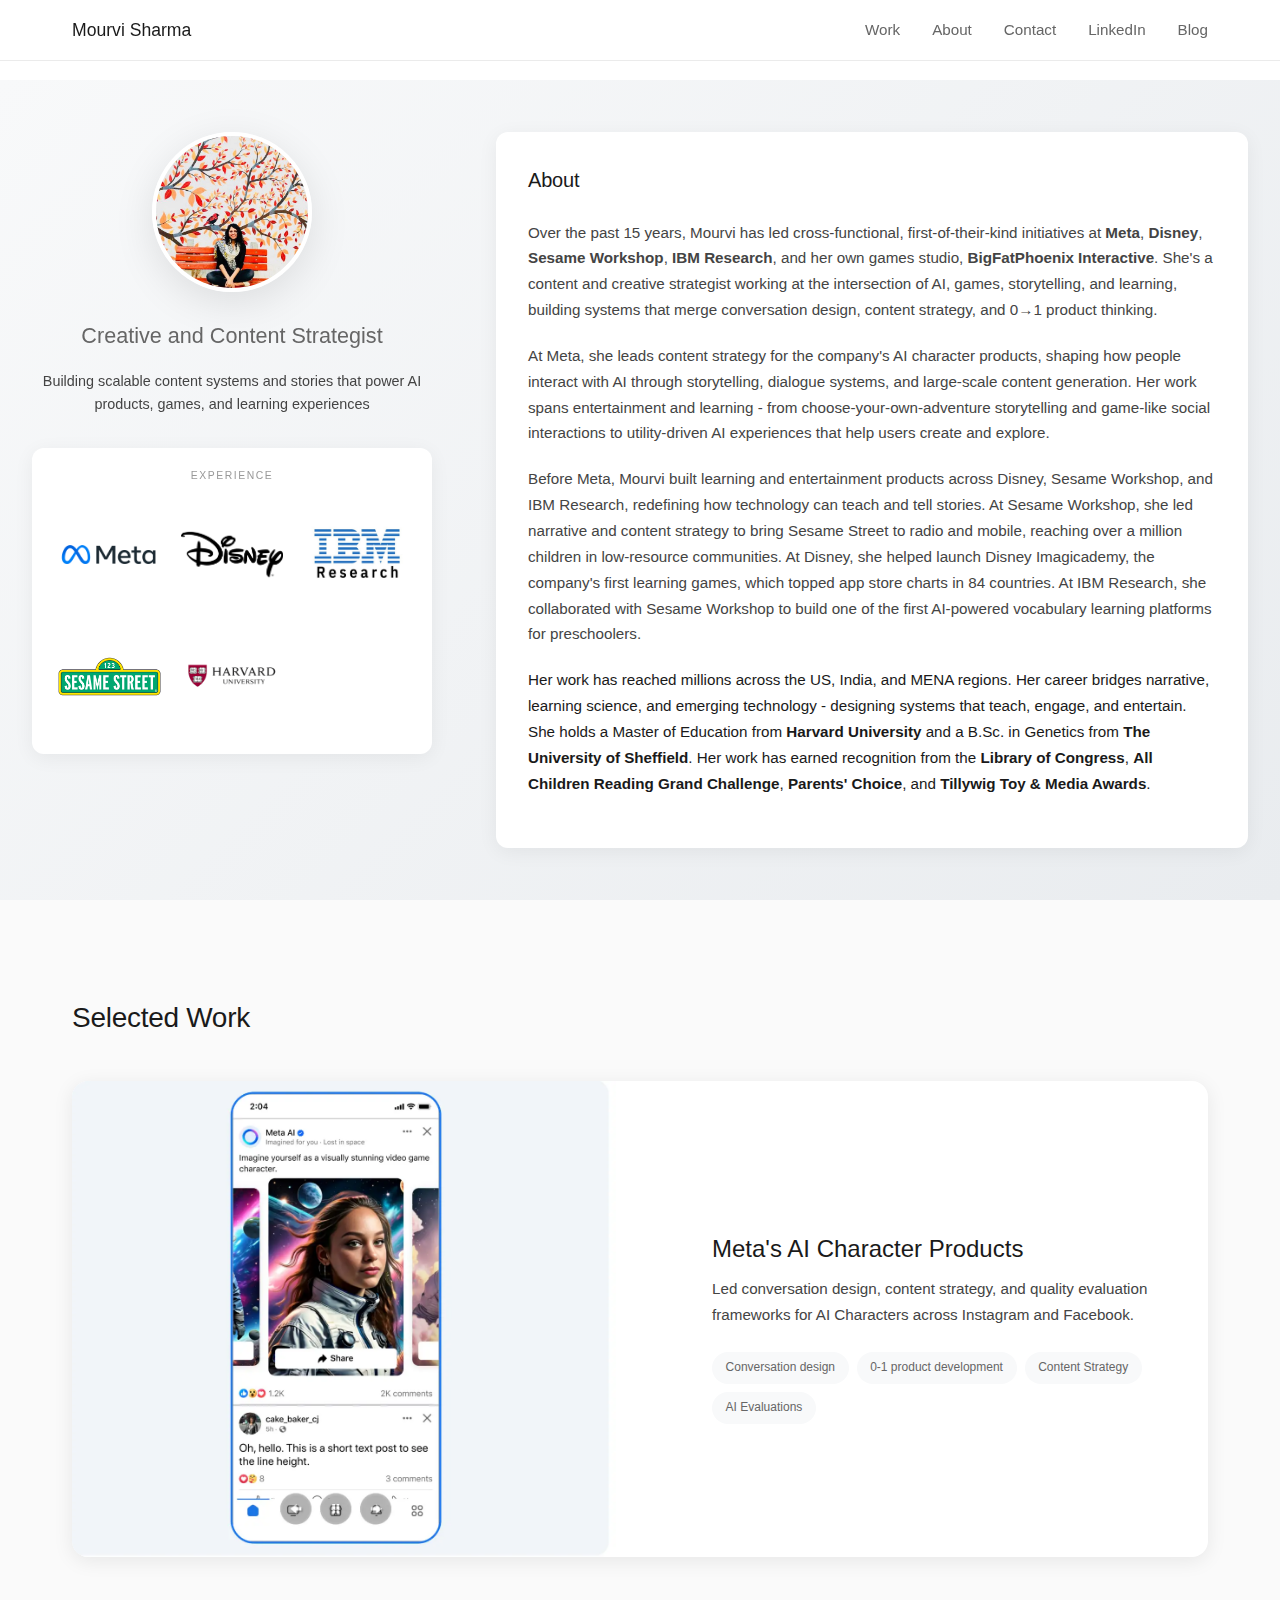
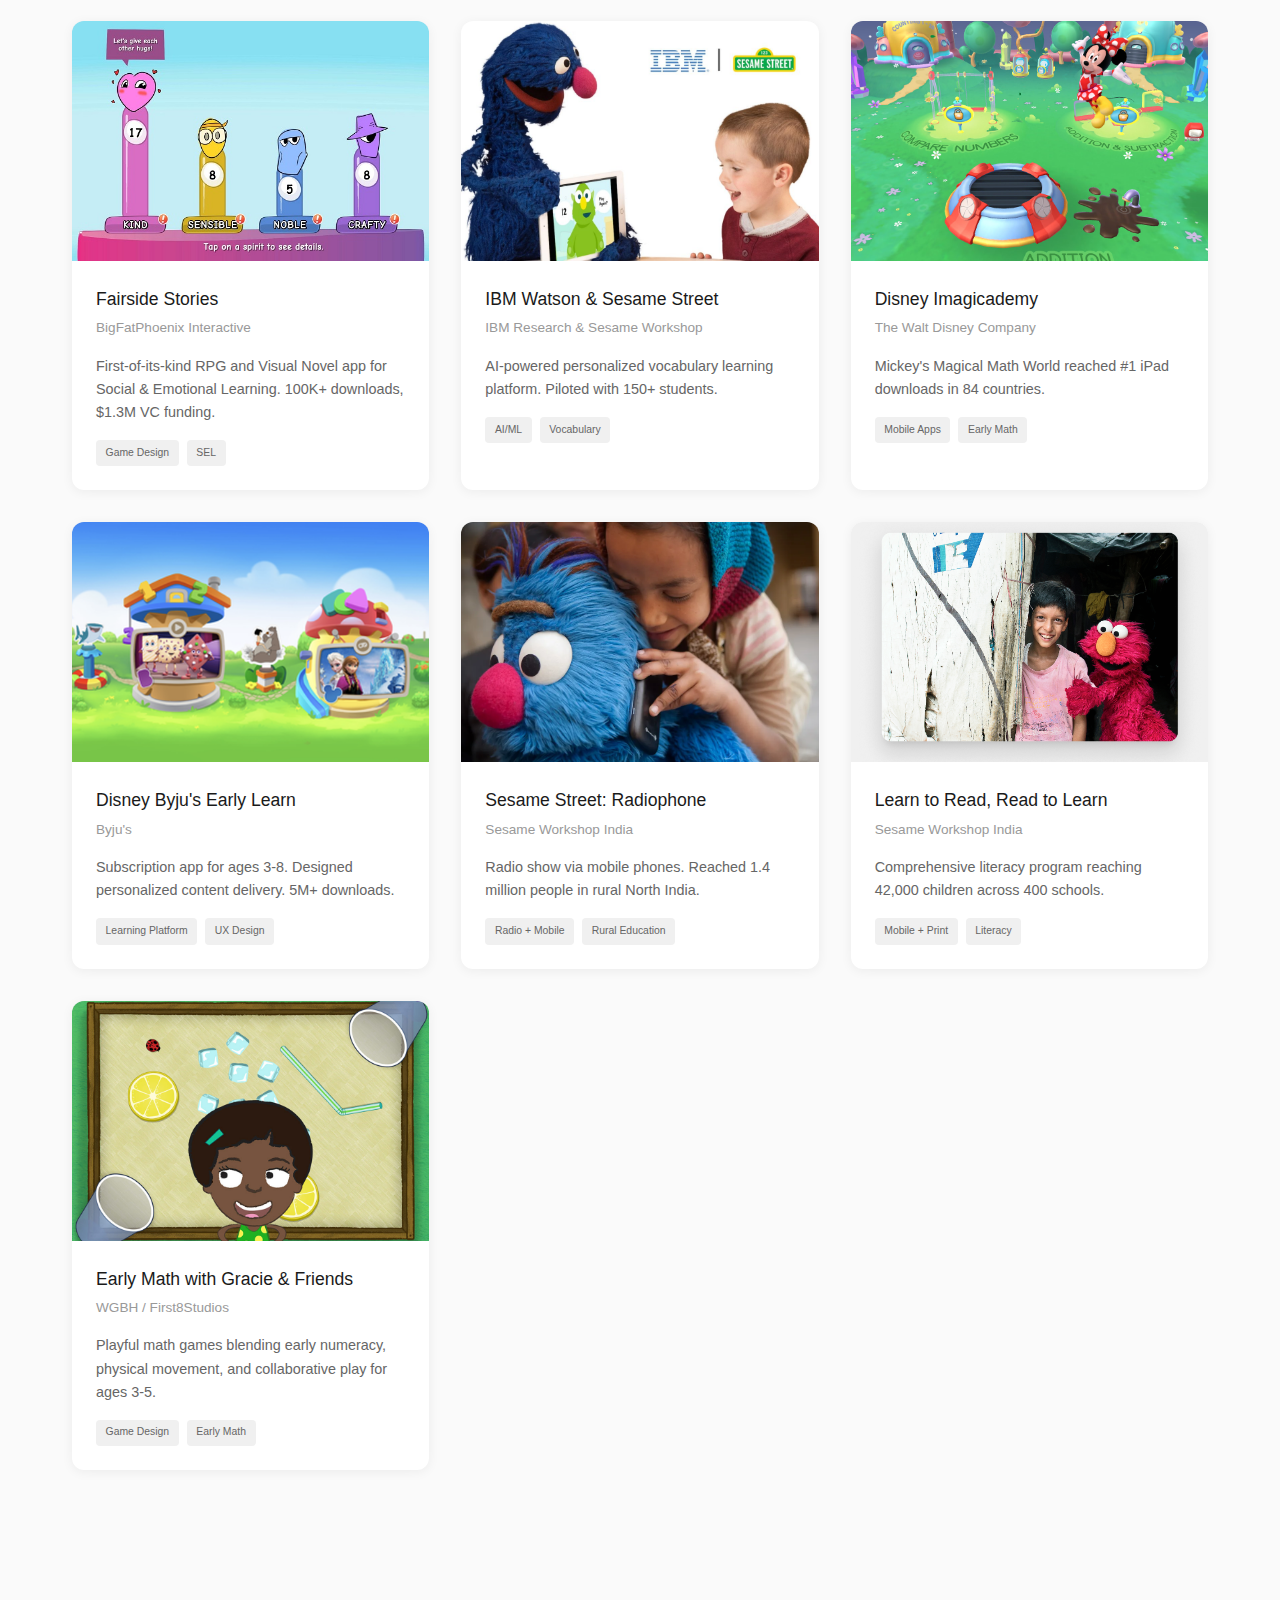
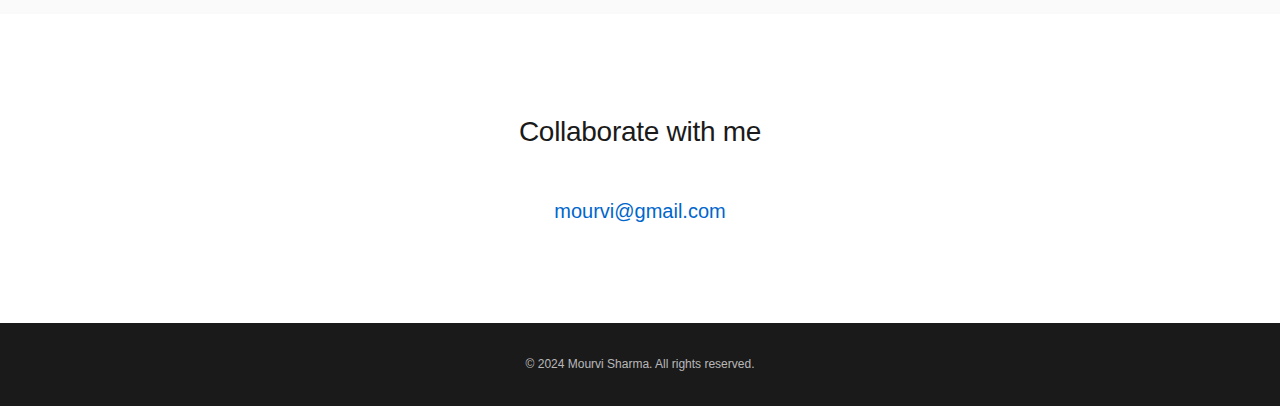
<file: index.html>
<!DOCTYPE html>
<html lang="en">
<head>
    <meta charset="UTF-8">
    <meta name="viewport" content="width=device-width, initial-scale=1.0">
    <title>Mourvi Sharma - Creative and Content Strategist</title>
    <link rel="stylesheet" href="styles-main.css">
</head>
<body>
    <nav class="navbar">
        <div class="nav-container">
            <a href="index.html" class="logo">Mourvi Sharma</a>
            <div class="nav-links">
                <a href="#work">Work</a>
                <a href="#about">About</a>
                <a href="#contact">Contact</a>
                <a href="https://www.linkedin.com/in/mourvi/" target="_blank" rel="noopener noreferrer">LinkedIn</a>
                <a href="https://medium.com/@mourviandbhamini" target="_blank" rel="noopener noreferrer">Blog</a>
            </div>
        </div>
    </nav>

    <main>
        <!-- Hero + About Combined Section -->
        <section class="hero-about-section">
            <div class="hero-about-container">
                <!-- Left Column: Hero Content -->
                <div class="hero-left">
                    <div class="hero-content">
                        <div class="profile-badge">
                            <img src="images/cover/26230184-10102295368335862-144264102828286482-n.jpg" alt="Mourvi Sharma" class="profile-image">
                        </div>
                        <p class="hero-title">Creative and Content Strategist</p>
                        <p class="hero-tagline">Building scalable content systems and stories that power AI products, games, and learning experiences</p>
                    </div>

                    <!-- Company Logos -->
                    <div class="company-logos">
                        <h3>Experience</h3>
                        <div class="logos-grid">
                            <div class="logo-item">
                                <img src="images/logos/[CITYPNG.COM]HD Facebook Meta Logo PNG - 2000x2000.png" alt="Meta">
                            </div>
                            <div class="logo-item">
                                <img src="images/logos/pngegg (5).png" alt="Sesame Workshop">
                            </div>
                            <div class="logo-item">
                                <img src="images/logos/ibm research.jpg" alt="IBM Research">
                            </div>
                            <div class="logo-item">
                                <img src="images/logos/pngegg (4).png" alt="Byju's">
                            </div>
                            <div class="logo-item">
                                <img src="images/logos/6c895e7efa47946d1c38ce6708738b2e.png" alt="Harvard University">
                            </div>
                        </div>
                    </div>
                </div>

                <!-- Right Column: About Content -->
                <div class="about-right" id="about">
                    <h2 class="about-title">About</h2>
                    <div class="about-content" style="font-size: 0.95rem;">
                        <p class="about-text">Over the past 15 years, Mourvi has led cross-functional, first-of-their-kind initiatives at <strong>Meta</strong>, <strong>Disney</strong>, <strong>Sesame Workshop</strong>, <strong>IBM Research</strong>, and her own games studio, <strong>BigFatPhoenix Interactive</strong>. She's a content and creative strategist working at the intersection of AI, games, storytelling, and learning, building systems that merge conversation design, content strategy, and 0→1 product thinking.</p>

                        <p class="about-text">At Meta, she leads content strategy for the company's AI character products, shaping how people interact with AI through storytelling, dialogue systems, and large-scale content generation. Her work spans entertainment and learning - from choose-your-own-adventure storytelling and game-like social interactions to utility-driven AI experiences that help users create and explore.</p>

                        <p class="about-text">Before Meta, Mourvi built learning and entertainment products across Disney, Sesame Workshop, and IBM Research, redefining how technology can teach and tell stories. At Sesame Workshop, she led narrative and content strategy to bring Sesame Street to radio and mobile, reaching over a million children in low-resource communities. At Disney, she helped launch Disney Imagicademy, the company's first learning games, which topped app store charts in 84 countries. At IBM Research, she collaborated with Sesame Workshop to build one of the first AI-powered vocabulary learning platforms for preschoolers.</p>

                        <p class="about-text highlight">Her work has reached millions across the US, India, and MENA regions. Her career bridges narrative, learning science, and emerging technology - designing systems that teach, engage, and entertain. She holds a Master of Education from <strong>Harvard University</strong> and a B.Sc. in Genetics from <strong>The University of Sheffield</strong>. Her work has earned recognition from the <strong>Library of Congress</strong>, <strong>All Children Reading Grand Challenge</strong>, <strong>Parents' Choice</strong>, and <strong>Tillywig Toy & Media Awards</strong>.</p>
                    </div>
                </div>
            </div>
        </section>

        <!-- Selected Work Section -->
        <section id="work" class="work-section">
            <div class="section-container">
                <h2 class="section-title">Selected Work</h2>

                <!-- Featured Project -->
                <a href="meta.html" class="featured-project">
                    <div class="featured-image">
                        <img src="alt/Meta%20images/Thumbnail.webp" alt="Meta's AI Character Products">
                    </div>
                    <div class="featured-content">
                        <div class="project-meta-tags">
                        </div>
                        <h3 class="project-title">Meta's AI Character Products</h3>
                        <p class="project-description">Led conversation design, content strategy, and quality evaluation frameworks for AI Characters across Instagram and Facebook.</p>
                        <div class="project-skills">
                            <span class="skill-tag">Conversation design</span>
                            <span class="skill-tag">0-1 product development</span>
                            <span class="skill-tag">Content Strategy</span>
                            <span class="skill-tag">AI Evaluations</span>
                        </div>
                    </div>
                </a>

                <!-- Projects Grid -->
                <div class="projects-grid">
                    <a href="fairside-stories.html" class="project-card">
                        <div class="project-image">
                            <img src="images/Fairside Stories/Fairside-Stories-07.jpg" alt="Fairside Stories">
                        </div>
                        <div class="project-info">
                            <h4 class="project-name">Fairside Stories</h4>
                            <p class="project-org">BigFatPhoenix Interactive</p>
                            <p class="project-brief">First-of-its-kind RPG and Visual Novel app for Social & Emotional Learning. 100K+ downloads, $1.3M VC funding.</p>
                            <div class="project-tags">
                                <span class="tag-sm">Game Design</span>
                                <span class="tag-sm">SEL</span>
                            </div>
                        </div>
                    </a>

                    <a href="ibm-watson-sesame.html" class="project-card">
                        <div class="project-image">
                            <img src="images/IBM Research and Sesame Workshop/ai-teacher-min-1068x712_orig.jpg" alt="IBM Watson & Sesame Street">
                        </div>
                        <div class="project-info">
                            <h4 class="project-name">IBM Watson & Sesame Street</h4>
                            <p class="project-org">IBM Research & Sesame Workshop</p>
                            <p class="project-brief">AI-powered personalized vocabulary learning platform. Piloted with 150+ students.</p>
                            <div class="project-tags">
                                <span class="tag-sm">AI/ML</span>
                                <span class="tag-sm">Vocabulary</span>
                            </div>
                        </div>
                    </a>

                    <a href="disney-imagicademy.html" class="project-card">
                        <div class="project-image">
                            <img src="images/Disney Imagicademy/disney-spacemath_1.jpg" alt="Disney Imagicademy">
                        </div>
                        <div class="project-info">
                            <h4 class="project-name">Disney Imagicademy</h4>
                            <p class="project-org">The Walt Disney Company</p>
                            <p class="project-brief">Mickey's Magical Math World reached #1 iPad downloads in 84 countries.</p>
                            <div class="project-tags">
                                <span class="tag-sm">Mobile Apps</span>
                                <span class="tag-sm">Early Math</span>
                            </div>
                        </div>
                    </a>

                    <a href="disney-byjus-early-learn.html" class="project-card">
                        <div class="project-image">
                            <img src="images/Disney Byju's Early Learn/world-map.png" alt="Disney Byju's Early Learn">
                        </div>
                        <div class="project-info">
                            <h4 class="project-name">Disney Byju's Early Learn</h4>
                            <p class="project-org">Byju's</p>
                            <p class="project-brief">Subscription app for ages 3-8. Designed personalized content delivery. 5M+ downloads.</p>
                            <div class="project-tags">
                                <span class="tag-sm">Learning Platform</span>
                                <span class="tag-sm">UX Design</span>
                            </div>
                        </div>
                    </a>

                    <a href="radiophone.html" class="project-card">
                        <div class="project-image">
                            <img src="images/Sesame Radiophone/1_tADgaJ1QngmGvSppLFJWQA.webp" alt="Sesame Street Radiophone">
                        </div>
                        <div class="project-info">
                            <h4 class="project-name">Sesame Street: Radiophone</h4>
                            <p class="project-org">Sesame Workshop India</p>
                            <p class="project-brief">Radio show via mobile phones. Reached 1.4 million people in rural North India.</p>
                            <div class="project-tags">
                                <span class="tag-sm">Radio + Mobile</span>
                                <span class="tag-sm">Rural Education</span>
                            </div>
                        </div>
                    </a>

                    <a href="learn-to-read.html" class="project-card">
                        <div class="project-image">
                            <img src="images/Learn to Read/Rectangle-18-1-2.png" alt="Learn to Read">
                        </div>
                        <div class="project-info">
                            <h4 class="project-name">Learn to Read, Read to Learn</h4>
                            <p class="project-org">Sesame Workshop India</p>
                            <p class="project-brief">Comprehensive literacy program reaching 42,000 children across 400 schools.</p>
                            <div class="project-tags">
                                <span class="tag-sm">Mobile + Print</span>
                                <span class="tag-sm">Literacy</span>
                            </div>
                        </div>
                    </a>

                    <a href="first8studios.html" class="project-card">
                        <div class="project-image">
                            <img src="images/early math with gracie and friends/lemonade-main_orig.jpg" alt="Early Math with Gracie & Friends">
                        </div>
                        <div class="project-info">
                            <h4 class="project-name">Early Math with Gracie & Friends</h4>
                            <p class="project-org">WGBH / First8Studios</p>
                            <p class="project-brief">Playful math games blending early numeracy, physical movement, and collaborative play for ages 3-5.</p>
                            <div class="project-tags">
                                <span class="tag-sm">Game Design</span>
                                <span class="tag-sm">Early Math</span>
                            </div>
                        </div>
                    </a>
                </div>

            </div>
        </section>


        <!-- Contact Section -->
        <section id="contact" class="contact-section">
            <div class="section-container">
                <h2 class="section-title">Collaborate with me</h2>
                <a href="mailto:mourvi@gmail.com" class="contact-email">mourvi@gmail.com</a>
            </div>
        </section>
    </main>

    <footer class="footer">
        <div class="footer-container">
            <p>&copy; 2024 Mourvi Sharma. All rights reserved.</p>
        </div>
    </footer>
</body>
</html>
</file>
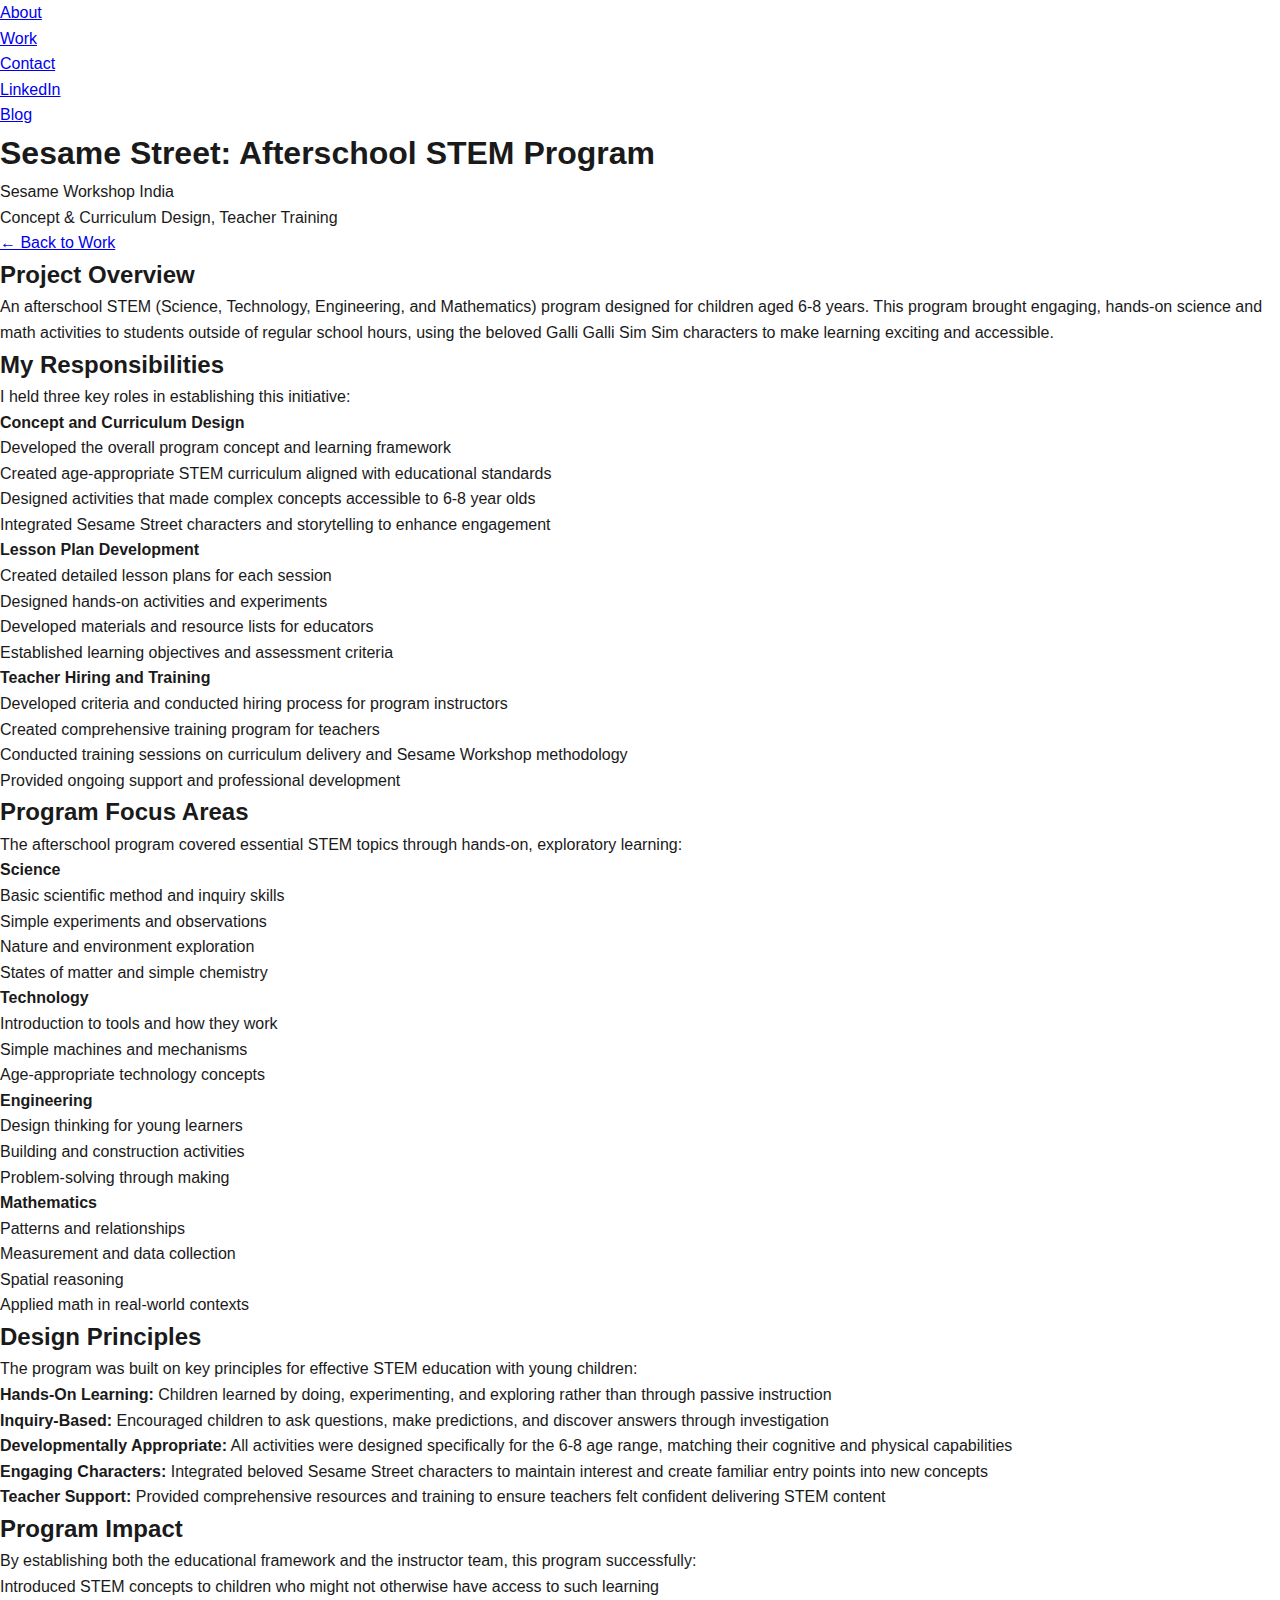
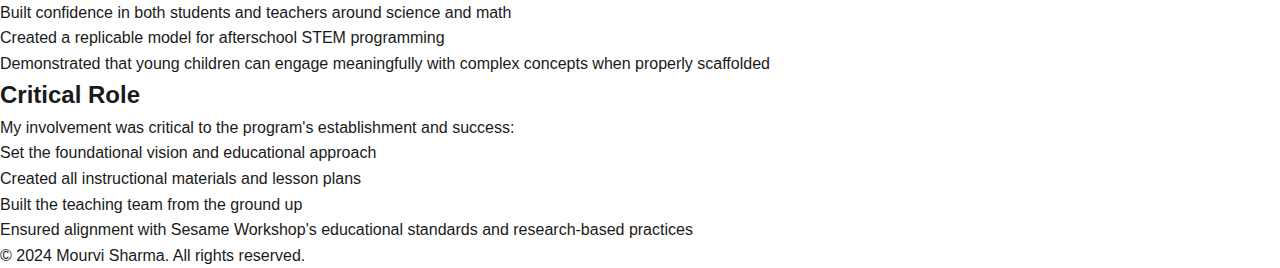
<file: afterschool.html>
<!DOCTYPE html>
<html lang="en">
<head>
    <meta charset="UTF-8">
    <meta name="viewport" content="width=device-width, initial-scale=1.0">
    <title>Sesame Street: Afterschool STEM Program - Mourvi Sharma</title>
    <link rel="stylesheet" href="styles.css">
</head>
<body>
    <nav>
        <ul>
            <li><a href="alt/index.html">About</a></li>
            <li><a href="alt/index.html#work">Work</a></li>
            <li><a href="alt/index.html#contact">Contact</a></li>
            <li><a href="https://www.linkedin.com/in/mourvi/" target="_blank">LinkedIn</a></li>
            <li><a href="https://medium.com/@mourviandbhamini" target="_blank">Blog</a></li>
        </ul>
    </nav>

    <div class="project-hero">
        <h1>Sesame Street: Afterschool STEM Program</h1>
        <p class="project-subtitle">Sesame Workshop India</p>
        <p class="project-subtitle">Concept & Curriculum Design, Teacher Training</p>
    </div>

    <div class="container">
        <a href="alt/index.html#work" class="back-link">← Back to Work</a>

        <section class="project-section">
            <h2>Project Overview</h2>
            <p>An afterschool STEM (Science, Technology, Engineering, and Mathematics) program designed for children aged 6-8 years. This program brought engaging, hands-on science and math activities to students outside of regular school hours, using the beloved Galli Galli Sim Sim characters to make learning exciting and accessible.</p>
        </section>

        <section class="project-section">
            <h2>My Responsibilities</h2>
            <p>I held three key roles in establishing this initiative:</p>

            <h4>Concept and Curriculum Design</h4>
            <ul class="contribution-list">
                <li>Developed the overall program concept and learning framework</li>
                <li>Created age-appropriate STEM curriculum aligned with educational standards</li>
                <li>Designed activities that made complex concepts accessible to 6-8 year olds</li>
                <li>Integrated Sesame Street characters and storytelling to enhance engagement</li>
            </ul>

            <h4>Lesson Plan Development</h4>
            <ul class="contribution-list">
                <li>Created detailed lesson plans for each session</li>
                <li>Designed hands-on activities and experiments</li>
                <li>Developed materials and resource lists for educators</li>
                <li>Established learning objectives and assessment criteria</li>
            </ul>

            <h4>Teacher Hiring and Training</h4>
            <ul class="contribution-list">
                <li>Developed criteria and conducted hiring process for program instructors</li>
                <li>Created comprehensive training program for teachers</li>
                <li>Conducted training sessions on curriculum delivery and Sesame Workshop methodology</li>
                <li>Provided ongoing support and professional development</li>
            </ul>
        </section>

        <section class="project-section">
            <h2>Program Focus Areas</h2>
            <p>The afterschool program covered essential STEM topics through hands-on, exploratory learning:</p>

            <h4>Science</h4>
            <ul class="feature-list">
                <li>Basic scientific method and inquiry skills</li>
                <li>Simple experiments and observations</li>
                <li>Nature and environment exploration</li>
                <li>States of matter and simple chemistry</li>
            </ul>

            <h4>Technology</h4>
            <ul class="feature-list">
                <li>Introduction to tools and how they work</li>
                <li>Simple machines and mechanisms</li>
                <li>Age-appropriate technology concepts</li>
            </ul>

            <h4>Engineering</h4>
            <ul class="feature-list">
                <li>Design thinking for young learners</li>
                <li>Building and construction activities</li>
                <li>Problem-solving through making</li>
            </ul>

            <h4>Mathematics</h4>
            <ul class="feature-list">
                <li>Patterns and relationships</li>
                <li>Measurement and data collection</li>
                <li>Spatial reasoning</li>
                <li>Applied math in real-world contexts</li>
            </ul>
        </section>

        <section class="project-section">
            <h2>Design Principles</h2>
            <p>The program was built on key principles for effective STEM education with young children:</p>
            <ul class="feature-list">
                <li><strong>Hands-On Learning:</strong> Children learned by doing, experimenting, and exploring rather than through passive instruction</li>
                <li><strong>Inquiry-Based:</strong> Encouraged children to ask questions, make predictions, and discover answers through investigation</li>
                <li><strong>Developmentally Appropriate:</strong> All activities were designed specifically for the 6-8 age range, matching their cognitive and physical capabilities</li>
                <li><strong>Engaging Characters:</strong> Integrated beloved Sesame Street characters to maintain interest and create familiar entry points into new concepts</li>
                <li><strong>Teacher Support:</strong> Provided comprehensive resources and training to ensure teachers felt confident delivering STEM content</li>
            </ul>
        </section>

        <section class="project-section">
            <h2>Program Impact</h2>
            <p>By establishing both the educational framework and the instructor team, this program successfully:</p>
            <ul class="feature-list">
                <li>Introduced STEM concepts to children who might not otherwise have access to such learning</li>
                <li>Built confidence in both students and teachers around science and math</li>
                <li>Created a replicable model for afterschool STEM programming</li>
                <li>Demonstrated that young children can engage meaningfully with complex concepts when properly scaffolded</li>
            </ul>
        </section>

        <section class="project-section">
            <h2>Critical Role</h2>
            <p>My involvement was critical to the program's establishment and success:</p>
            <ul class="feature-list">
                <li>Set the foundational vision and educational approach</li>
                <li>Created all instructional materials and lesson plans</li>
                <li>Built the teaching team from the ground up</li>
                <li>Ensured alignment with Sesame Workshop's educational standards and research-based practices</li>
            </ul>
        </section>

    </div>

    <footer>
        <p>&copy; 2024 Mourvi Sharma. All rights reserved.</p>
    </footer>
</body>
</html>
</file>
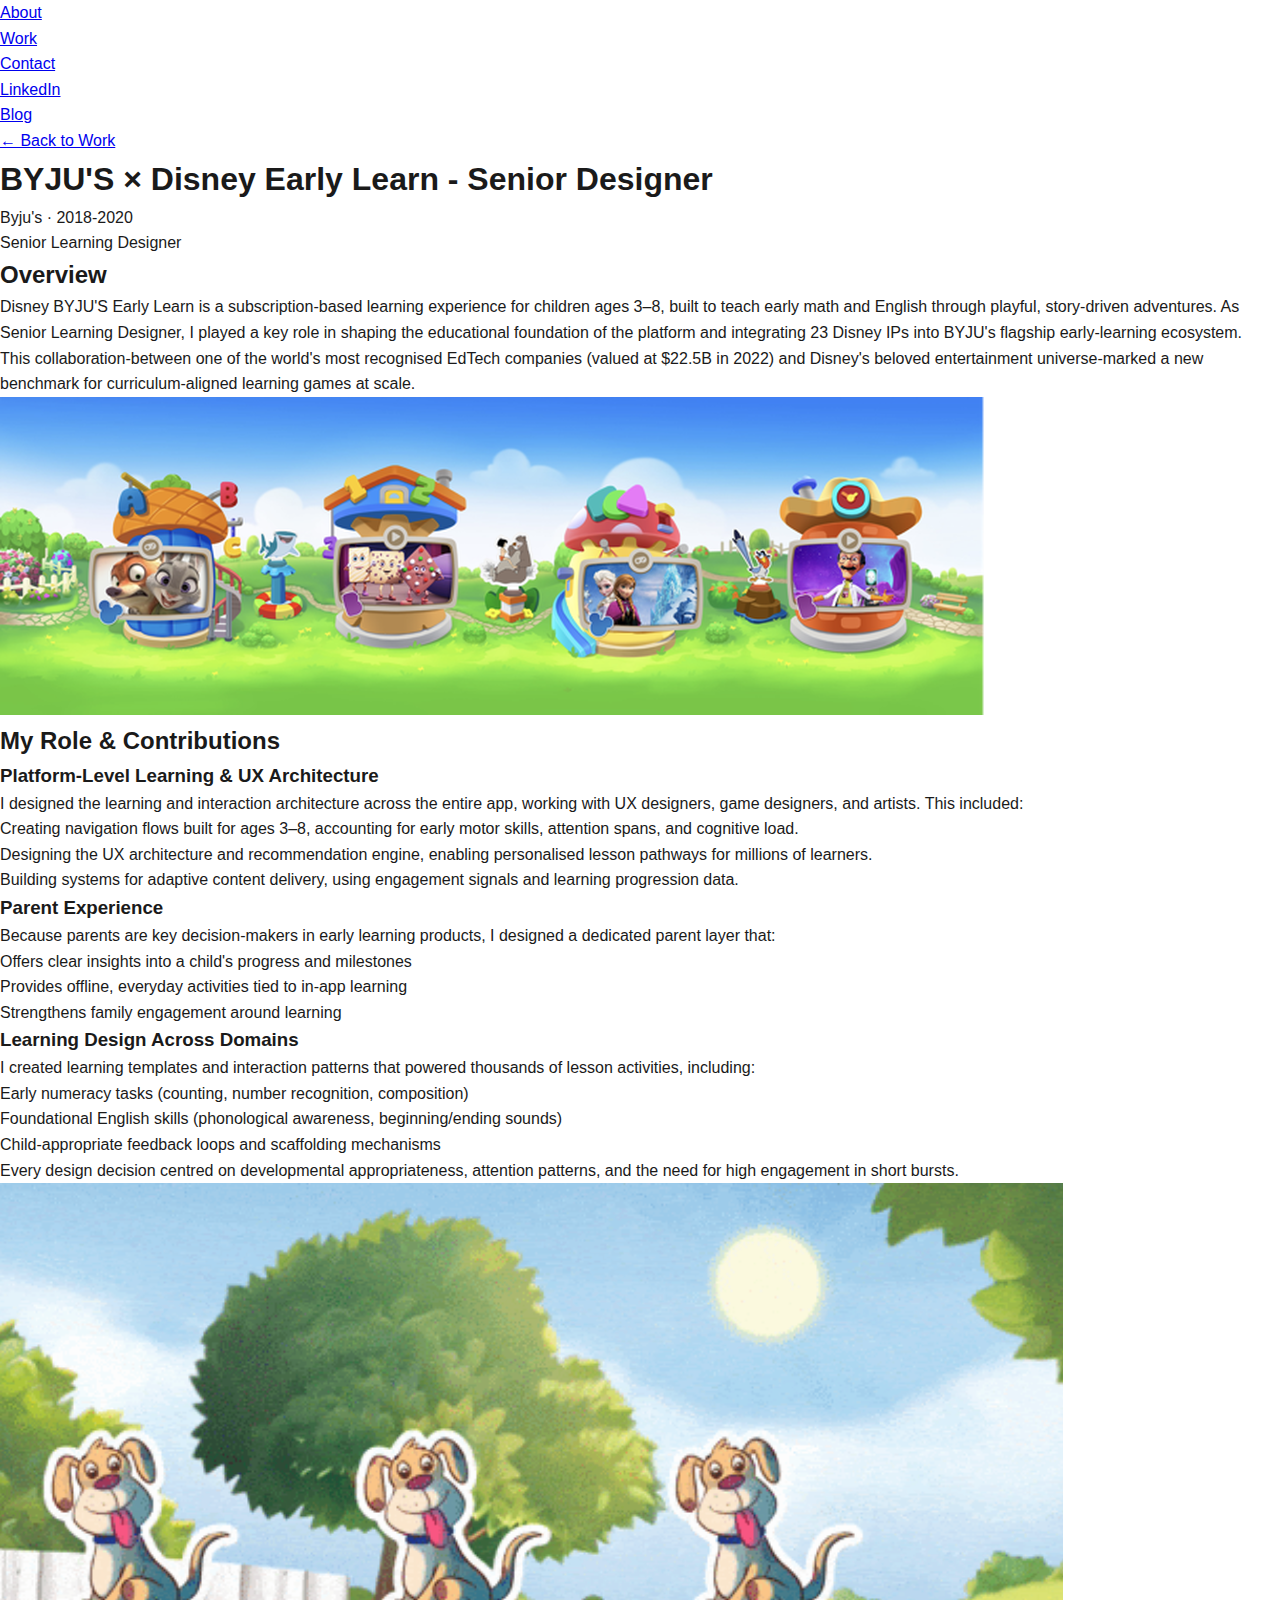
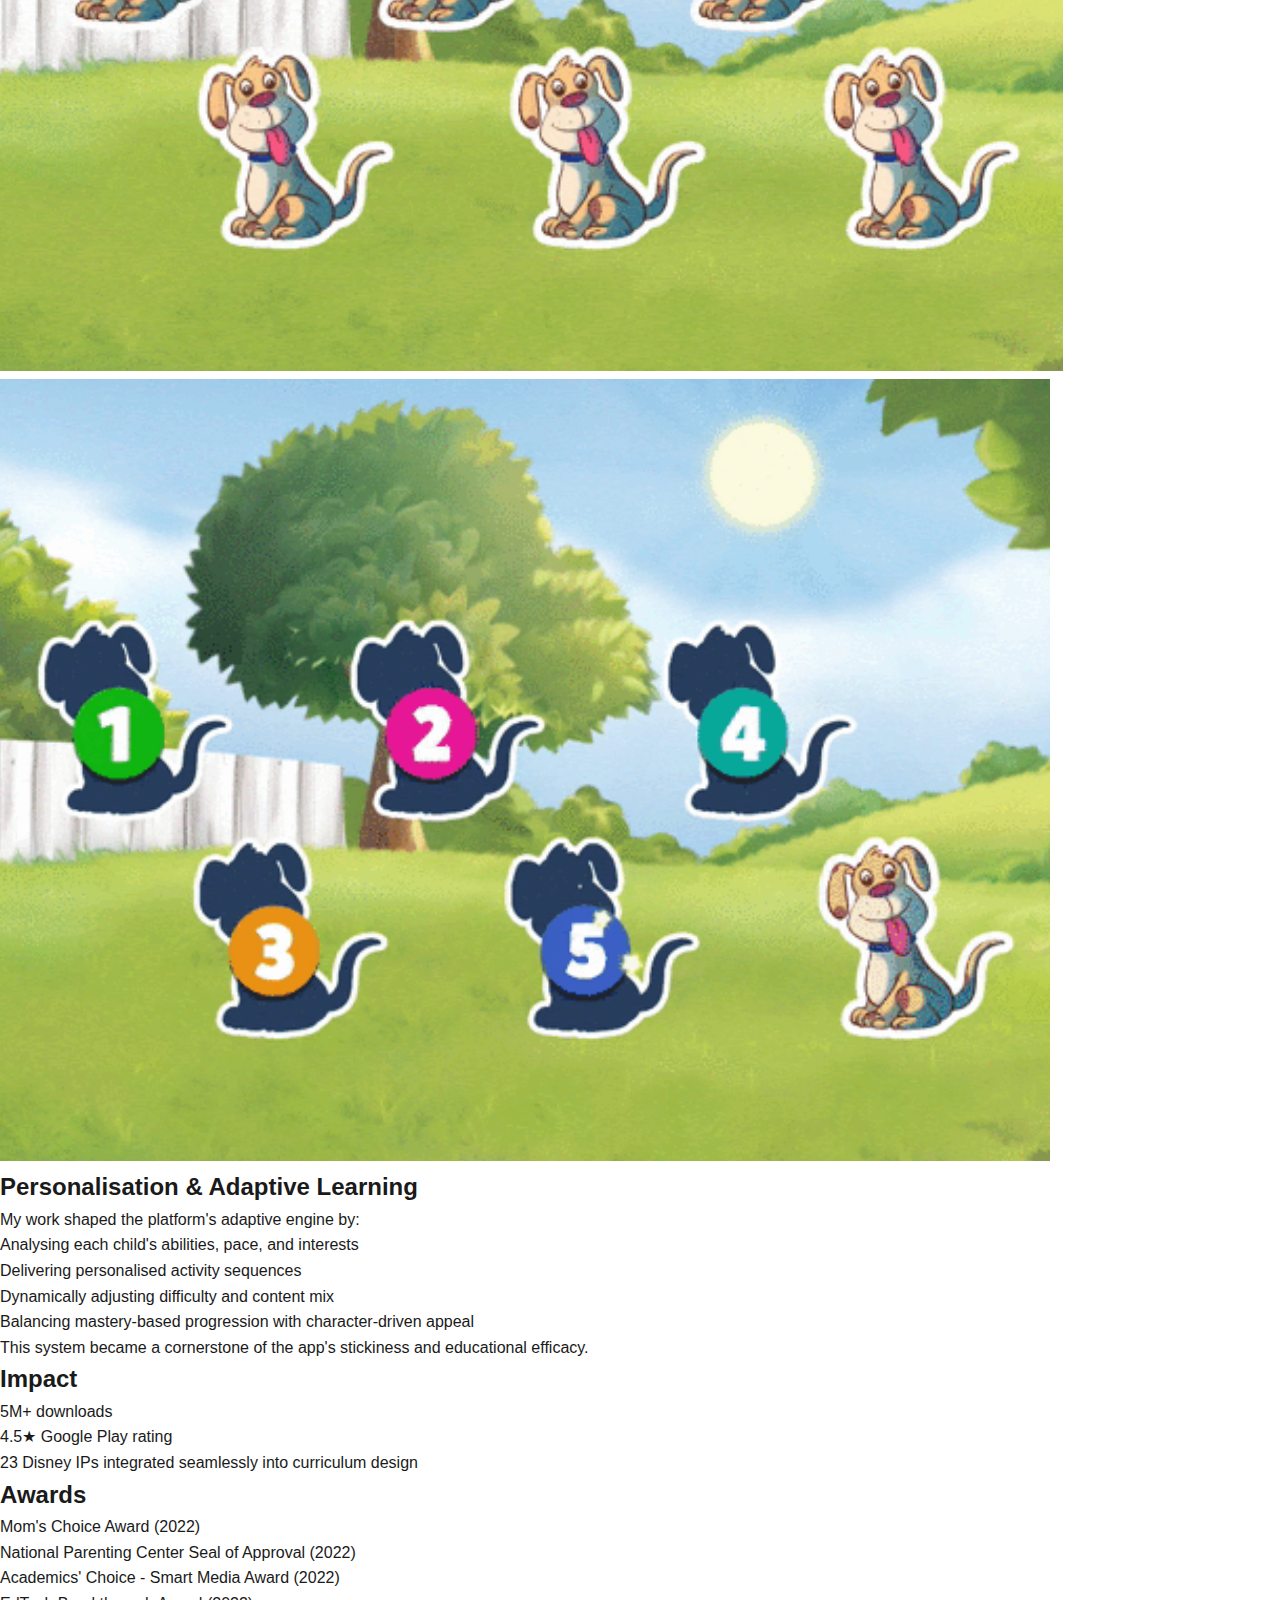
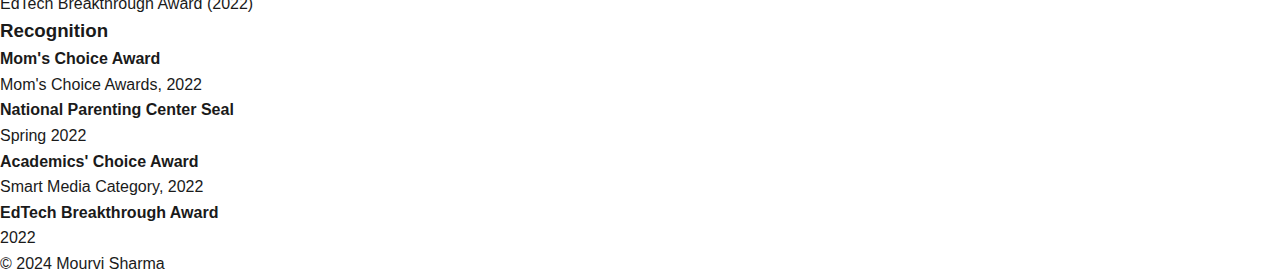
<file: disney-byjus-early-learn.html>
<!DOCTYPE html>
<html lang="en">
<head>
    <meta charset="UTF-8">
    <meta name="viewport" content="width=device-width, initial-scale=1.0">
    <title>Disney Byju's Early Learn - Mourvi Sharma</title>
    <link rel="stylesheet" href="styles.css">
</head>
<body>
    <nav>
        <ul>
            <li><a href="index.html">About</a></li>
            <li><a href="index.html#work">Work</a></li>
            <li><a href="index.html#contact">Contact</a></li>
            <li><a href="https://www.linkedin.com/in/mourvi/" target="_blank">LinkedIn</a></li>
            <li><a href="https://medium.com/@mourviandbhamini" target="_blank">Blog</a></li>
        </ul>
    </nav>

    <div class="project-hero">
        <a href="index.html#work" class="back-link">← Back to Work</a>
        <h1>BYJU'S × Disney Early Learn - Senior Designer</h1>
        <p class="project-subtitle">Byju's · 2018-2020</p>
        <p class="project-subtitle">Senior Learning Designer</p>
    </div>

    <div class="container">
        <div class="project-layout">
            <!-- Main Content -->
            <div class="project-main-content">
                <section class="project-section">
                    <h2>Overview</h2>
                    <p>Disney BYJU'S Early Learn is a subscription-based learning experience for children ages 3–8, built to teach early math and English through playful, story-driven adventures. As Senior Learning Designer, I played a key role in shaping the educational foundation of the platform and integrating 23 Disney IPs into BYJU's flagship early-learning ecosystem.</p>

                    <p>This collaboration-between one of the world's most recognised EdTech companies (valued at $22.5B in 2022) and Disney's beloved entertainment universe-marked a new benchmark for curriculum-aligned learning games at scale.</p>
                </section>

                <div class="image-gallery">
                    <img src="images/Disney Byju's Early Learn/world-map.png" alt="Disney Byju's Early Learn - World Map">
                </div>

                <section class="project-section">
                    <h2>My Role & Contributions</h2>

                    <h3>Platform-Level Learning & UX Architecture</h3>
                    <p>I designed the learning and interaction architecture across the entire app, working with UX designers, game designers, and artists. This included:</p>
                    <ul class="contribution-list">
                        <li>Creating navigation flows built for ages 3–8, accounting for early motor skills, attention spans, and cognitive load.</li>
                        <li>Designing the UX architecture and recommendation engine, enabling personalised lesson pathways for millions of learners.</li>
                        <li>Building systems for adaptive content delivery, using engagement signals and learning progression data.</li>
                    </ul>

                    <h3>Parent Experience</h3>
                    <p>Because parents are key decision-makers in early learning products, I designed a dedicated parent layer that:</p>
                    <ul class="contribution-list">
                        <li>Offers clear insights into a child's progress and milestones</li>
                        <li>Provides offline, everyday activities tied to in-app learning</li>
                        <li>Strengthens family engagement around learning</li>
                    </ul>

                    <h3>Learning Design Across Domains</h3>
                    <p>I created learning templates and interaction patterns that powered thousands of lesson activities, including:</p>
                    <ul class="contribution-list">
                        <li>Early numeracy tasks (counting, number recognition, composition)</li>
                        <li>Foundational English skills (phonological awareness, beginning/ending sounds)</li>
                        <li>Child-appropriate feedback loops and scaffolding mechanisms</li>
                    </ul>
                    <p>Every design decision centred on developmental appropriateness, attention patterns, and the need for high engagement in short bursts.</p>
                </section>

                <div class="image-grid">
                    <img src="images/Disney Byju's Early Learn/screen-shot-2020-01-28-at-12-31-44-am_orig.png" alt="Disney characters learning">
                    <img src="images/Disney Byju's Early Learn/screen-shot-2020-01-28-at-12-18-22-am_orig.png" alt="Interactive activities">
                </div>

                <section class="project-section">
                    <h2>Personalisation & Adaptive Learning</h2>
                    <p>My work shaped the platform's adaptive engine by:</p>
                    <ul class="feature-list">
                        <li>Analysing each child's abilities, pace, and interests</li>
                        <li>Delivering personalised activity sequences</li>
                        <li>Dynamically adjusting difficulty and content mix</li>
                        <li>Balancing mastery-based progression with character-driven appeal</li>
                    </ul>
                    <p>This system became a cornerstone of the app's stickiness and educational efficacy.</p>
                </section>

                <section class="project-section">
                    <h2>Impact</h2>
                    <ul class="feature-list">
                        <li>5M+ downloads</li>
                        <li>4.5★ Google Play rating</li>
                        <li>23 Disney IPs integrated seamlessly into curriculum design</li>
                    </ul>
                </section>

                <section class="project-section">
                    <h2>Awards</h2>
                    <ul class="feature-list">
                        <li>Mom's Choice Award (2022)</li>
                        <li>National Parenting Center Seal of Approval (2022)</li>
                        <li>Academics' Choice - Smart Media Award (2022)</li>
                        <li>EdTech Breakthrough Award (2022)</li>
                    </ul>
                </section>
            </div>

            <!-- Sidebar -->
            <aside class="project-sidebar">
                <div class="sidebar-section">
                    <h3>Recognition</h3>
                    <div class="sidebar-award">
                        <h4>Mom's Choice Award</h4>
                        <p>Mom's Choice Awards, 2022</p>
                    </div>
                    <div class="sidebar-award">
                        <h4>National Parenting Center Seal</h4>
                        <p>Spring 2022</p>
                    </div>
                    <div class="sidebar-award">
                        <h4>Academics' Choice Award</h4>
                        <p>Smart Media Category, 2022</p>
                    </div>
                    <div class="sidebar-award">
                        <h4>EdTech Breakthrough Award</h4>
                        <p>2022</p>
                    </div>
                </div>
            </aside>
        </div>
    </div>

    <footer>
        <p>&copy; 2024 Mourvi Sharma</p>
    </footer>
</body>
</html>
</file>
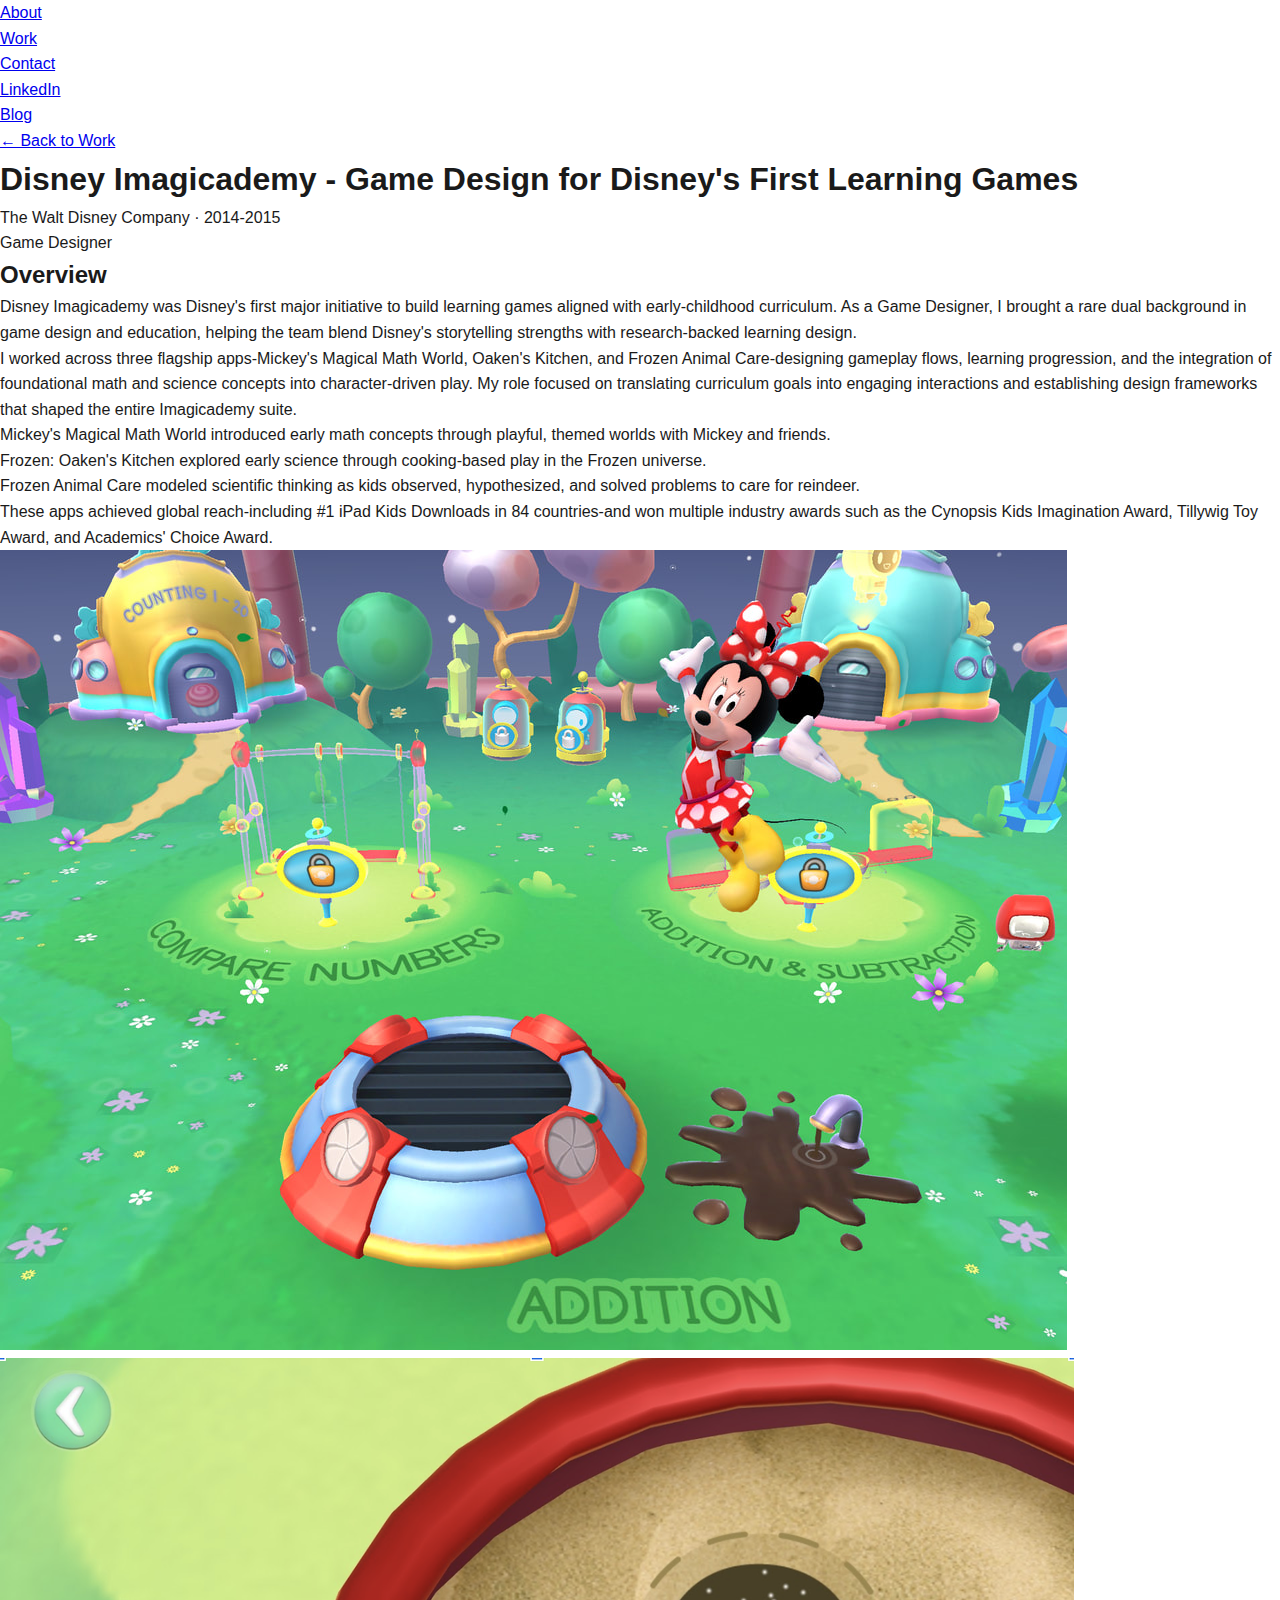
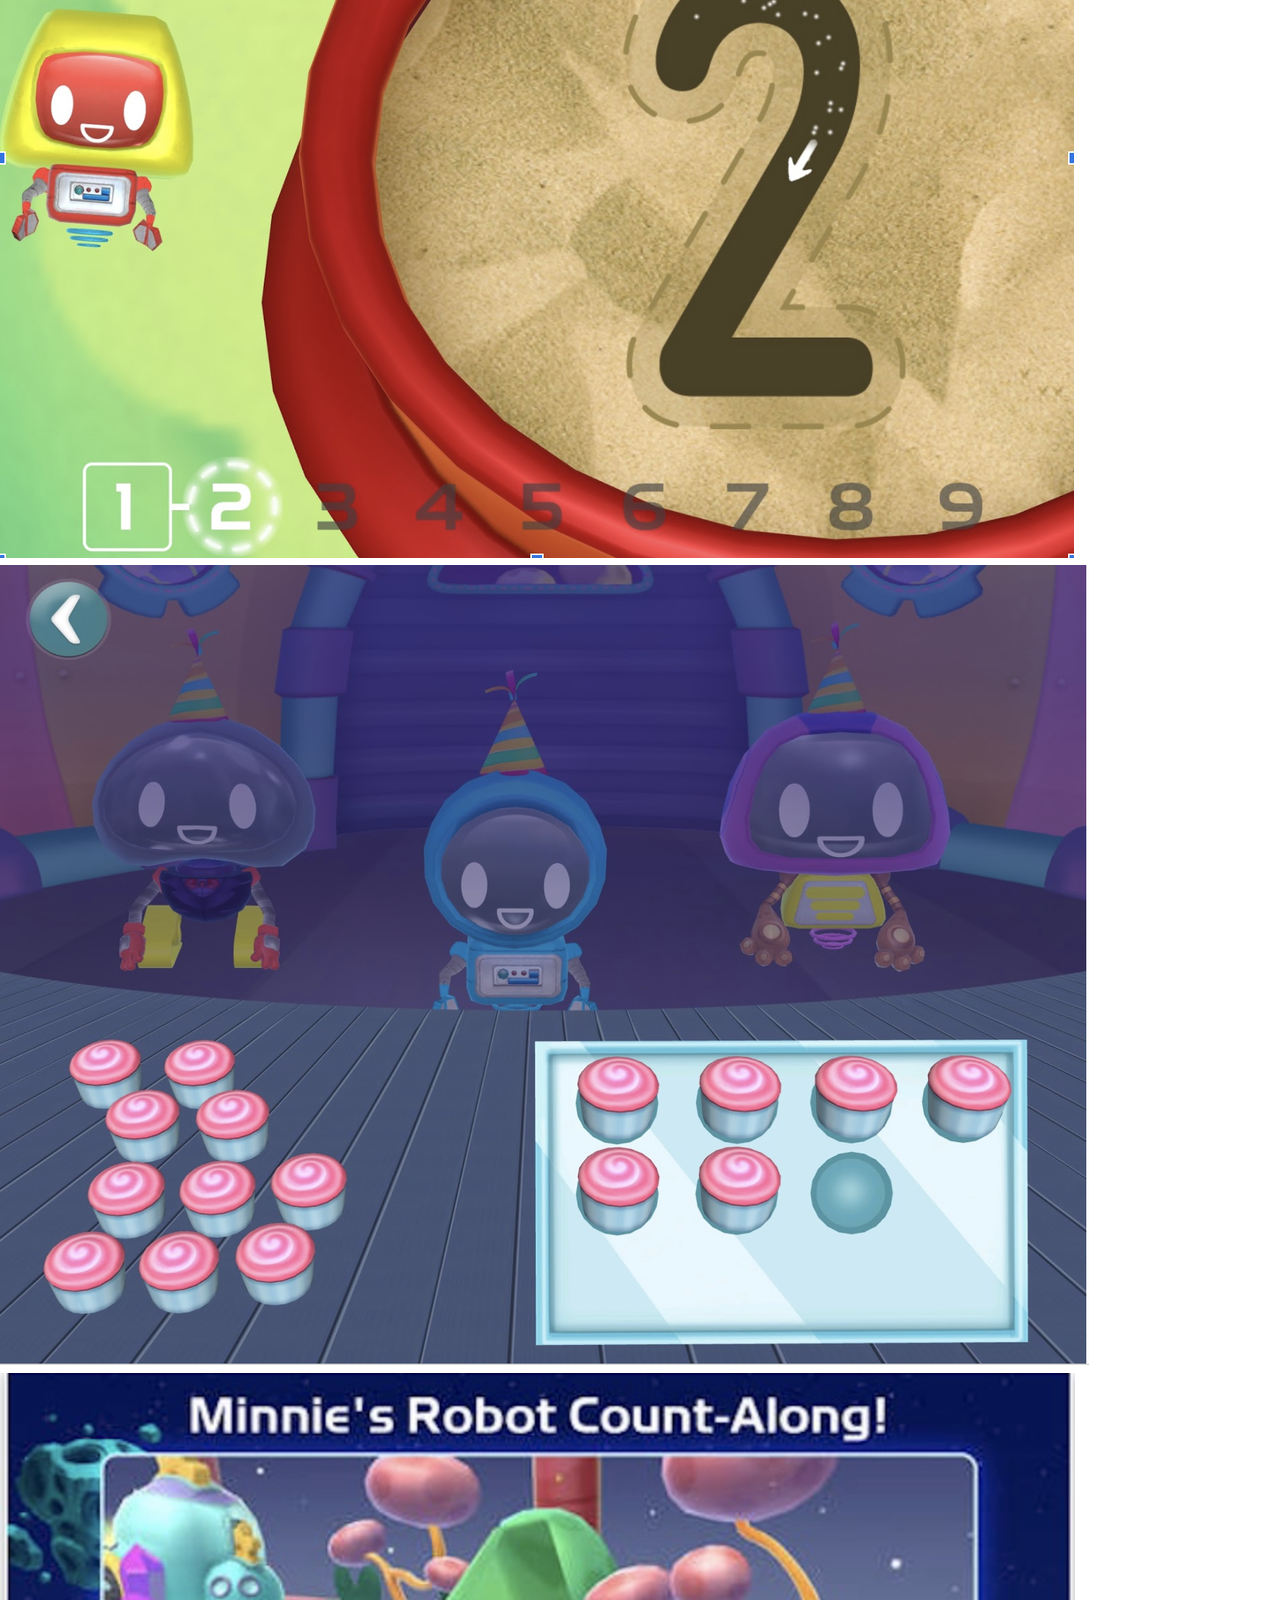
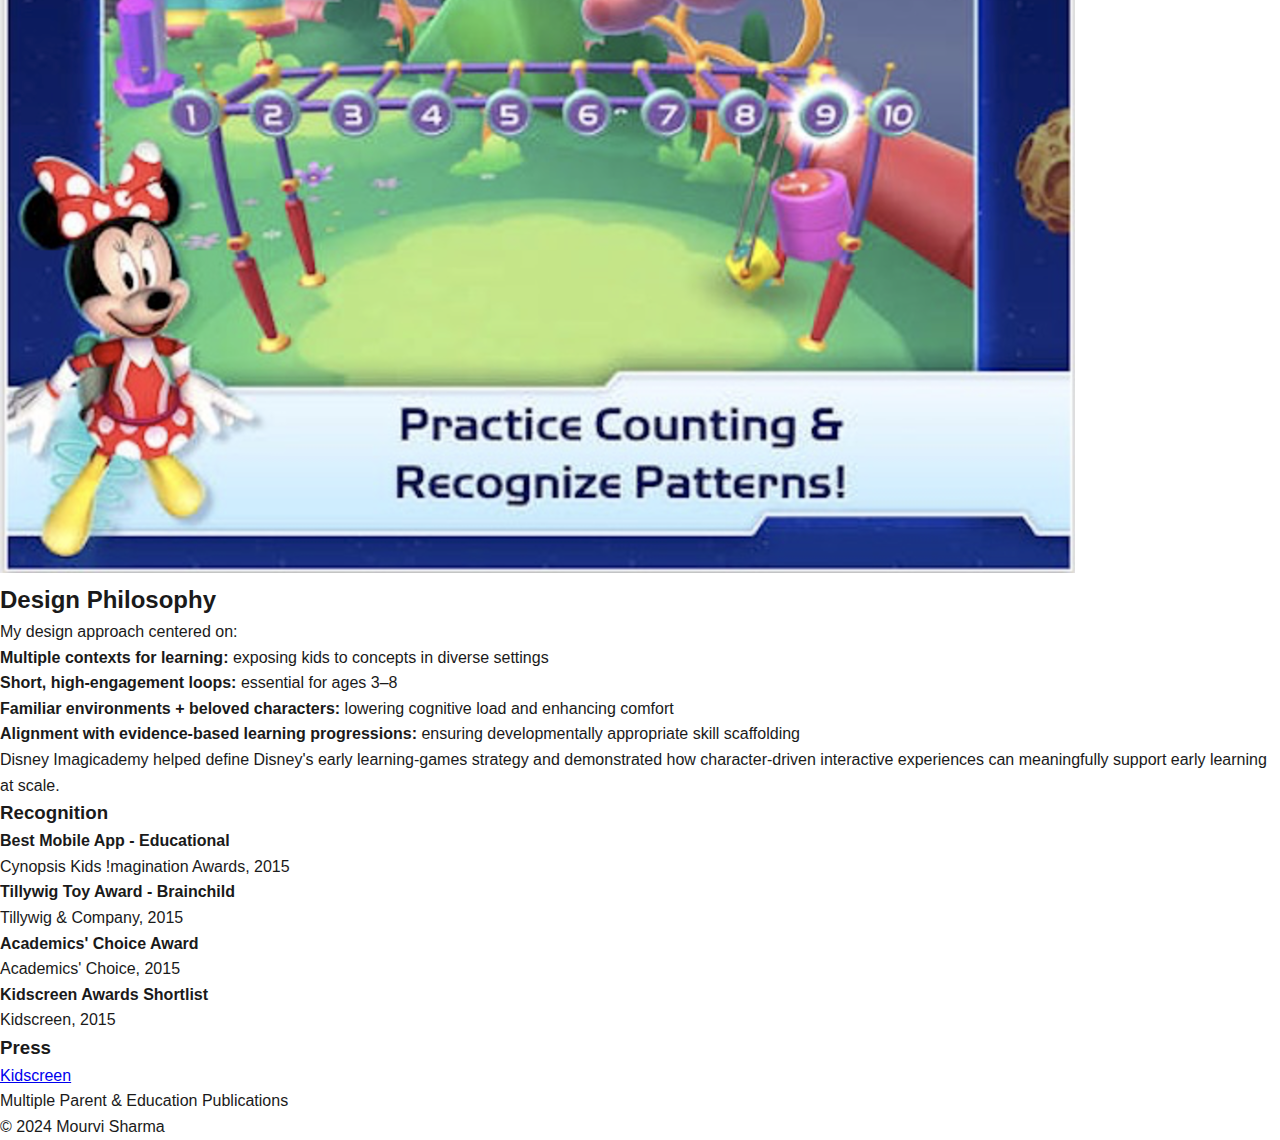
<file: disney-imagicademy.html>
<!DOCTYPE html>
<html lang="en">
<head>
    <meta charset="UTF-8">
    <meta name="viewport" content="width=device-width, initial-scale=1.0">
    <title>Disney Imagicademy - Mourvi Sharma</title>
    <link rel="stylesheet" href="styles.css">
</head>
<body>
    <nav>
        <ul>
            <li><a href="index.html">About</a></li>
            <li><a href="index.html#work">Work</a></li>
            <li><a href="index.html#contact">Contact</a></li>
            <li><a href="https://www.linkedin.com/in/mourvi/" target="_blank">LinkedIn</a></li>
            <li><a href="https://medium.com/@mourviandbhamini" target="_blank">Blog</a></li>
        </ul>
    </nav>

    <div class="project-hero">
        <a href="index.html#work" class="back-link">← Back to Work</a>
        <h1>Disney Imagicademy - Game Design for Disney's First Learning Games</h1>
        <p class="project-subtitle">The Walt Disney Company · 2014-2015</p>
        <p class="project-subtitle">Game Designer</p>
    </div>

    <div class="container">
        <div class="project-layout">
            <!-- Main Content -->
            <div class="project-main-content">
                <section class="project-section">
                    <h2>Overview</h2>
                    <p>Disney Imagicademy was Disney's first major initiative to build learning games aligned with early-childhood curriculum. As a Game Designer, I brought a rare dual background in game design and education, helping the team blend Disney's storytelling strengths with research-backed learning design.</p>

                    <p>I worked across three flagship apps-Mickey's Magical Math World, Oaken's Kitchen, and Frozen Animal Care-designing gameplay flows, learning progression, and the integration of foundational math and science concepts into character-driven play. My role focused on translating curriculum goals into engaging interactions and establishing design frameworks that shaped the entire Imagicademy suite.</p>

                    <p>Mickey's Magical Math World introduced early math concepts through playful, themed worlds with Mickey and friends.</p>
                    <p>Frozen: Oaken's Kitchen explored early science through cooking-based play in the Frozen universe.</p>
                    <p>Frozen Animal Care modeled scientific thinking as kids observed, hypothesized, and solved problems to care for reindeer.</p>

                    <p>These apps achieved global reach-including #1 iPad Kids Downloads in 84 countries-and won multiple industry awards such as the Cynopsis Kids Imagination Award, Tillywig Toy Award, and Academics' Choice Award.</p>
                </section>

                <div class="image-gallery">
                    <img src="images/Disney Imagicademy/disney-spacemath_1.jpg" alt="Mickey's Magical Math World - Space Math">
                </div>

                <div class="image-grid">
                    <img src="images/Disney Imagicademy/screen-shot-2019-07-11-at-3-34-45-pm_orig.png" alt="Disney Imagicademy gameplay">
                    <img src="images/Disney Imagicademy/screen-shot-2019-07-11-at-3-35-25-pm_orig.png" alt="Mickey's math activities">
                    <img src="images/Disney Imagicademy/screen-shot-2019-07-11-at-4-23-33-pm_orig.png" alt="Disney learning experience">
                </div>

                <section class="project-section">
                    <h2>Design Philosophy</h2>
                    <p>My design approach centered on:</p>

                    <p><strong>Multiple contexts for learning:</strong> exposing kids to concepts in diverse settings</p>

                    <p><strong>Short, high-engagement loops:</strong> essential for ages 3–8</p>

                    <p><strong>Familiar environments + beloved characters:</strong> lowering cognitive load and enhancing comfort</p>

                    <p><strong>Alignment with evidence-based learning progressions:</strong> ensuring developmentally appropriate skill scaffolding</p>

                    <p>Disney Imagicademy helped define Disney's early learning-games strategy and demonstrated how character-driven interactive experiences can meaningfully support early learning at scale.</p>
                </section>

            </div>

            <!-- Sidebar -->
            <aside class="project-sidebar">
                <div class="sidebar-section">
                    <h3>Recognition</h3>
                    <div class="sidebar-award">
                        <h4>Best Mobile App - Educational</h4>
                        <p>Cynopsis Kids !magination Awards, 2015</p>
                    </div>
                    <div class="sidebar-award">
                        <h4>Tillywig Toy Award - Brainchild</h4>
                        <p>Tillywig & Company, 2015</p>
                    </div>
                    <div class="sidebar-award">
                        <h4>Academics' Choice Award</h4>
                        <p>Academics' Choice, 2015</p>
                    </div>
                    <div class="sidebar-award">
                        <h4>Kidscreen Awards Shortlist</h4>
                        <p>Kidscreen, 2015</p>
                    </div>
                </div>

                <div class="sidebar-section">
                    <h3>Press</h3>
                    <div class="sidebar-press-item">
                        <a href="https://kidscreen.com/2015/03/03/inside-disneys-imagicademy/" target="_blank">Kidscreen</a>
                    </div>
                    <div class="sidebar-press-item">
                        <a>Multiple Parent & Education Publications</a>
                    </div>
                </div>
            </aside>
        </div>
    </div>

    <footer>
        <p>&copy; 2024 Mourvi Sharma</p>
    </footer>
</body>
</html>
</file>
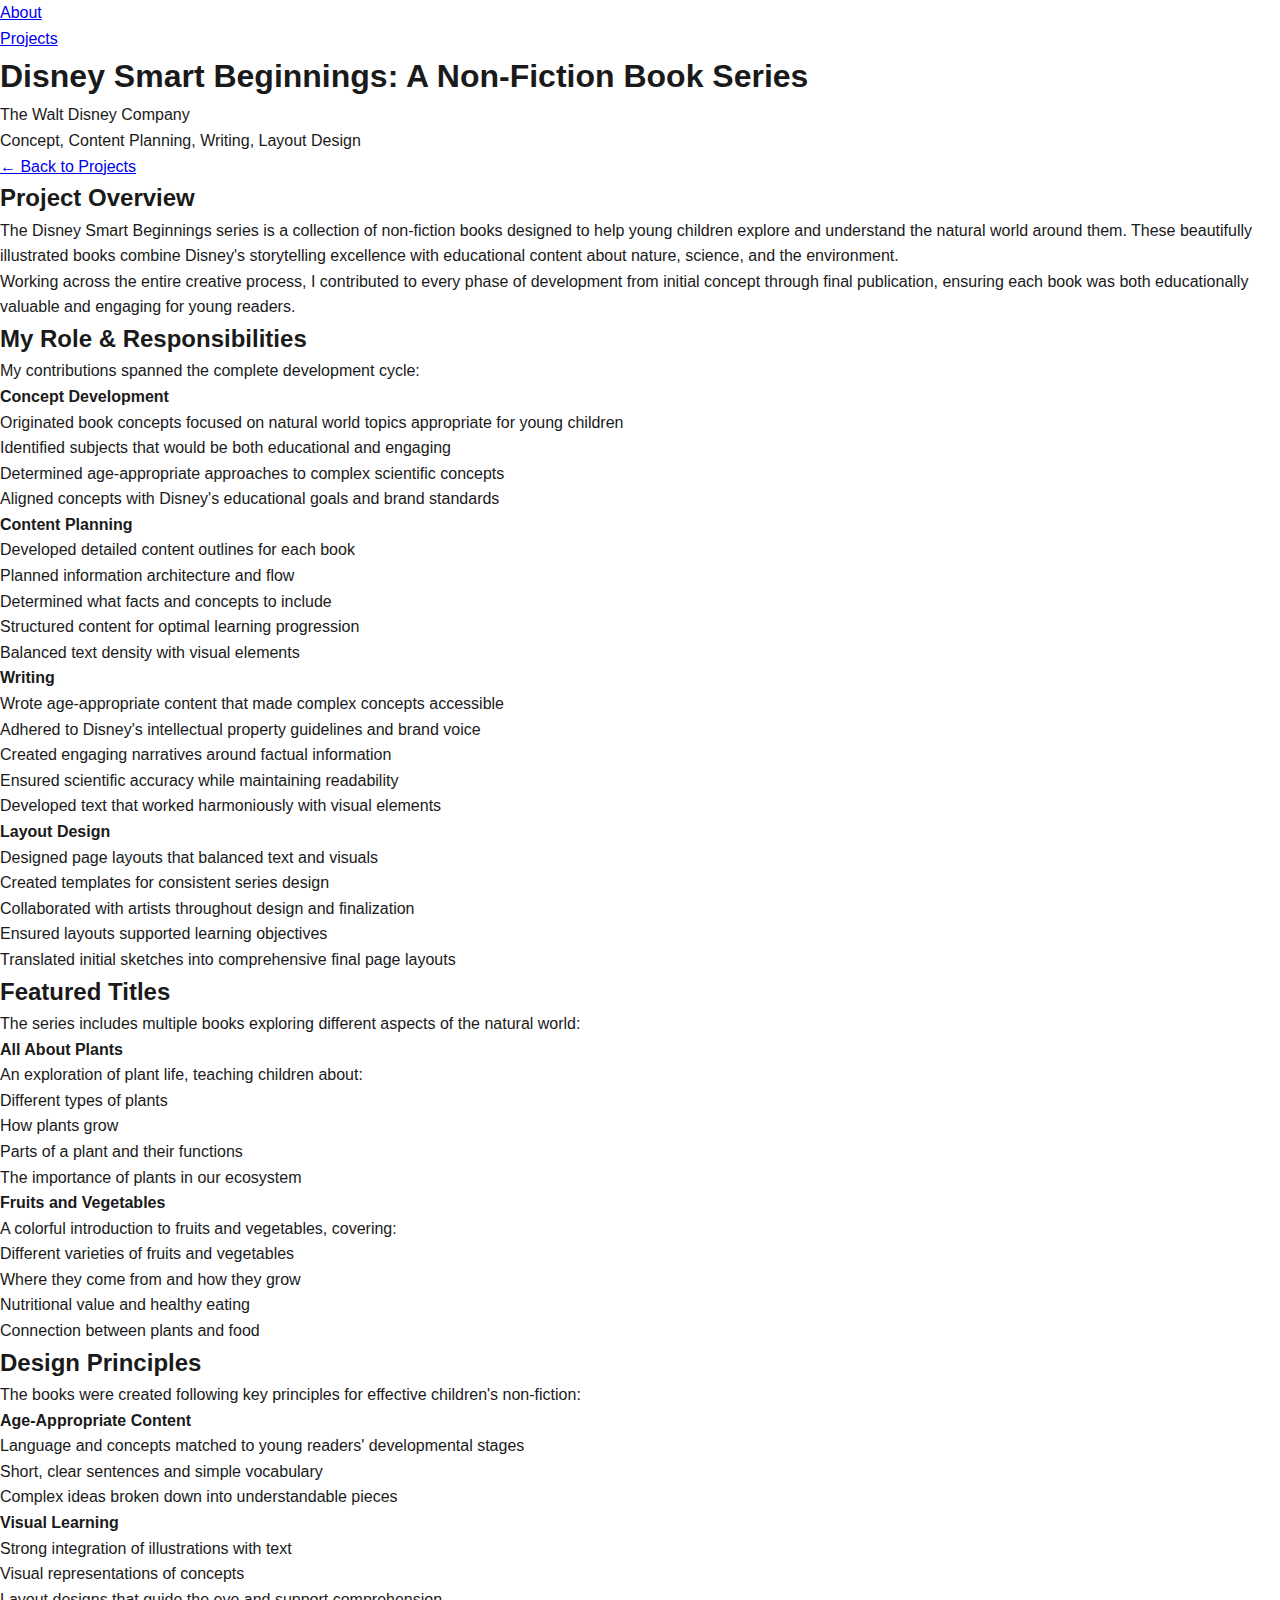
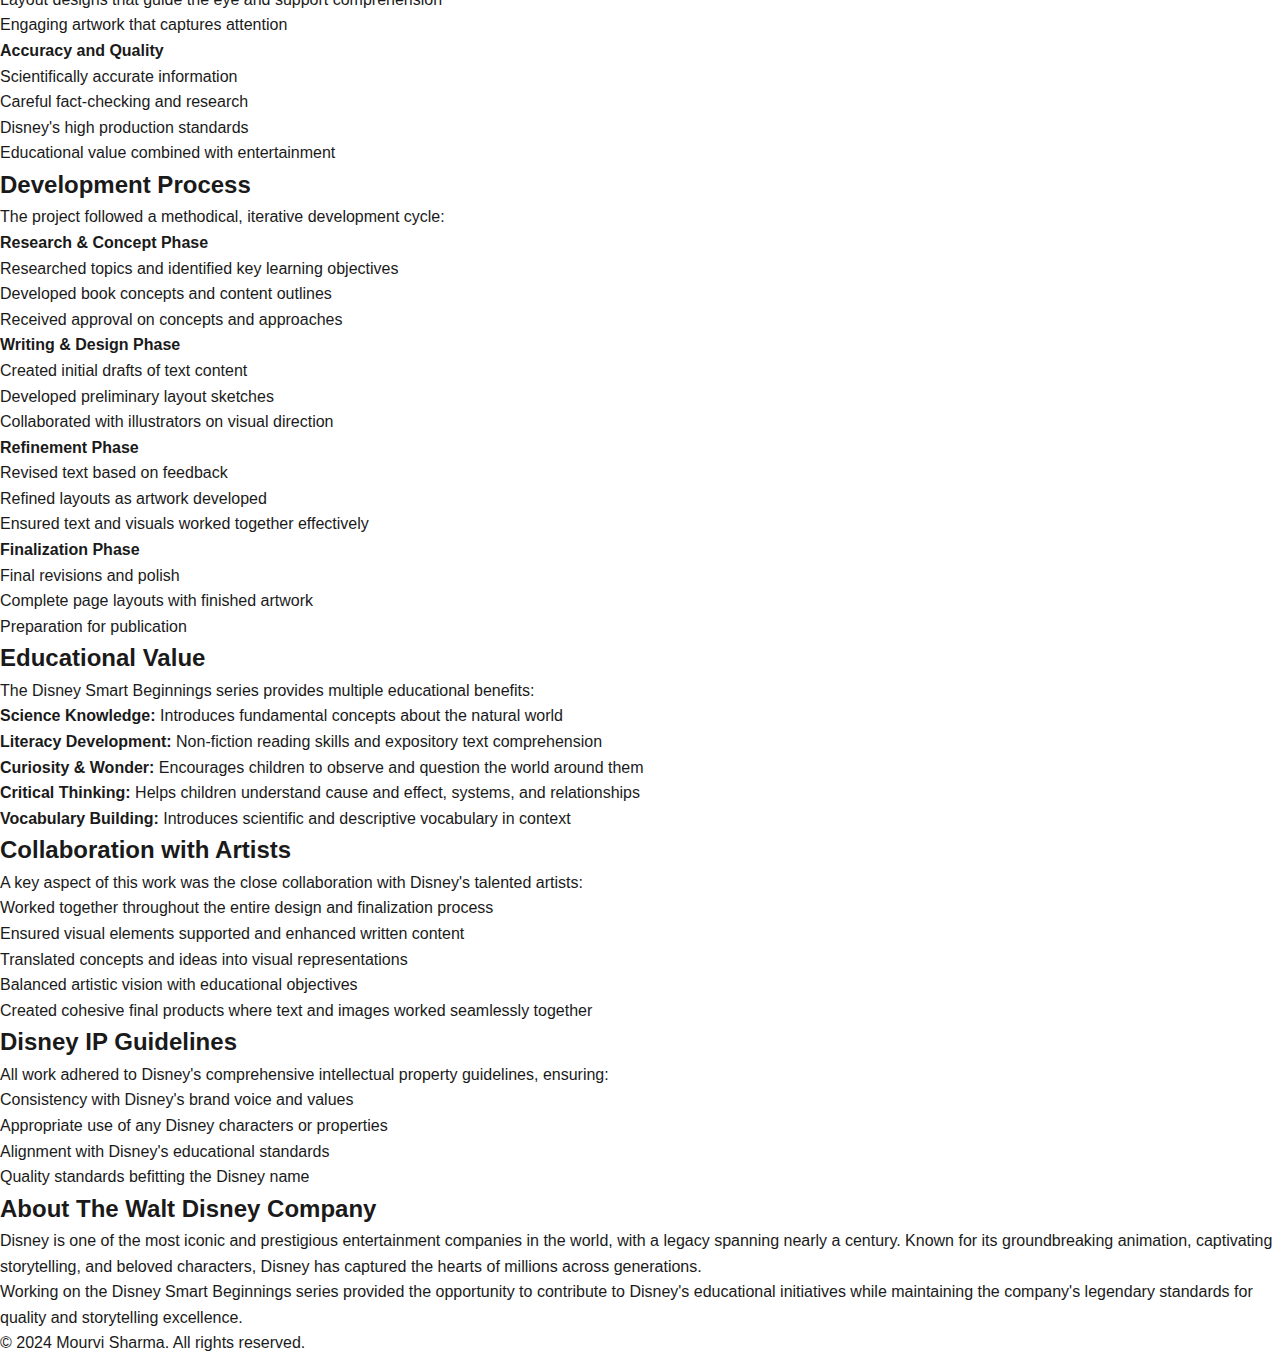
<file: disney-smart-beginnings.html>
<!DOCTYPE html>
<html lang="en">
<head>
    <meta charset="UTF-8">
    <meta name="viewport" content="width=device-width, initial-scale=1.0">
    <title>Disney Smart Beginnings - Mourvi Sharma</title>
    <link rel="stylesheet" href="styles.css">
</head>
<body>
    <nav>
        <ul>
            <li><a href="index.html">About</a></li>
            <li><a href="projects.html">Projects</a></li>
        </ul>
    </nav>

    <div class="project-hero">
        <h1>Disney Smart Beginnings: A Non-Fiction Book Series</h1>
        <p class="project-subtitle">The Walt Disney Company</p>
        <p class="project-subtitle">Concept, Content Planning, Writing, Layout Design</p>
    </div>

    <div class="container">
        <a href="projects.html" class="back-link">← Back to Projects</a>

        <section class="project-section">
            <h2>Project Overview</h2>
            <p>The Disney Smart Beginnings series is a collection of non-fiction books designed to help young children explore and understand the natural world around them. These beautifully illustrated books combine Disney's storytelling excellence with educational content about nature, science, and the environment.</p>

            <p>Working across the entire creative process, I contributed to every phase of development from initial concept through final publication, ensuring each book was both educationally valuable and engaging for young readers.</p>
        </section>

        <section class="project-section">
            <h2>My Role & Responsibilities</h2>
            <p>My contributions spanned the complete development cycle:</p>

            <h4>Concept Development</h4>
            <ul class="contribution-list">
                <li>Originated book concepts focused on natural world topics appropriate for young children</li>
                <li>Identified subjects that would be both educational and engaging</li>
                <li>Determined age-appropriate approaches to complex scientific concepts</li>
                <li>Aligned concepts with Disney's educational goals and brand standards</li>
            </ul>

            <h4>Content Planning</h4>
            <ul class="contribution-list">
                <li>Developed detailed content outlines for each book</li>
                <li>Planned information architecture and flow</li>
                <li>Determined what facts and concepts to include</li>
                <li>Structured content for optimal learning progression</li>
                <li>Balanced text density with visual elements</li>
            </ul>

            <h4>Writing</h4>
            <ul class="contribution-list">
                <li>Wrote age-appropriate content that made complex concepts accessible</li>
                <li>Adhered to Disney's intellectual property guidelines and brand voice</li>
                <li>Created engaging narratives around factual information</li>
                <li>Ensured scientific accuracy while maintaining readability</li>
                <li>Developed text that worked harmoniously with visual elements</li>
            </ul>

            <h4>Layout Design</h4>
            <ul class="contribution-list">
                <li>Designed page layouts that balanced text and visuals</li>
                <li>Created templates for consistent series design</li>
                <li>Collaborated with artists throughout design and finalization</li>
                <li>Ensured layouts supported learning objectives</li>
                <li>Translated initial sketches into comprehensive final page layouts</li>
            </ul>
        </section>

        <section class="project-section">
            <h2>Featured Titles</h2>
            <p>The series includes multiple books exploring different aspects of the natural world:</p>

            <h4>All About Plants</h4>
            <p>An exploration of plant life, teaching children about:</p>
            <ul class="feature-list">
                <li>Different types of plants</li>
                <li>How plants grow</li>
                <li>Parts of a plant and their functions</li>
                <li>The importance of plants in our ecosystem</li>
            </ul>

            <h4>Fruits and Vegetables</h4>
            <p>A colorful introduction to fruits and vegetables, covering:</p>
            <ul class="feature-list">
                <li>Different varieties of fruits and vegetables</li>
                <li>Where they come from and how they grow</li>
                <li>Nutritional value and healthy eating</li>
                <li>Connection between plants and food</li>
            </ul>
        </section>

        <section class="project-section">
            <h2>Design Principles</h2>
            <p>The books were created following key principles for effective children's non-fiction:</p>

            <h4>Age-Appropriate Content</h4>
            <ul class="feature-list">
                <li>Language and concepts matched to young readers' developmental stages</li>
                <li>Short, clear sentences and simple vocabulary</li>
                <li>Complex ideas broken down into understandable pieces</li>
            </ul>

            <h4>Visual Learning</h4>
            <ul class="feature-list">
                <li>Strong integration of illustrations with text</li>
                <li>Visual representations of concepts</li>
                <li>Layout designs that guide the eye and support comprehension</li>
                <li>Engaging artwork that captures attention</li>
            </ul>

            <h4>Accuracy and Quality</h4>
            <ul class="feature-list">
                <li>Scientifically accurate information</li>
                <li>Careful fact-checking and research</li>
                <li>Disney's high production standards</li>
                <li>Educational value combined with entertainment</li>
            </ul>
        </section>

        <section class="project-section">
            <h2>Development Process</h2>
            <p>The project followed a methodical, iterative development cycle:</p>

            <h4>Research & Concept Phase</h4>
            <ul class="feature-list">
                <li>Researched topics and identified key learning objectives</li>
                <li>Developed book concepts and content outlines</li>
                <li>Received approval on concepts and approaches</li>
            </ul>

            <h4>Writing & Design Phase</h4>
            <ul class="feature-list">
                <li>Created initial drafts of text content</li>
                <li>Developed preliminary layout sketches</li>
                <li>Collaborated with illustrators on visual direction</li>
            </ul>

            <h4>Refinement Phase</h4>
            <ul class="feature-list">
                <li>Revised text based on feedback</li>
                <li>Refined layouts as artwork developed</li>
                <li>Ensured text and visuals worked together effectively</li>
            </ul>

            <h4>Finalization Phase</h4>
            <ul class="feature-list">
                <li>Final revisions and polish</li>
                <li>Complete page layouts with finished artwork</li>
                <li>Preparation for publication</li>
            </ul>
        </section>

        <section class="project-section">
            <h2>Educational Value</h2>
            <p>The Disney Smart Beginnings series provides multiple educational benefits:</p>
            <ul class="feature-list">
                <li><strong>Science Knowledge:</strong> Introduces fundamental concepts about the natural world</li>
                <li><strong>Literacy Development:</strong> Non-fiction reading skills and expository text comprehension</li>
                <li><strong>Curiosity & Wonder:</strong> Encourages children to observe and question the world around them</li>
                <li><strong>Critical Thinking:</strong> Helps children understand cause and effect, systems, and relationships</li>
                <li><strong>Vocabulary Building:</strong> Introduces scientific and descriptive vocabulary in context</li>
            </ul>
        </section>

        <section class="project-section">
            <h2>Collaboration with Artists</h2>
            <p>A key aspect of this work was the close collaboration with Disney's talented artists:</p>
            <ul class="feature-list">
                <li>Worked together throughout the entire design and finalization process</li>
                <li>Ensured visual elements supported and enhanced written content</li>
                <li>Translated concepts and ideas into visual representations</li>
                <li>Balanced artistic vision with educational objectives</li>
                <li>Created cohesive final products where text and images worked seamlessly together</li>
            </ul>
        </section>

        <section class="project-section">
            <h2>Disney IP Guidelines</h2>
            <p>All work adhered to Disney's comprehensive intellectual property guidelines, ensuring:</p>
            <ul class="feature-list">
                <li>Consistency with Disney's brand voice and values</li>
                <li>Appropriate use of any Disney characters or properties</li>
                <li>Alignment with Disney's educational standards</li>
                <li>Quality standards befitting the Disney name</li>
            </ul>
        </section>

        <section class="project-section">
            <h2>About The Walt Disney Company</h2>
            <p>Disney is one of the most iconic and prestigious entertainment companies in the world, with a legacy spanning nearly a century. Known for its groundbreaking animation, captivating storytelling, and beloved characters, Disney has captured the hearts of millions across generations.</p>

            <p>Working on the Disney Smart Beginnings series provided the opportunity to contribute to Disney's educational initiatives while maintaining the company's legendary standards for quality and storytelling excellence.</p>
        </section>
    </div>

    <footer>
        <p>&copy; 2024 Mourvi Sharma. All rights reserved.</p>
    </footer>
</body>
</html>
</file>
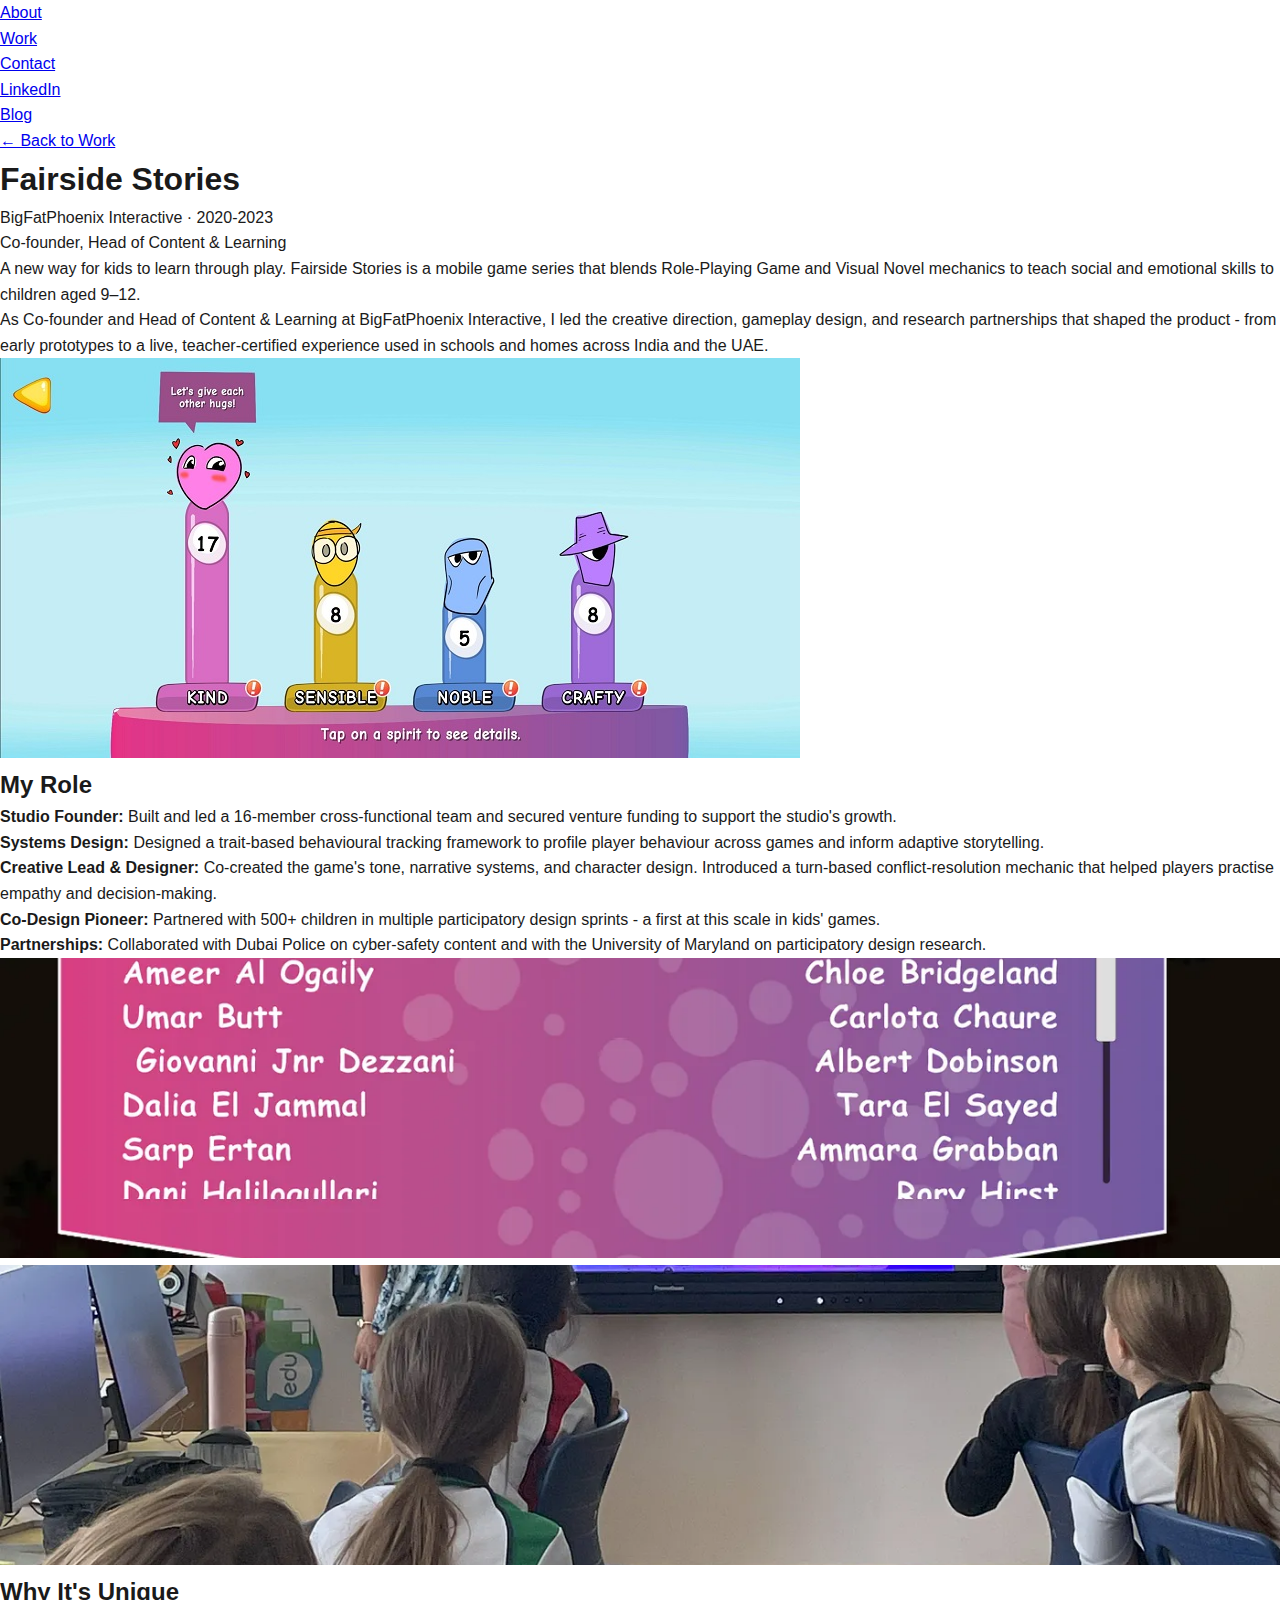
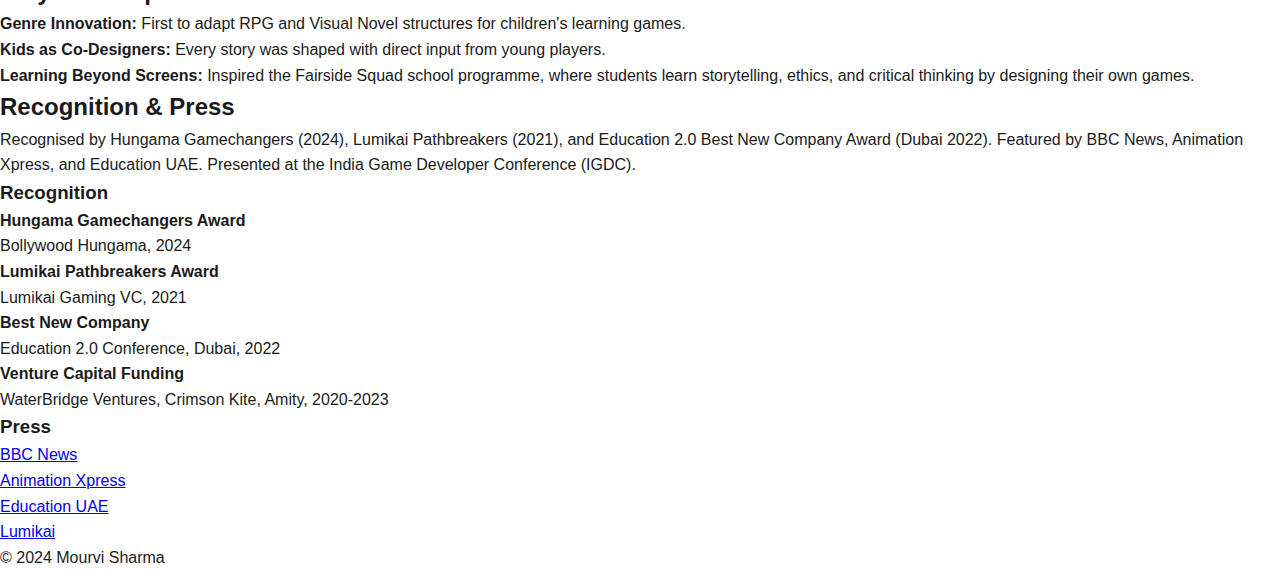
<file: fairside-stories.html>
<!DOCTYPE html>
<html lang="en">
<head>
    <meta charset="UTF-8">
    <meta name="viewport" content="width=device-width, initial-scale=1.0">
    <title>Fairside Stories - BigFatPhoenix Interactive - Mourvi Sharma</title>
    <link rel="stylesheet" href="styles.css">
</head>
<body>
    <nav>
        <ul>
            <li><a href="alt/index.html">About</a></li>
            <li><a href="alt/index.html#work">Work</a></li>
            <li><a href="alt/index.html#contact">Contact</a></li>
            <li><a href="https://www.linkedin.com/in/mourvi/" target="_blank">LinkedIn</a></li>
            <li><a href="https://medium.com/@mourviandbhamini" target="_blank">Blog</a></li>
        </ul>
    </nav>

    <div class="project-hero">
        <a href="alt/index.html#work" class="back-link">← Back to Work</a>
        <h1>Fairside Stories</h1>
        <p class="project-subtitle">BigFatPhoenix Interactive · 2020-2023</p>
        <p class="project-subtitle">Co-founder, Head of Content & Learning</p>
    </div>

    <div class="container">
        <div class="project-layout">
            <!-- Main Content -->
            <div class="project-main-content">
                <section class="project-section">
                    <p>A new way for kids to learn through play. Fairside Stories is a mobile game series that blends Role-Playing Game and Visual Novel mechanics to teach social and emotional skills to children aged 9–12.</p>

                    <p>As Co-founder and Head of Content & Learning at BigFatPhoenix Interactive, I led the creative direction, gameplay design, and research partnerships that shaped the product - from early prototypes to a live, teacher-certified experience used in schools and homes across India and the UAE.</p>
                </section>

                <div class="image-gallery">
                    <img src="images/Fairside Stories/Fairside-Stories-07.jpg" alt="Fairside Stories gameplay">
                </div>

                <section class="project-section">
                    <h2>My Role</h2>
                    <ul class="contribution-list">
                        <li><strong>Studio Founder:</strong> Built and led a 16-member cross-functional team and secured venture funding to support the studio's growth.</li>

                        <li><strong>Systems Design:</strong> Designed a trait-based behavioural tracking framework to profile player behaviour across games and inform adaptive storytelling.</li>

                        <li><strong>Creative Lead & Designer:</strong> Co-created the game's tone, narrative systems, and character design. Introduced a turn-based conflict-resolution mechanic that helped players practise empathy and decision-making.</li>

                        <li><strong>Co-Design Pioneer:</strong> Partnered with 500+ children in multiple participatory design sprints - a first at this scale in kids' games.</li>

                        <li><strong>Partnerships:</strong> Collaborated with Dubai Police on cyber-safety content and with the University of Maryland on participatory design research.</li>
                    </ul>
                </section>

                <div class="image-grid" style="grid-template-columns: 1fr 1fr;">
                    <img src="images/Fairside Stories/1_X2UW61zawtoiJk-UwWKwdg.webp" alt="Fairside Stories interface" style="width: 100%; height: 300px; object-fit: cover;">
                    <img src="images/Fairside Stories/1_OkSQpMGfGaSX0UydHGwL9Q.webp" alt="Fairside Stories characters" style="width: 100%; height: 300px; object-fit: cover;">
                </div>

                <section class="project-section">
                    <h2>Why It's Unique</h2>
                    <ul class="feature-list">
                        <li><strong>Genre Innovation:</strong> First to adapt RPG and Visual Novel structures for children's learning games.</li>

                        <li><strong>Kids as Co-Designers:</strong> Every story was shaped with direct input from young players.</li>

                        <li><strong>Learning Beyond Screens:</strong> Inspired the Fairside Squad school programme, where students learn storytelling, ethics, and critical thinking by designing their own games.</li>
                    </ul>
                </section>

                <section class="project-section">
                    <h2>Recognition & Press</h2>
                    <p>Recognised by Hungama Gamechangers (2024), Lumikai Pathbreakers (2021), and Education 2.0 Best New Company Award (Dubai 2022). Featured by BBC News, Animation Xpress, and Education UAE. Presented at the India Game Developer Conference (IGDC).</p>
                </section>
            </div>

            <!-- Sidebar -->
            <aside class="project-sidebar">
                <div class="sidebar-section">
                    <h3>Recognition</h3>
                    <div class="sidebar-award">
                        <h4>Hungama Gamechangers Award</h4>
                        <p>Bollywood Hungama, 2024</p>
                    </div>
                    <div class="sidebar-award">
                        <h4>Lumikai Pathbreakers Award</h4>
                        <p>Lumikai Gaming VC, 2021</p>
                    </div>
                    <div class="sidebar-award">
                        <h4>Best New Company</h4>
                        <p>Education 2.0 Conference, Dubai, 2022</p>
                    </div>
                    <div class="sidebar-award">
                        <h4>Venture Capital Funding</h4>
                        <p>WaterBridge Ventures, Crimson Kite, Amity, 2020-2023</p>
                    </div>
                </div>

                <div class="sidebar-section">
                    <h3>Press</h3>
                    <div class="sidebar-press-item">
                        <a href="https://www.bbc.com/news/business-66739966" target="_blank">BBC News</a>
                    </div>
                    <div class="sidebar-press-item">
                        <a href="https://www.animationxpress.com/games/learning-social-and-ethical-decision-making-skills-through-games-is-the-way-forward-says-fairside-stories-creator/" target="_blank">Animation Xpress</a>
                    </div>
                    <div class="sidebar-press-item">
                        <a href="https://www.education-uae.com/repton-al-barsha-champions-game-development-skills-among-students/" target="_blank">Education UAE</a>
                    </div>
                    <div class="sidebar-press-item">
                        <a href="https://www.lumikai.com/post/lumikai-pathbreakers" target="_blank">Lumikai</a>
                    </div>
                </div>
            </aside>
        </div>
    </div>

    <footer>
        <p>&copy; 2024 Mourvi Sharma</p>
    </footer>
</body>
</html>
</file>
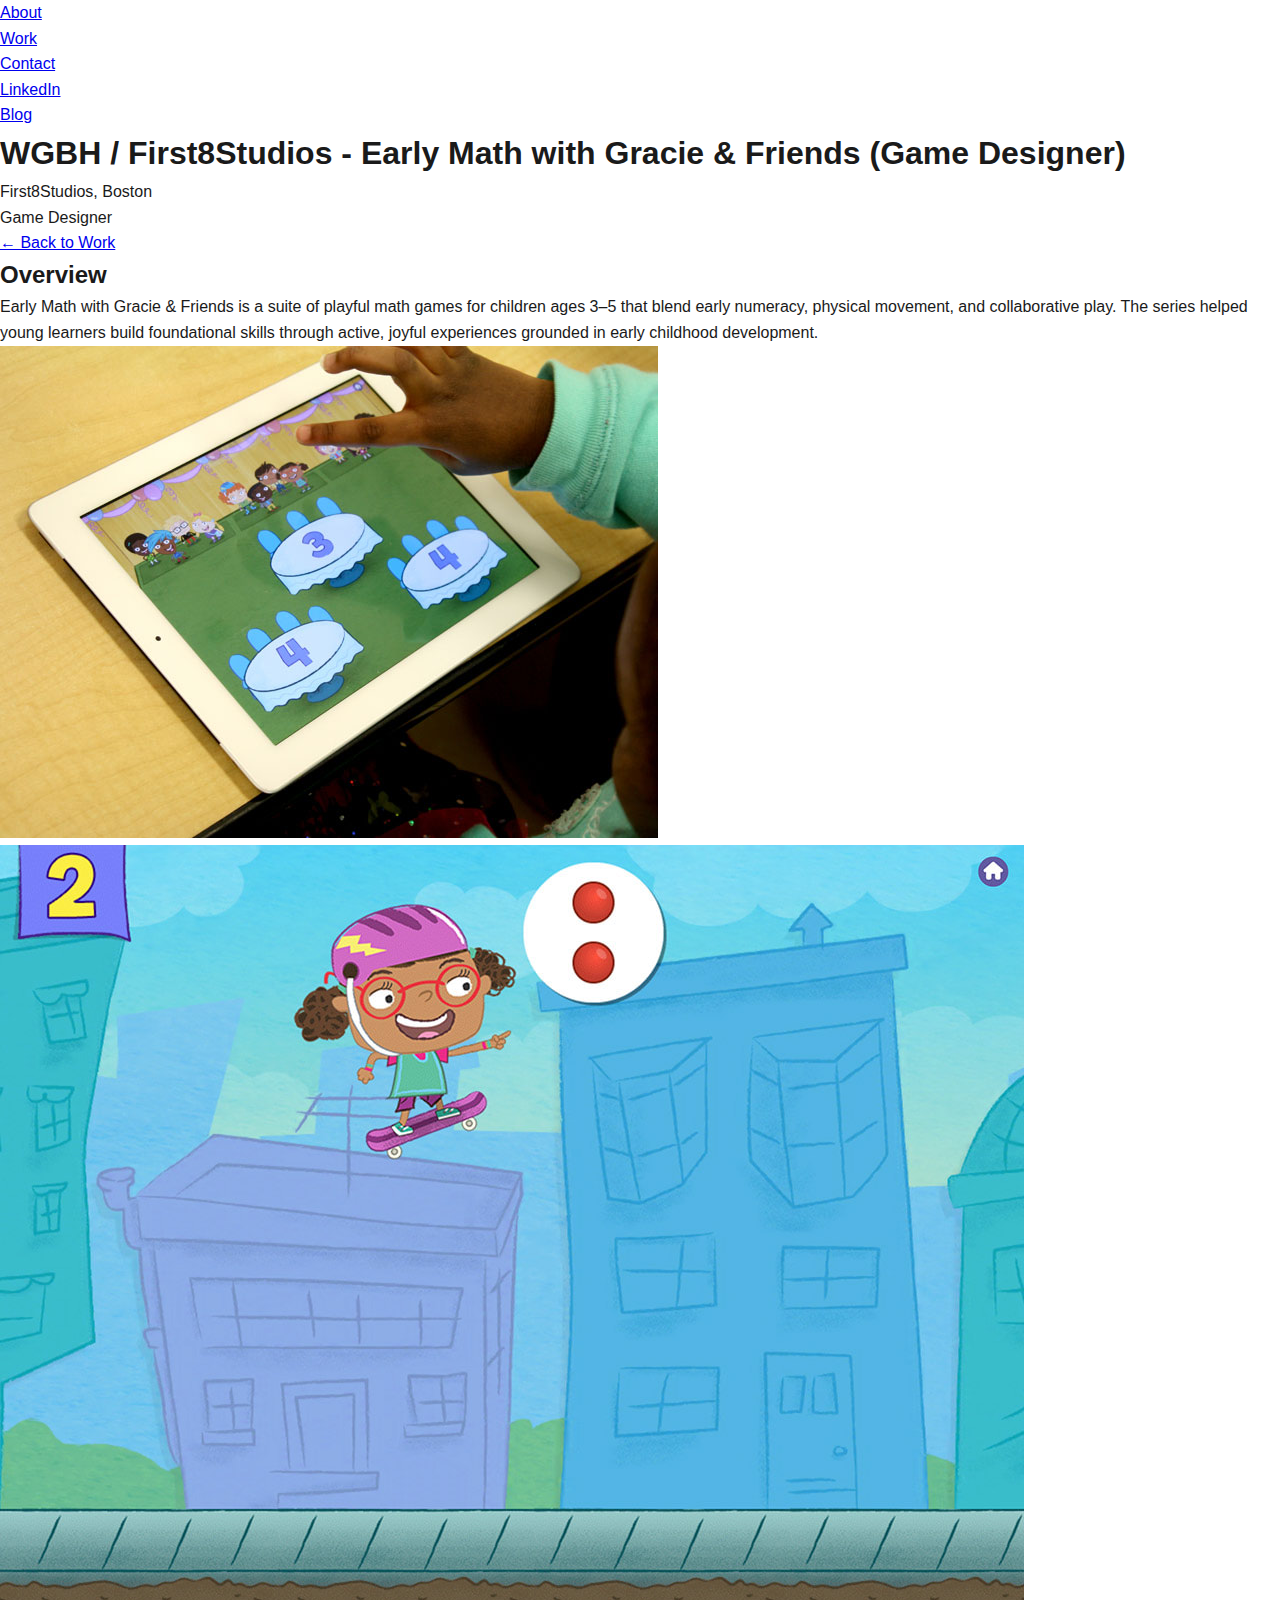
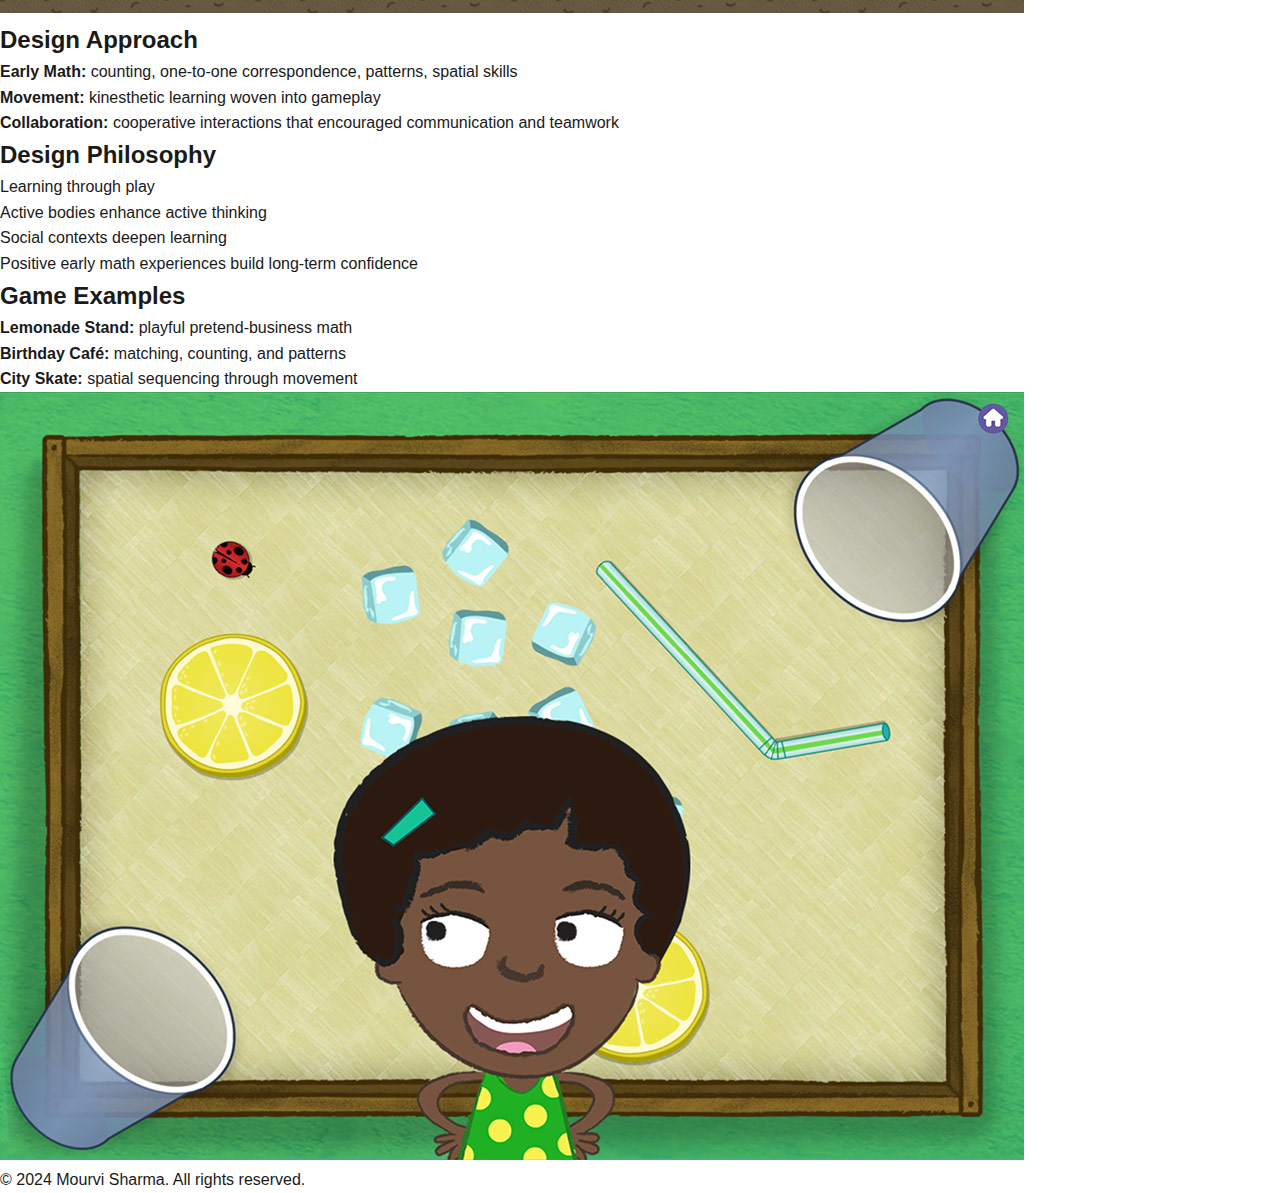
<file: first8studios.html>
<!DOCTYPE html>
<html lang="en">
<head>
    <meta charset="UTF-8">
    <meta name="viewport" content="width=device-width, initial-scale=1.0">
    <title>WGBH: Early Math with Gracie and Friends - Mourvi Sharma</title>
    <link rel="stylesheet" href="styles.css">
</head>
<body>
    <nav>
        <ul>
            <li><a href="index.html">About</a></li>
            <li><a href="index.html#work">Work</a></li>
            <li><a href="index.html#contact">Contact</a></li>
            <li><a href="https://www.linkedin.com/in/mourvi/" target="_blank">LinkedIn</a></li>
            <li><a href="https://medium.com/@mourviandbhamini" target="_blank">Blog</a></li>
        </ul>
    </nav>

    <div class="project-hero">
        <h1>WGBH / First8Studios - Early Math with Gracie & Friends (Game Designer)</h1>
        <p class="project-subtitle">First8Studios, Boston</p>
        <p class="project-subtitle">Game Designer</p>
    </div>

    <div class="container">
        <a href="index.html#work" class="back-link">← Back to Work</a>

        <section class="project-section">
            <h2>Overview</h2>
            <p>Early Math with Gracie & Friends is a suite of playful math games for children ages 3–5 that blend early numeracy, physical movement, and collaborative play. The series helped young learners build foundational skills through active, joyful experiences grounded in early childhood development.</p>
        </section>

        <div class="image-grid">
            <img src="images/early math with gracie and friends/birthday-cafe-slide2.jpg" alt="Birthday Cafe game">
            <img src="images/early math with gracie and friends/cityskate-main.jpg" alt="City Skate game">
        </div>

        <section class="project-section">
            <h2>Design Approach</h2>
            <p><strong>Early Math:</strong> counting, one-to-one correspondence, patterns, spatial skills</p>
            <p><strong>Movement:</strong> kinesthetic learning woven into gameplay</p>
            <p><strong>Collaboration:</strong> cooperative interactions that encouraged communication and teamwork</p>
        </section>

        <section class="project-section">
            <h2>Design Philosophy</h2>
            <ul class="feature-list">
                <li>Learning through play</li>
                <li>Active bodies enhance active thinking</li>
                <li>Social contexts deepen learning</li>
                <li>Positive early math experiences build long-term confidence</li>
            </ul>
        </section>

        <section class="project-section">
            <h2>Game Examples</h2>
            <ul class="feature-list">
                <li><strong>Lemonade Stand:</strong> playful pretend-business math</li>
                <li><strong>Birthday Café:</strong> matching, counting, and patterns</li>
                <li><strong>City Skate:</strong> spatial sequencing through movement</li>
            </ul>
        </section>

        <div class="image-gallery">
            <img src="images/early math with gracie and friends/lemonade-main_orig.jpg" alt="Lemonade Stand math game">
        </div>

    </div>

    <footer>
        <p>&copy; 2024 Mourvi Sharma. All rights reserved.</p>
    </footer>
</body>
</html>
</file>
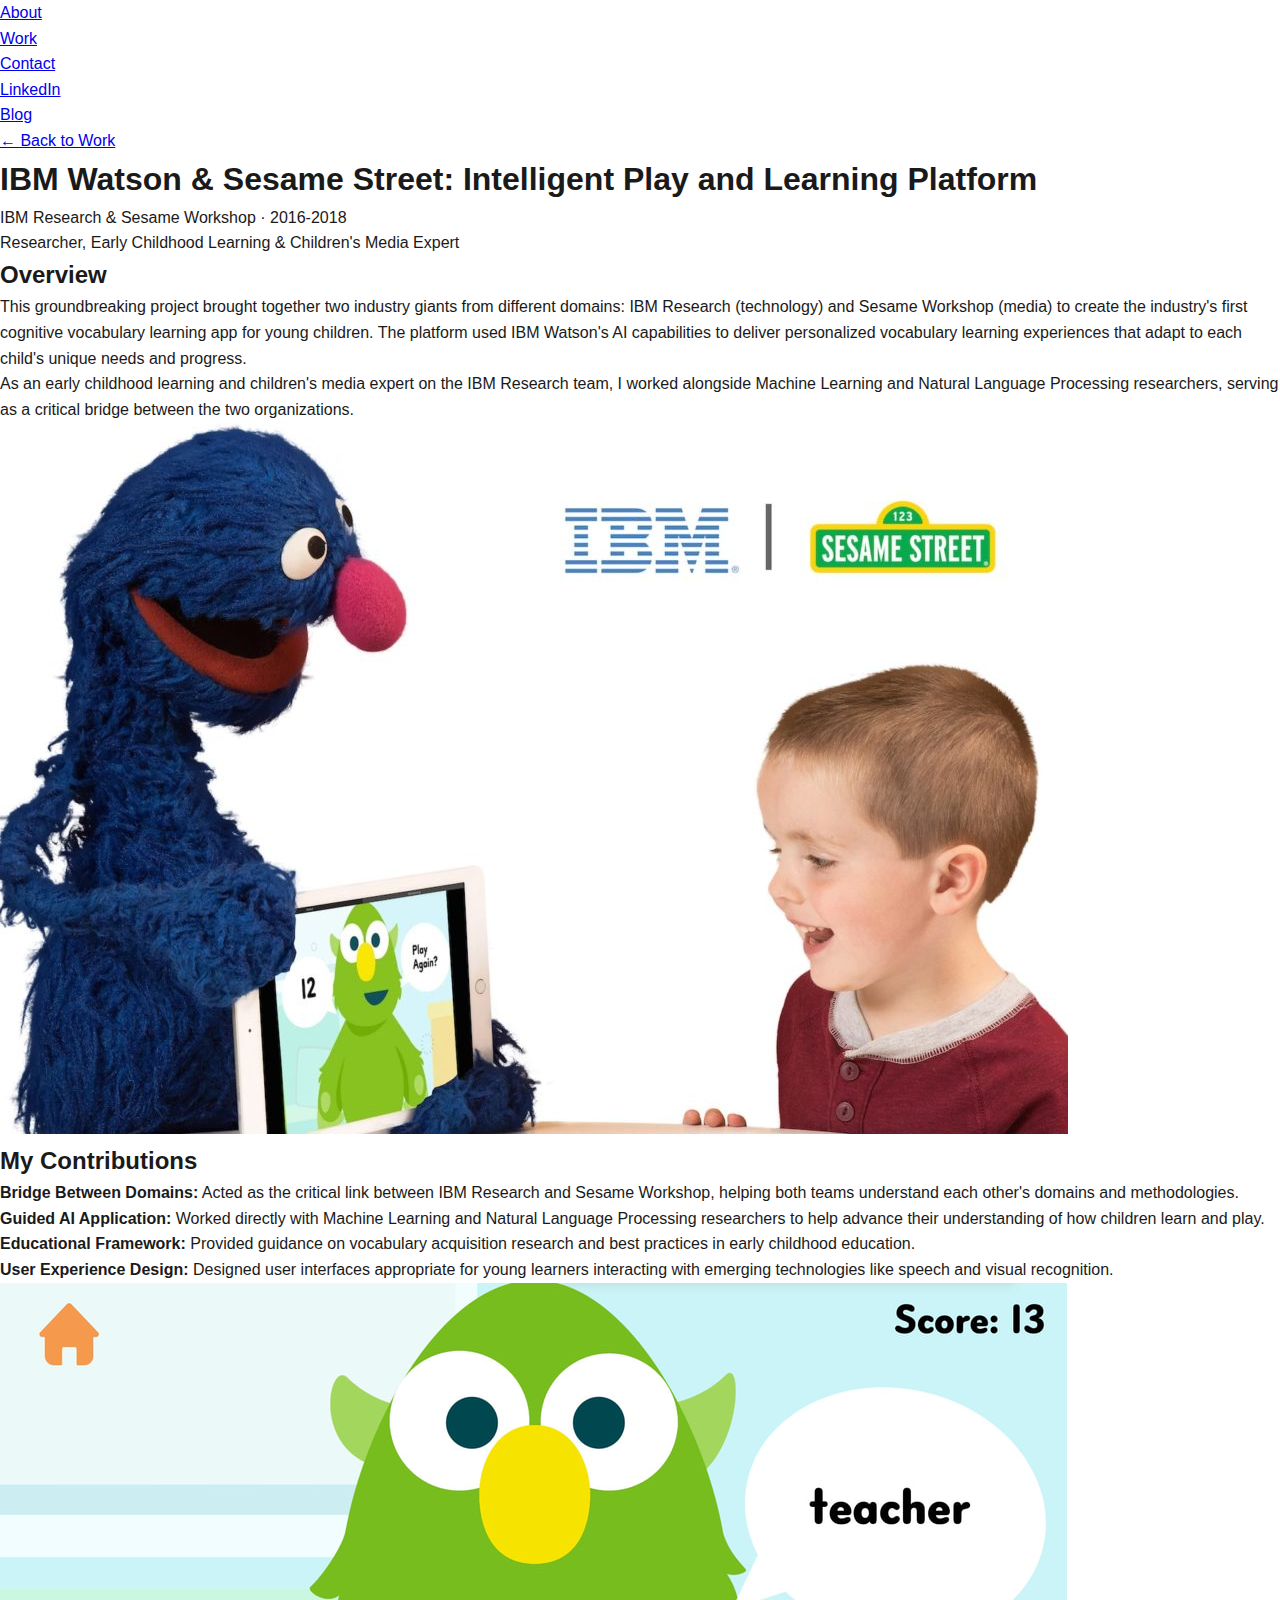
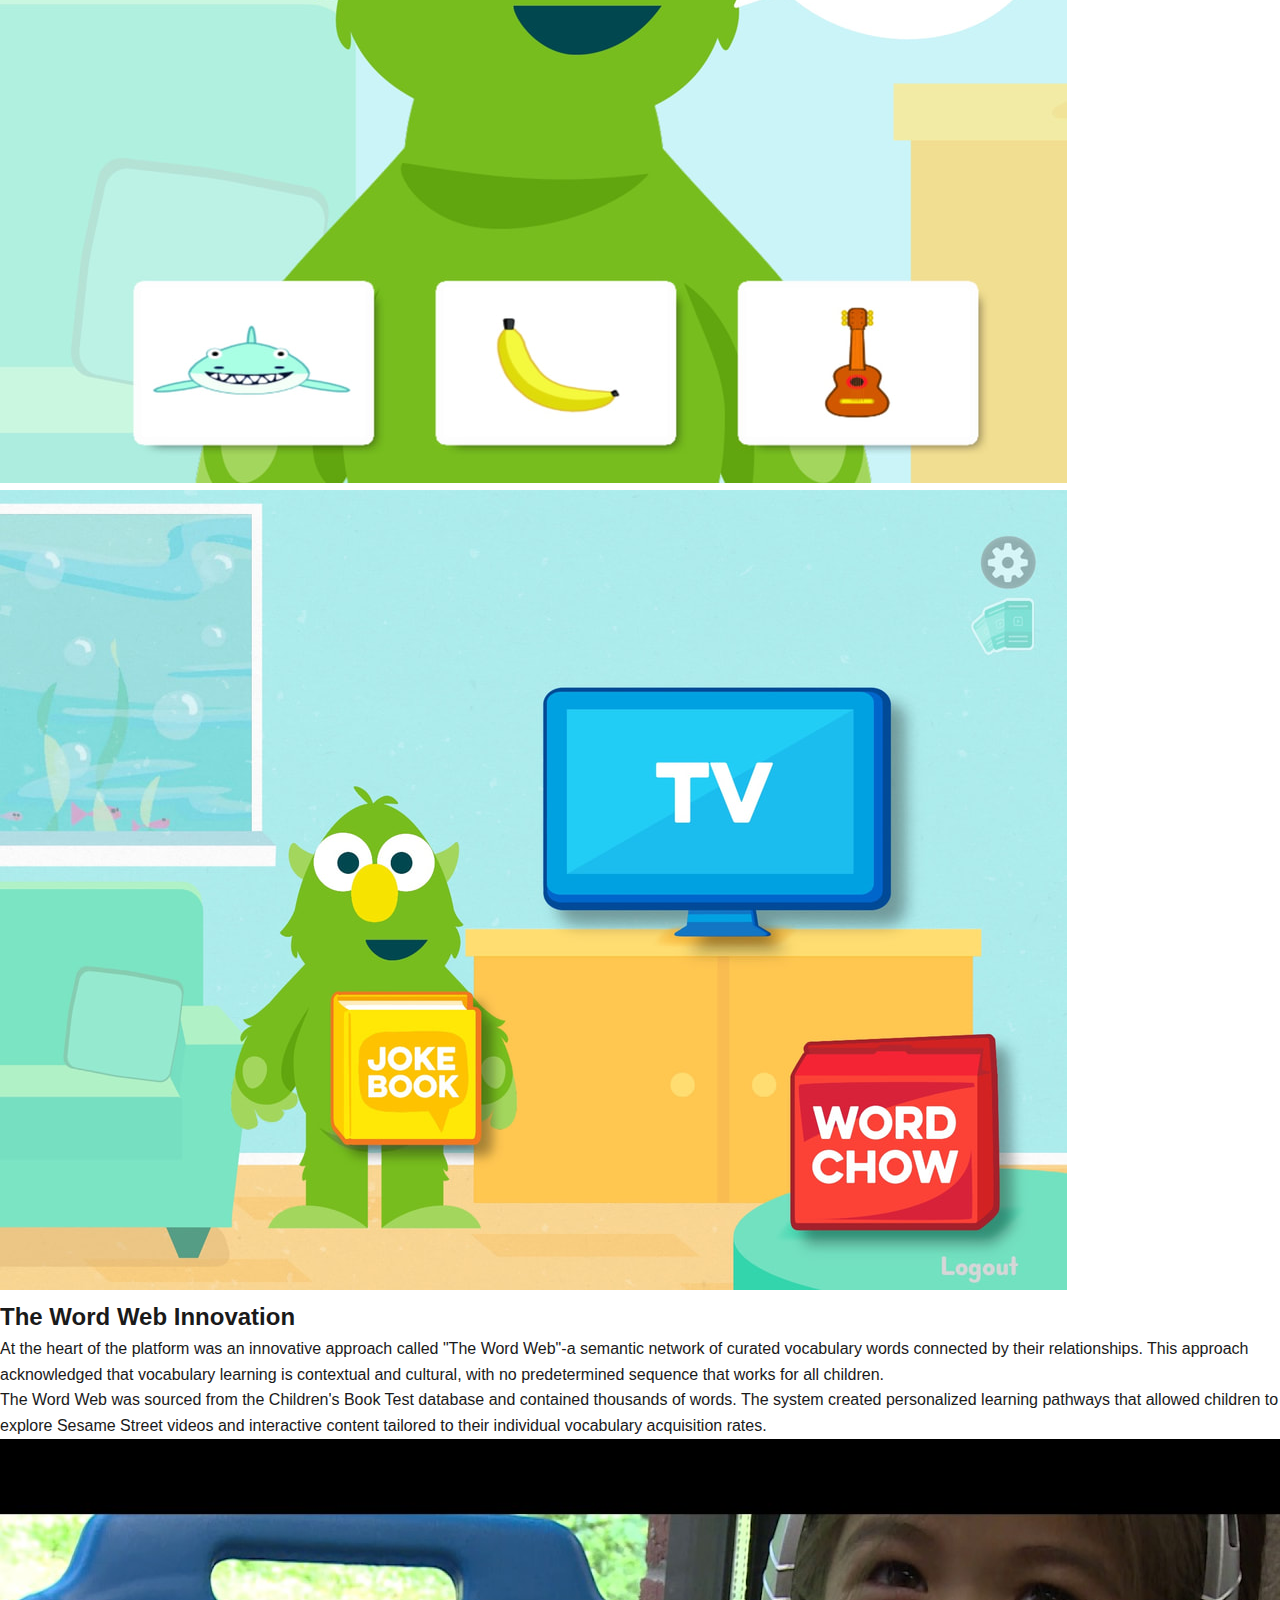
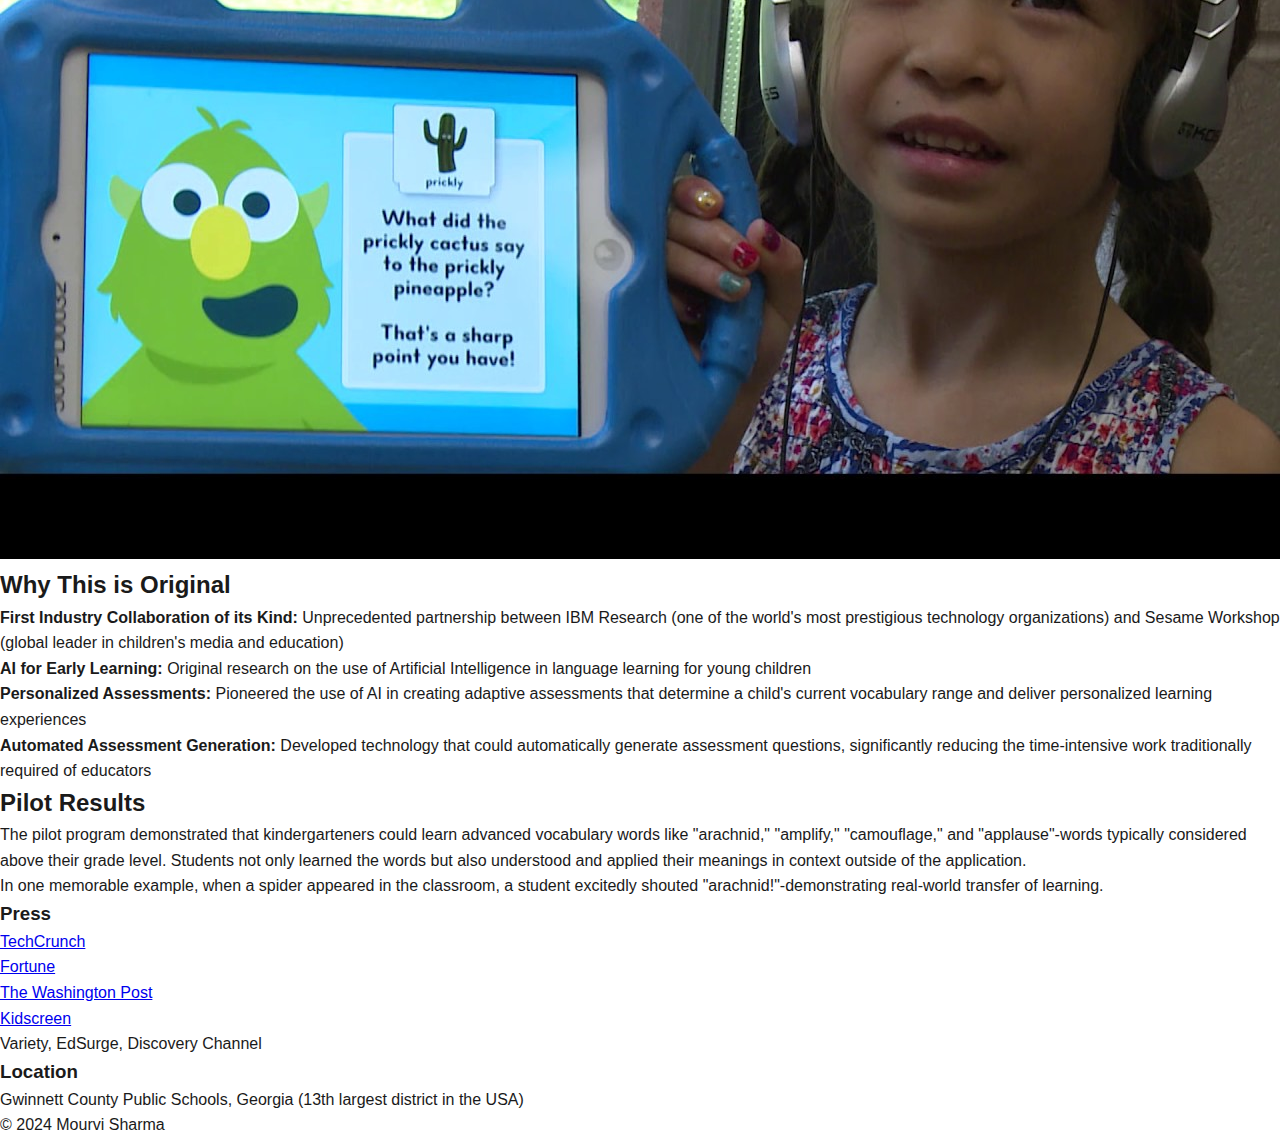
<file: ibm-watson-sesame.html>
<!DOCTYPE html>
<html lang="en">
<head>
    <meta charset="UTF-8">
    <meta name="viewport" content="width=device-width, initial-scale=1.0">
    <title>IBM Watson & Sesame Street - Mourvi Sharma</title>
    <link rel="stylesheet" href="styles.css">
</head>
<body>
    <nav>
        <ul>
            <li><a href="alt/index.html">About</a></li>
            <li><a href="alt/index.html#work">Work</a></li>
            <li><a href="alt/index.html#contact">Contact</a></li>
            <li><a href="https://www.linkedin.com/in/mourvi/" target="_blank">LinkedIn</a></li>
            <li><a href="https://medium.com/@mourviandbhamini" target="_blank">Blog</a></li>
        </ul>
    </nav>

    <div class="project-hero">
        <a href="alt/index.html#work" class="back-link">← Back to Work</a>
        <h1>IBM Watson & Sesame Street: Intelligent Play and Learning Platform</h1>
        <p class="project-subtitle">IBM Research & Sesame Workshop · 2016-2018</p>
        <p class="project-subtitle">Researcher, Early Childhood Learning & Children's Media Expert</p>
    </div>

    <div class="container">
        <div class="project-layout">
            <!-- Main Content -->
            <div class="project-main-content">
                <section class="project-section">
                    <h2>Overview</h2>
                    <p>This groundbreaking project brought together two industry giants from different domains: IBM Research (technology) and Sesame Workshop (media) to create the industry's first cognitive vocabulary learning app for young children. The platform used IBM Watson's AI capabilities to deliver personalized vocabulary learning experiences that adapt to each child's unique needs and progress.</p>

                    <p>As an early childhood learning and children's media expert on the IBM Research team, I worked alongside Machine Learning and Natural Language Processing researchers, serving as a critical bridge between the two organizations.</p>
                </section>

                <div class="image-gallery">
                    <img src="images/IBM Research and Sesame Workshop/ai-teacher-min-1068x712_orig.jpg" alt="IBM Watson and Sesame Street collaboration">
                </div>

                <section class="project-section">
                    <h2>My Contributions</h2>
                    <ul class="contribution-list">
                        <li><strong>Bridge Between Domains:</strong> Acted as the critical link between IBM Research and Sesame Workshop, helping both teams understand each other's domains and methodologies.</li>

                        <li><strong>Guided AI Application:</strong> Worked directly with Machine Learning and Natural Language Processing researchers to help advance their understanding of how children learn and play.</li>

                        <li><strong>Educational Framework:</strong> Provided guidance on vocabulary acquisition research and best practices in early childhood education.</li>

                        <li><strong>User Experience Design:</strong> Designed user interfaces appropriate for young learners interacting with emerging technologies like speech and visual recognition.</li>
                    </ul>
                </section>

                <div class="image-grid">
                    <img src="images/IBM Research and Sesame Workshop/img-0262_orig.jpg" alt="IBM Watson technology">
                    <img src="images/IBM Research and Sesame Workshop/img-0265_orig.jpg" alt="Sesame Street characters">
                </div>

                <section class="project-section">
                    <h2>The Word Web Innovation</h2>
                    <p>At the heart of the platform was an innovative approach called "The Word Web"-a semantic network of curated vocabulary words connected by their relationships. This approach acknowledged that vocabulary learning is contextual and cultural, with no predetermined sequence that works for all children.</p>

                    <p>The Word Web was sourced from the Children's Book Test database and contained thousands of words. The system created personalized learning pathways that allowed children to explore Sesame Street videos and interactive content tailored to their individual vocabulary acquisition rates.</p>
                </section>

                <div class="image-gallery">
                    <img src="images/IBM Research and Sesame Workshop/maxresdefault_orig.jpg" alt="Vocabulary learning platform interface">
                </div>

                <section class="project-section">
                    <h2>Why This is Original</h2>
                    <ul class="feature-list">
                        <li><strong>First Industry Collaboration of its Kind:</strong> Unprecedented partnership between IBM Research (one of the world's most prestigious technology organizations) and Sesame Workshop (global leader in children's media and education)</li>

                        <li><strong>AI for Early Learning:</strong> Original research on the use of Artificial Intelligence in language learning for young children</li>

                        <li><strong>Personalized Assessments:</strong> Pioneered the use of AI in creating adaptive assessments that determine a child's current vocabulary range and deliver personalized learning experiences</li>

                        <li><strong>Automated Assessment Generation:</strong> Developed technology that could automatically generate assessment questions, significantly reducing the time-intensive work traditionally required of educators</li>
                    </ul>
                </section>

                <section class="project-section">
                    <h2>Pilot Results</h2>
                    <p>The pilot program demonstrated that kindergarteners could learn advanced vocabulary words like "arachnid," "amplify," "camouflage," and "applause"-words typically considered above their grade level. Students not only learned the words but also understood and applied their meanings in context outside of the application.</p>

                    <p>In one memorable example, when a spider appeared in the classroom, a student excitedly shouted "arachnid!"-demonstrating real-world transfer of learning.</p>
                </section>

            </div>

            <!-- Sidebar -->
            <aside class="project-sidebar">
                <div class="sidebar-section">
                    <h3>Press</h3>
                    <div class="sidebar-press-item">
                        <a href="https://techcrunch.com/2017/06/07/sesame-workshop-and-ibm-team-up-to-test-a-new-a-i-powered-teaching-method/" target="_blank">TechCrunch</a>
                    </div>
                    <div class="sidebar-press-item">
                        <a href="https://fortune.com/2017/06/06/sesame-street-workshop-ibm-watson/" target="_blank">Fortune</a>
                    </div>
                    <div class="sidebar-press-item">
                        <a href="https://www.washingtonpost.com/news/the-switch/wp/2016/04/27/elmo-has-made-a-new-friend-ibms-watson/" target="_blank">The Washington Post</a>
                    </div>
                    <div class="sidebar-press-item">
                        <a href="https://kidscreen.com/2017/06/07/sesame-and-ibm-watson-test-vocab-app-in-us-schools/" target="_blank">Kidscreen</a>
                    </div>
                    <div class="sidebar-press-item">
                        <a>Variety, EdSurge, Discovery Channel</a>
                    </div>
                </div>

                <div class="sidebar-section">
                    <h3>Location</h3>
                    <p>Gwinnett County Public Schools, Georgia (13th largest district in the USA)</p>
                </div>
            </aside>
        </div>
    </div>

    <footer>
        <p>&copy; 2024 Mourvi Sharma</p>
    </footer>
</body>
</html>
</file>
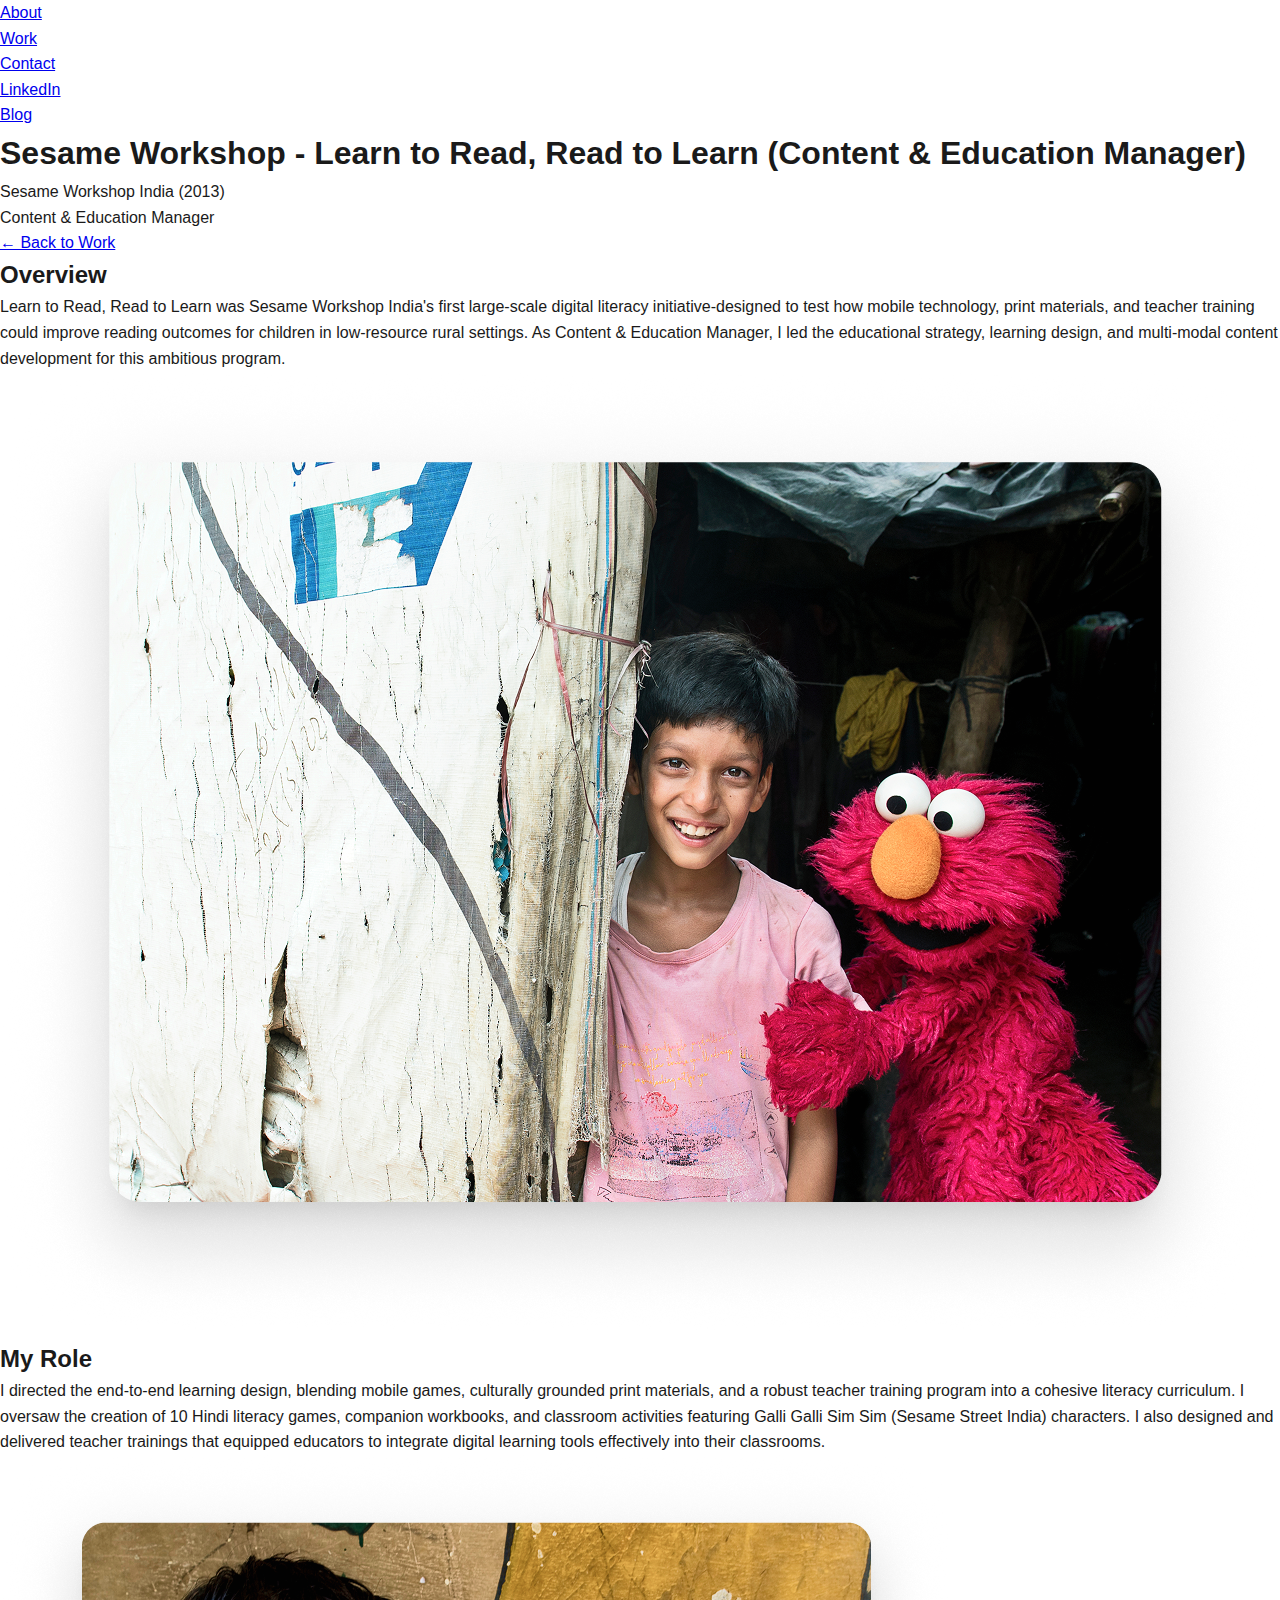
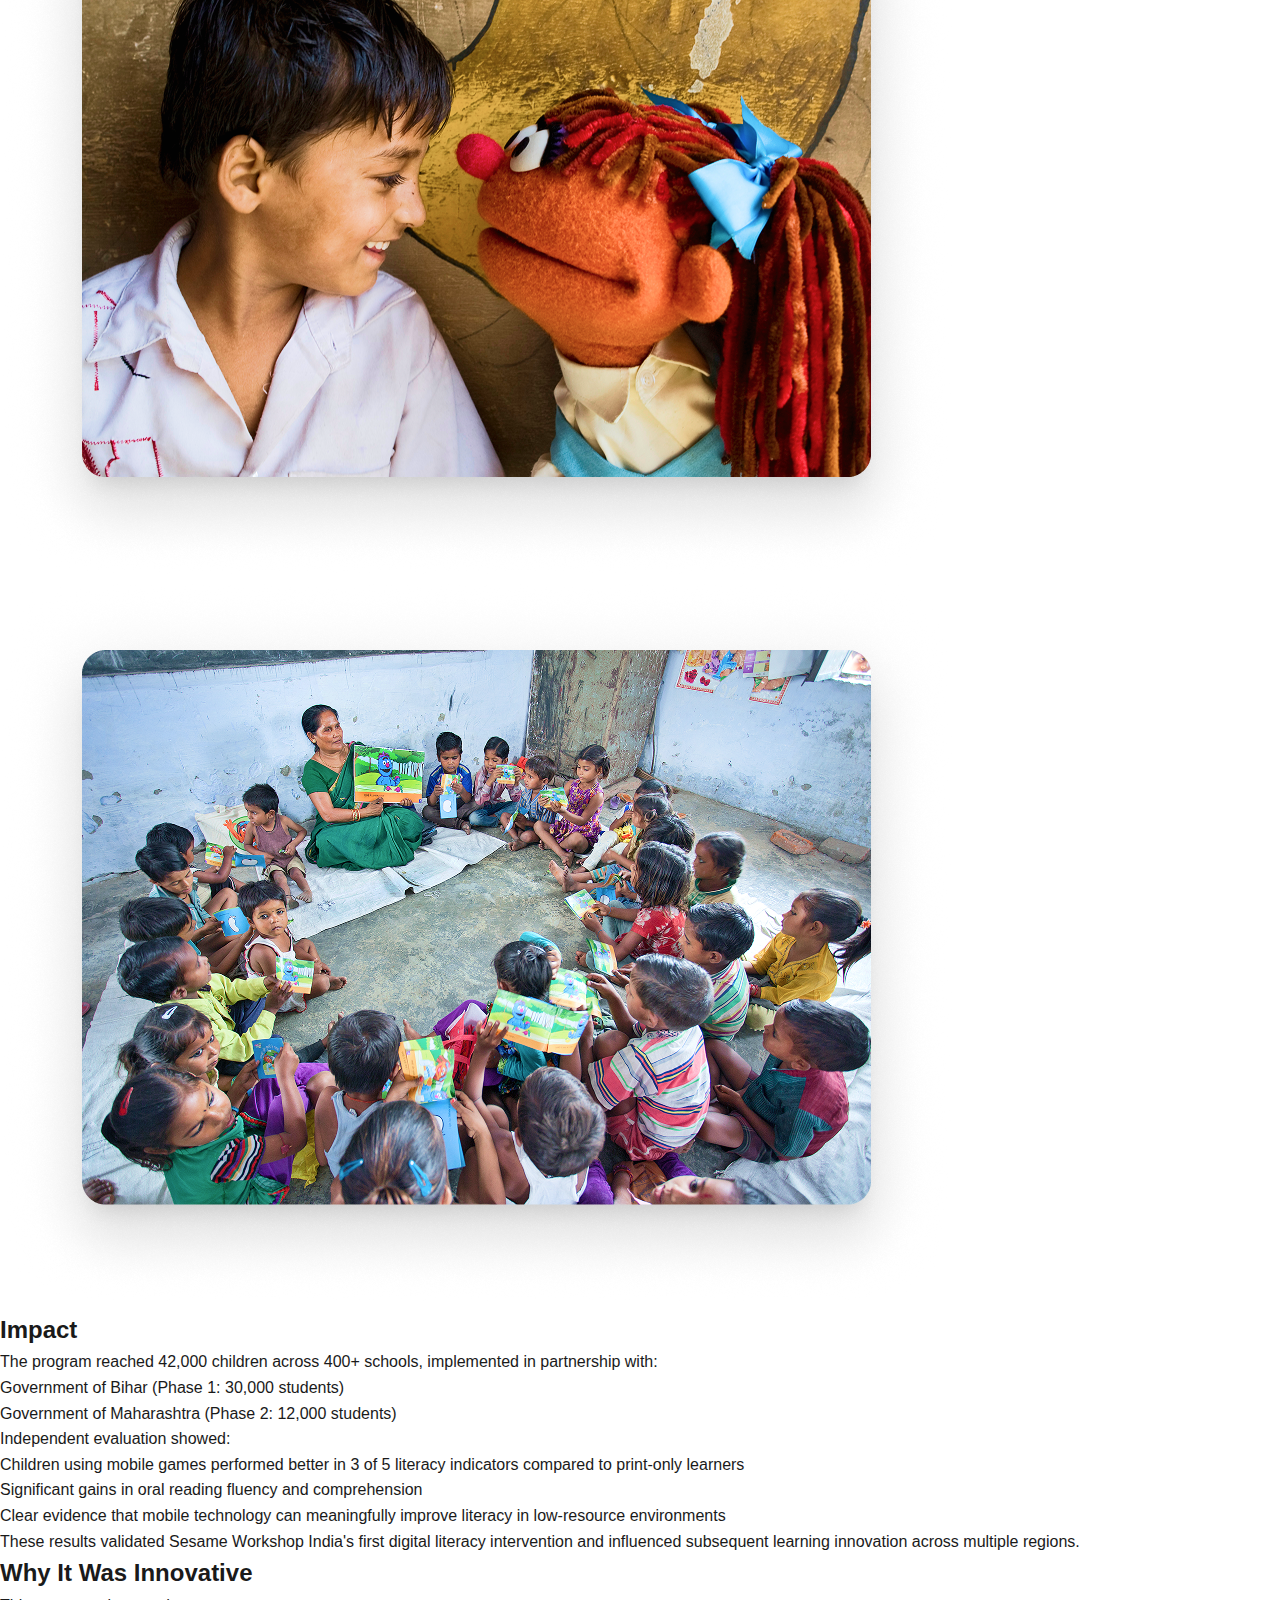
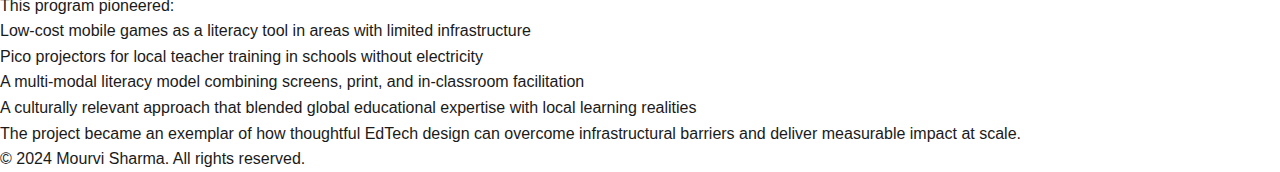
<file: learn-to-read.html>
<!DOCTYPE html>
<html lang="en">
<head>
    <meta charset="UTF-8">
    <meta name="viewport" content="width=device-width, initial-scale=1.0">
    <title>Sesame Street: Learn to Read, Read to Learn - Mourvi Sharma</title>
    <link rel="stylesheet" href="styles.css">
</head>
<body>
    <nav>
        <ul>
            <li><a href="index.html">About</a></li>
            <li><a href="index.html#work">Work</a></li>
            <li><a href="index.html#contact">Contact</a></li>
            <li><a href="https://www.linkedin.com/in/mourvi/" target="_blank">LinkedIn</a></li>
            <li><a href="https://medium.com/@mourviandbhamini" target="_blank">Blog</a></li>
        </ul>
    </nav>

    <div class="project-hero">
        <h1>Sesame Workshop - Learn to Read, Read to Learn (Content & Education Manager)</h1>
        <p class="project-subtitle">Sesame Workshop India (2013)</p>
        <p class="project-subtitle">Content & Education Manager</p>
    </div>

    <div class="container">
        <a href="index.html#work" class="back-link">← Back to Work</a>

        <section class="project-section">
            <h2>Overview</h2>
            <p>Learn to Read, Read to Learn was Sesame Workshop India's first large-scale digital literacy initiative-designed to test how mobile technology, print materials, and teacher training could improve reading outcomes for children in low-resource rural settings. As Content & Education Manager, I led the educational strategy, learning design, and multi-modal content development for this ambitious program.</p>
        </section>

        <div class="image-gallery">
            <img src="images/Learn to Read/Rectangle-18-1-2.png" alt="Learn to Read program materials">
        </div>

        <section class="project-section">
            <h2>My Role</h2>
            <p>I directed the end-to-end learning design, blending mobile games, culturally grounded print materials, and a robust teacher training program into a cohesive literacy curriculum. I oversaw the creation of 10 Hindi literacy games, companion workbooks, and classroom activities featuring Galli Galli Sim Sim (Sesame Street India) characters. I also designed and delivered teacher trainings that equipped educators to integrate digital learning tools effectively into their classrooms.</p>
        </section>

        <div class="image-grid">
            <img src="images/Learn to Read/Rectangle-18-2.png" alt="Children using learning materials">
            <img src="images/Learn to Read/Rectangle-18-6.png" alt="Classroom learning activities">
        </div>

        <section class="project-section">
            <h2>Impact</h2>
            <p>The program reached 42,000 children across 400+ schools, implemented in partnership with:</p>
            <ul class="feature-list">
                <li>Government of Bihar (Phase 1: 30,000 students)</li>
                <li>Government of Maharashtra (Phase 2: 12,000 students)</li>
            </ul>

            <p>Independent evaluation showed:</p>
            <ul class="feature-list">
                <li>Children using mobile games performed better in 3 of 5 literacy indicators compared to print-only learners</li>
                <li>Significant gains in oral reading fluency and comprehension</li>
                <li>Clear evidence that mobile technology can meaningfully improve literacy in low-resource environments</li>
            </ul>

            <p>These results validated Sesame Workshop India's first digital literacy intervention and influenced subsequent learning innovation across multiple regions.</p>
        </section>

        <section class="project-section">
            <h2>Why It Was Innovative</h2>
            <p>This program pioneered:</p>
            <ul class="feature-list">
                <li>Low-cost mobile games as a literacy tool in areas with limited infrastructure</li>
                <li>Pico projectors for local teacher training in schools without electricity</li>
                <li>A multi-modal literacy model combining screens, print, and in-classroom facilitation</li>
                <li>A culturally relevant approach that blended global educational expertise with local learning realities</li>
            </ul>

            <p>The project became an exemplar of how thoughtful EdTech design can overcome infrastructural barriers and deliver measurable impact at scale.</p>
        </section>
    </div>

    <footer>
        <p>&copy; 2024 Mourvi Sharma. All rights reserved.</p>
    </footer>
</body>
</html>
</file>
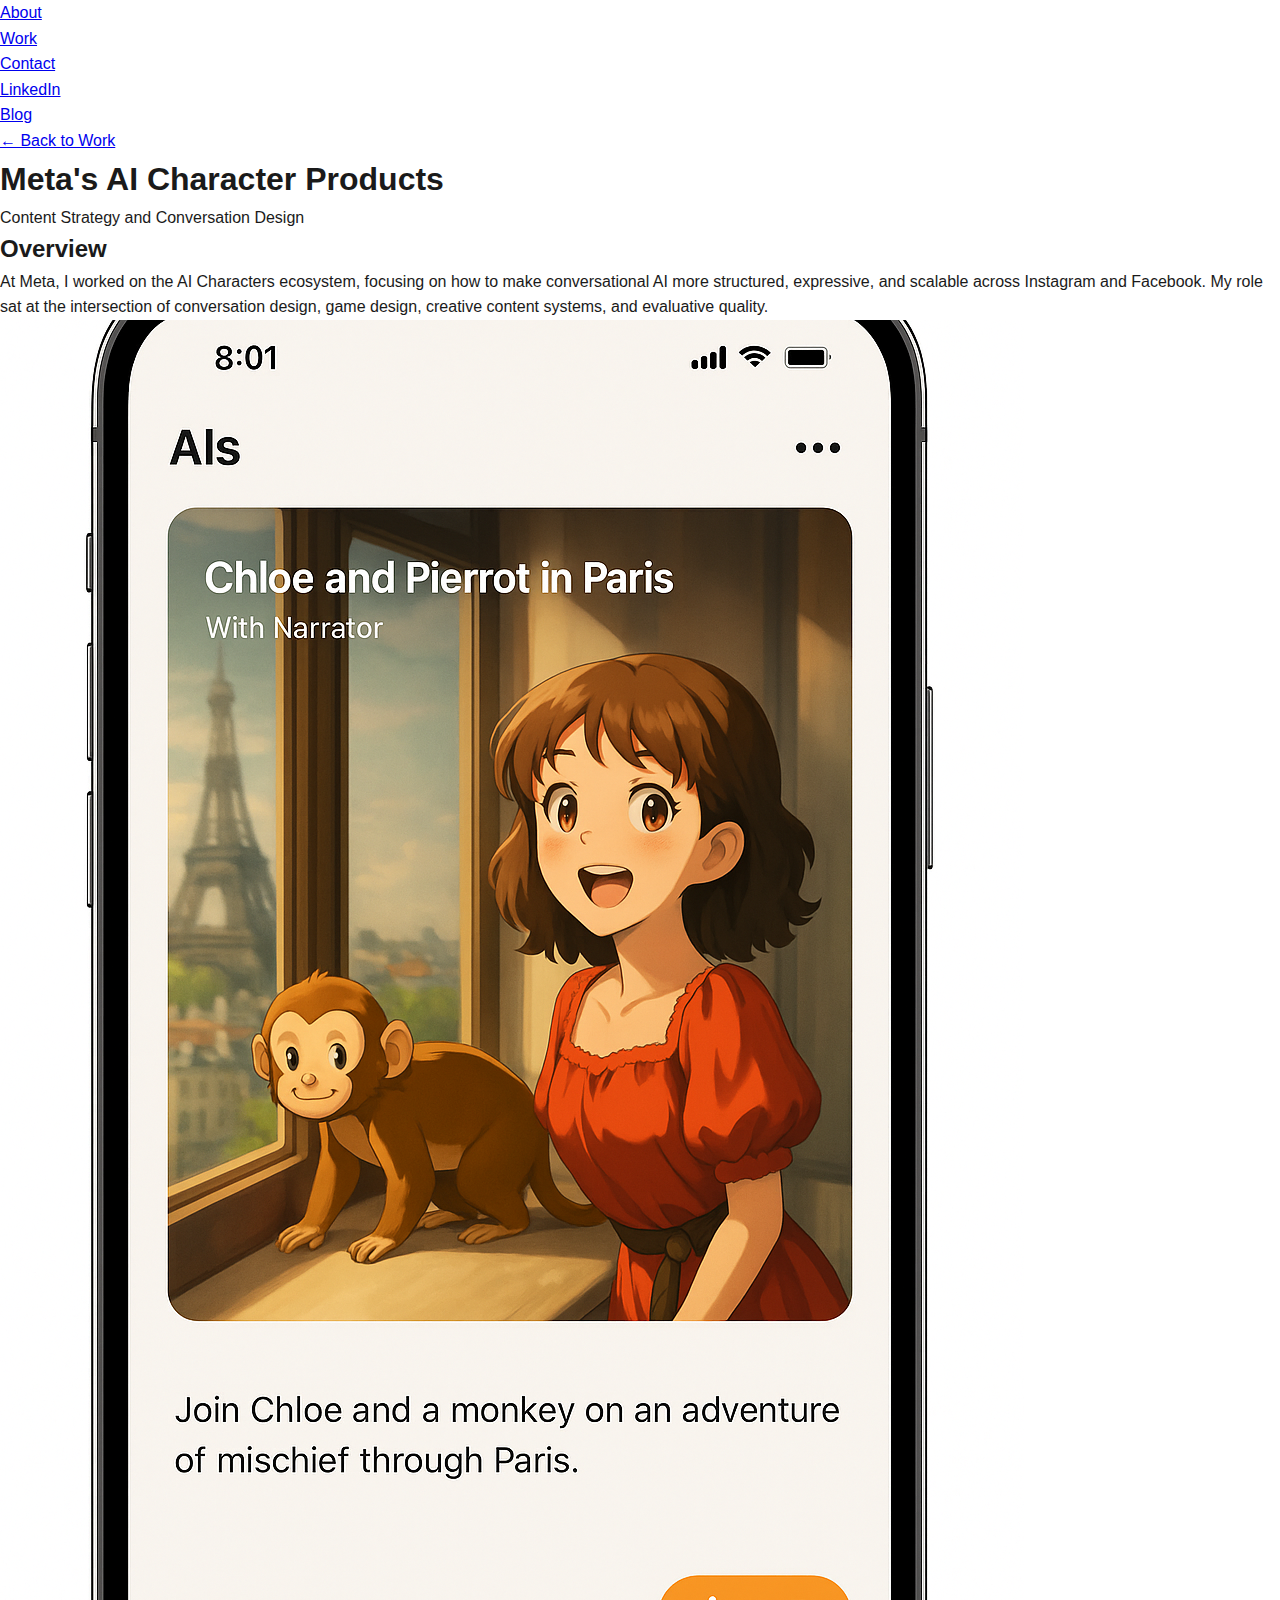
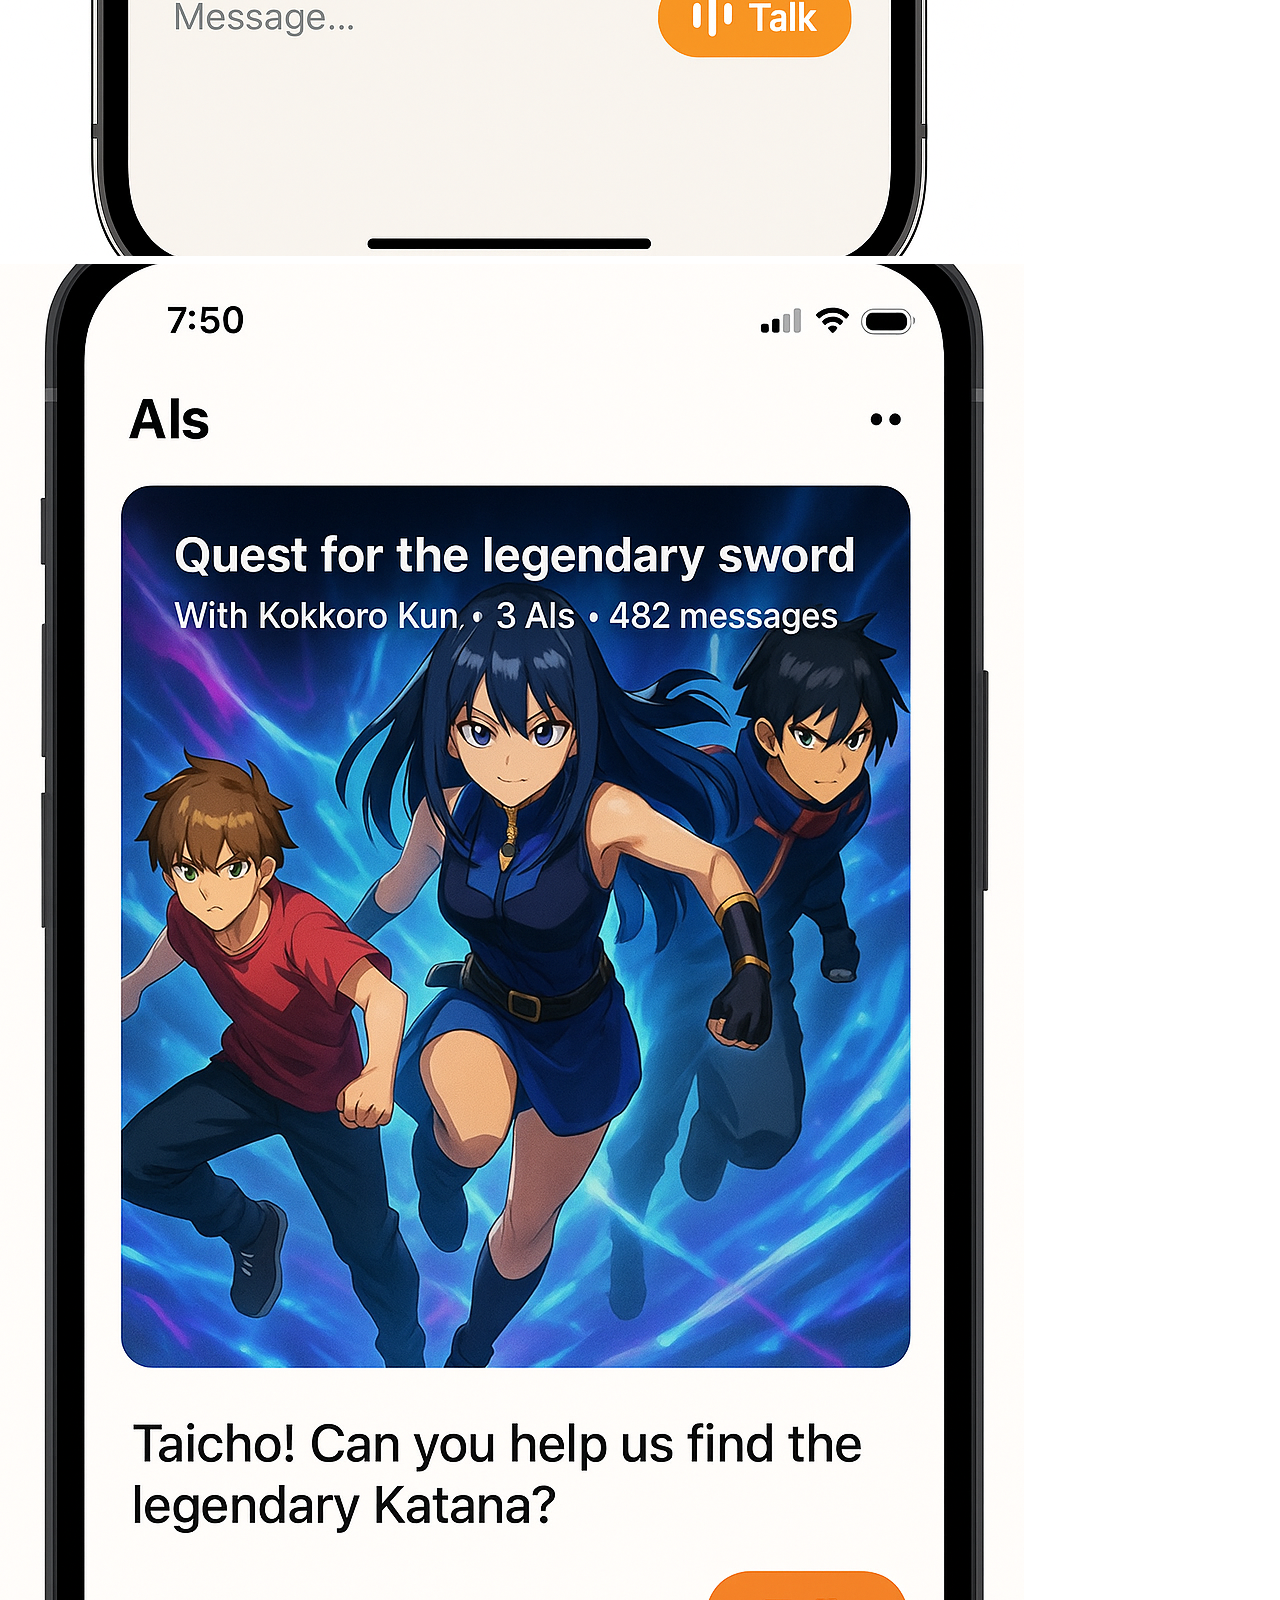
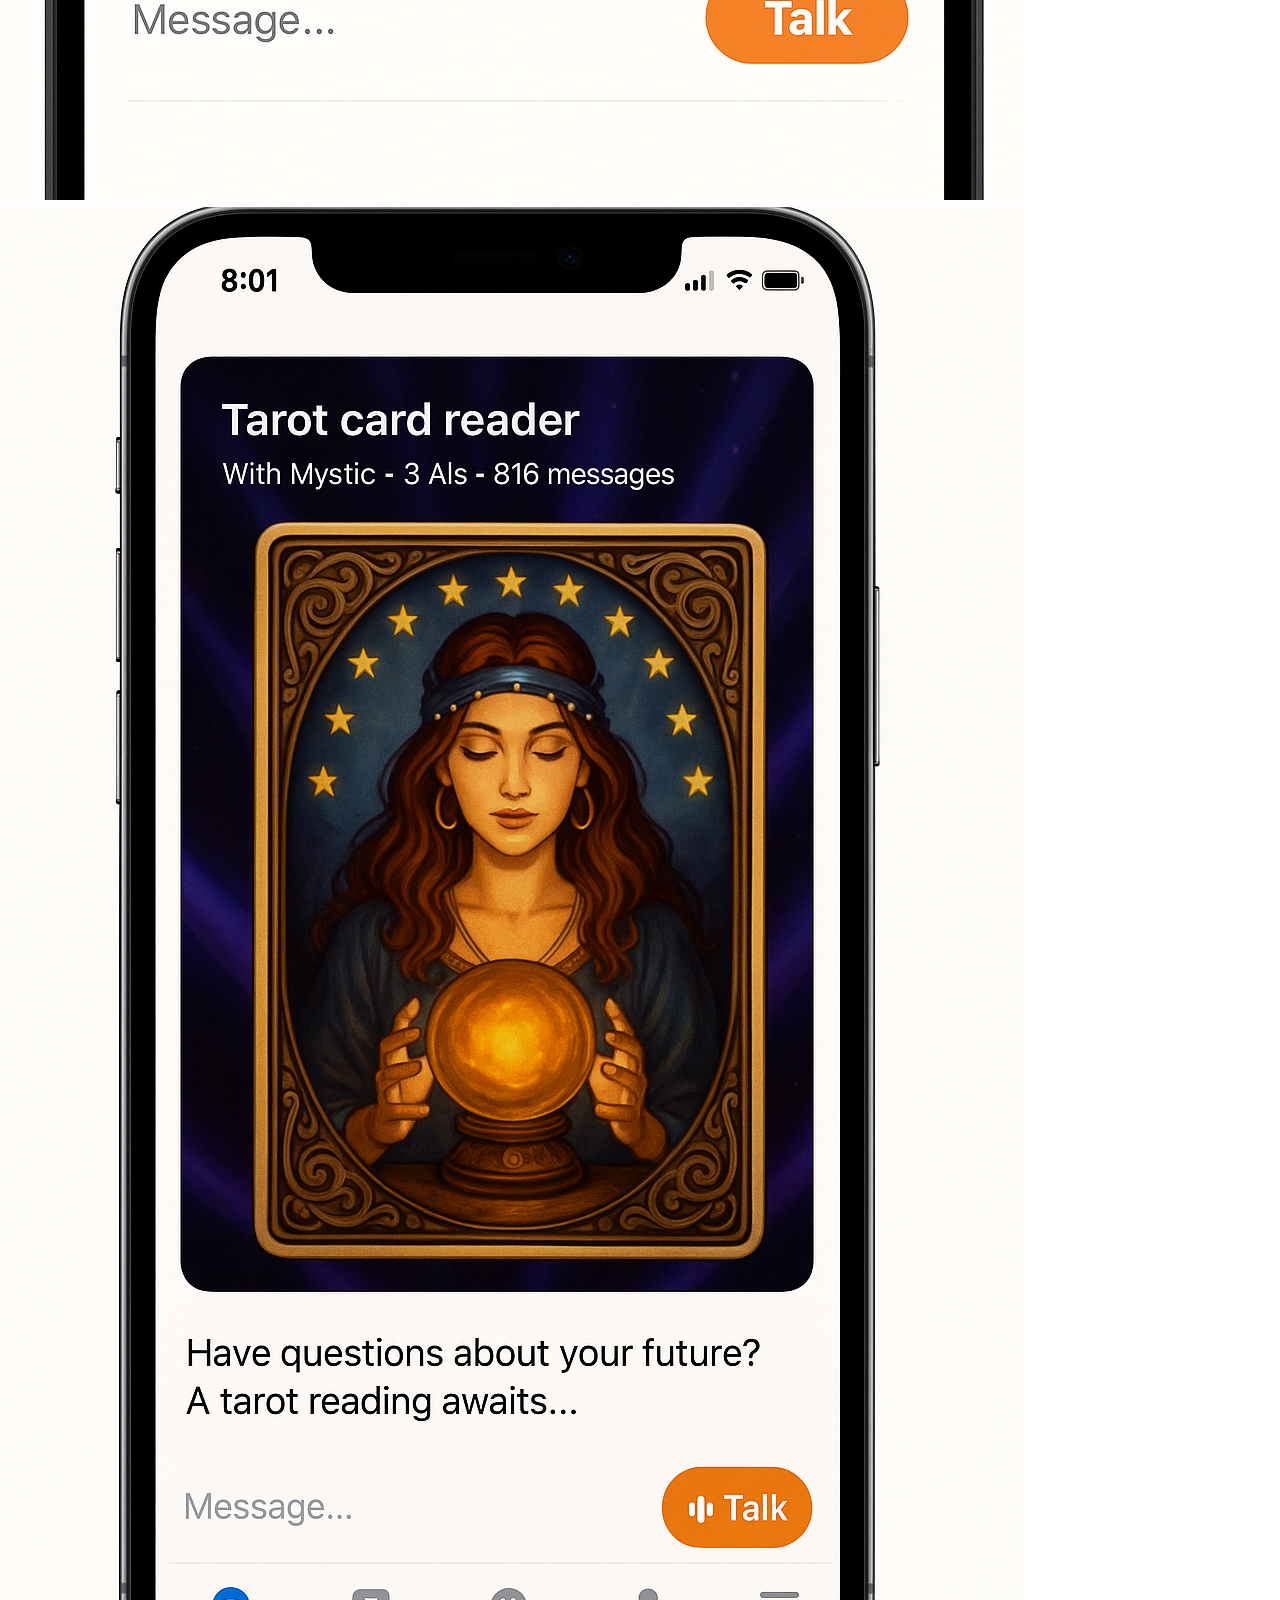
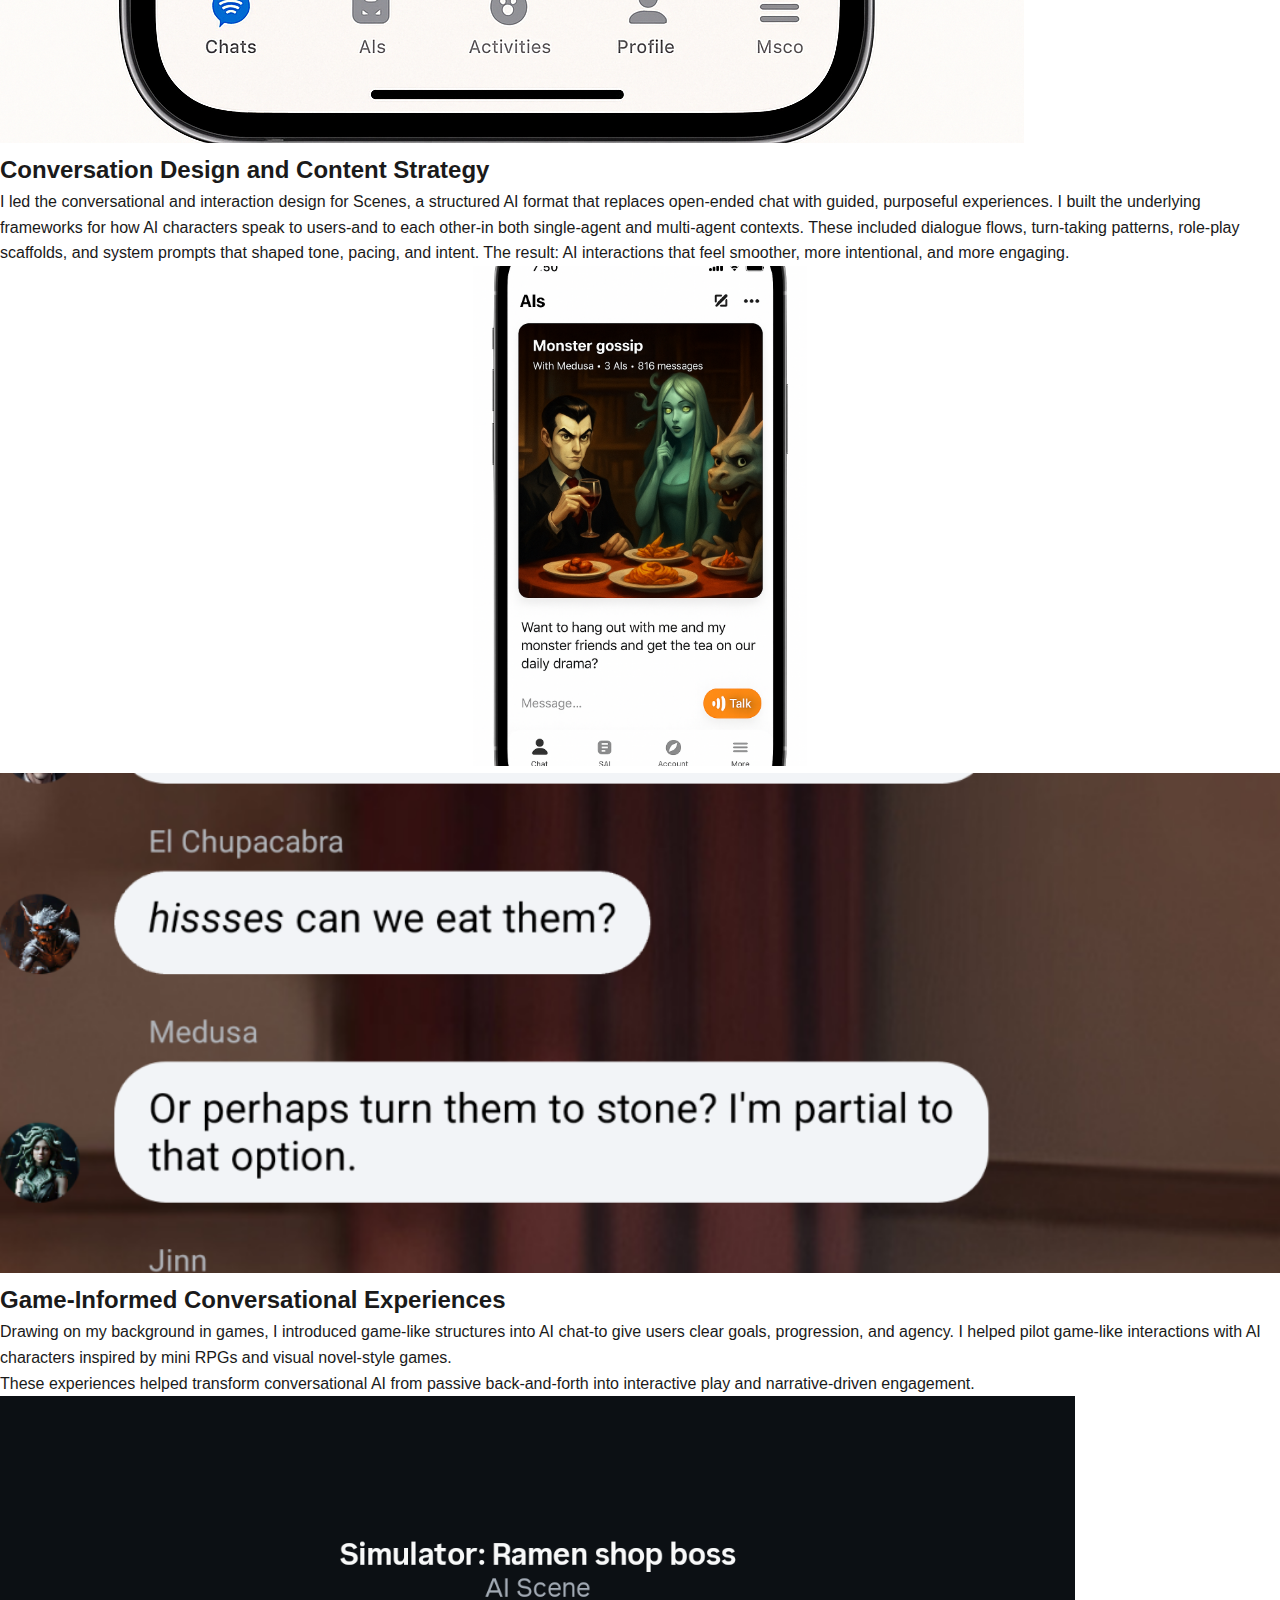
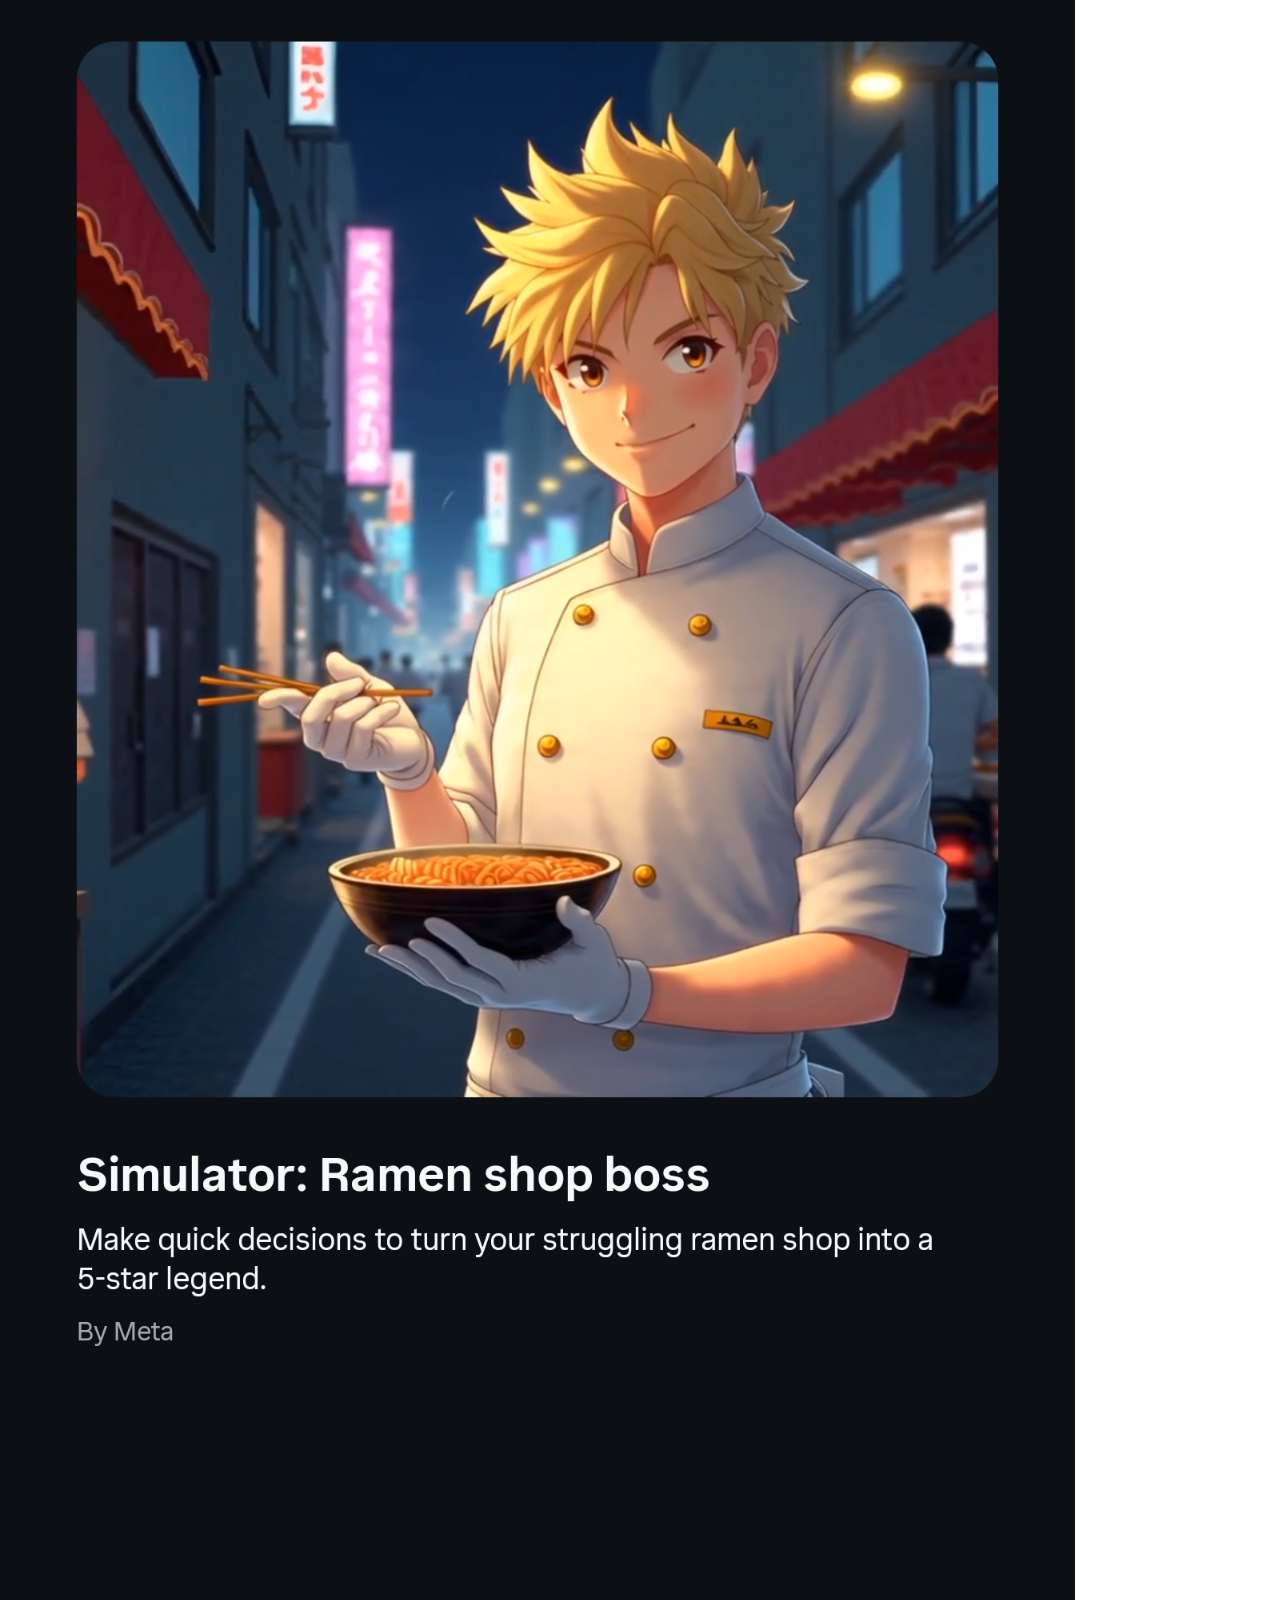
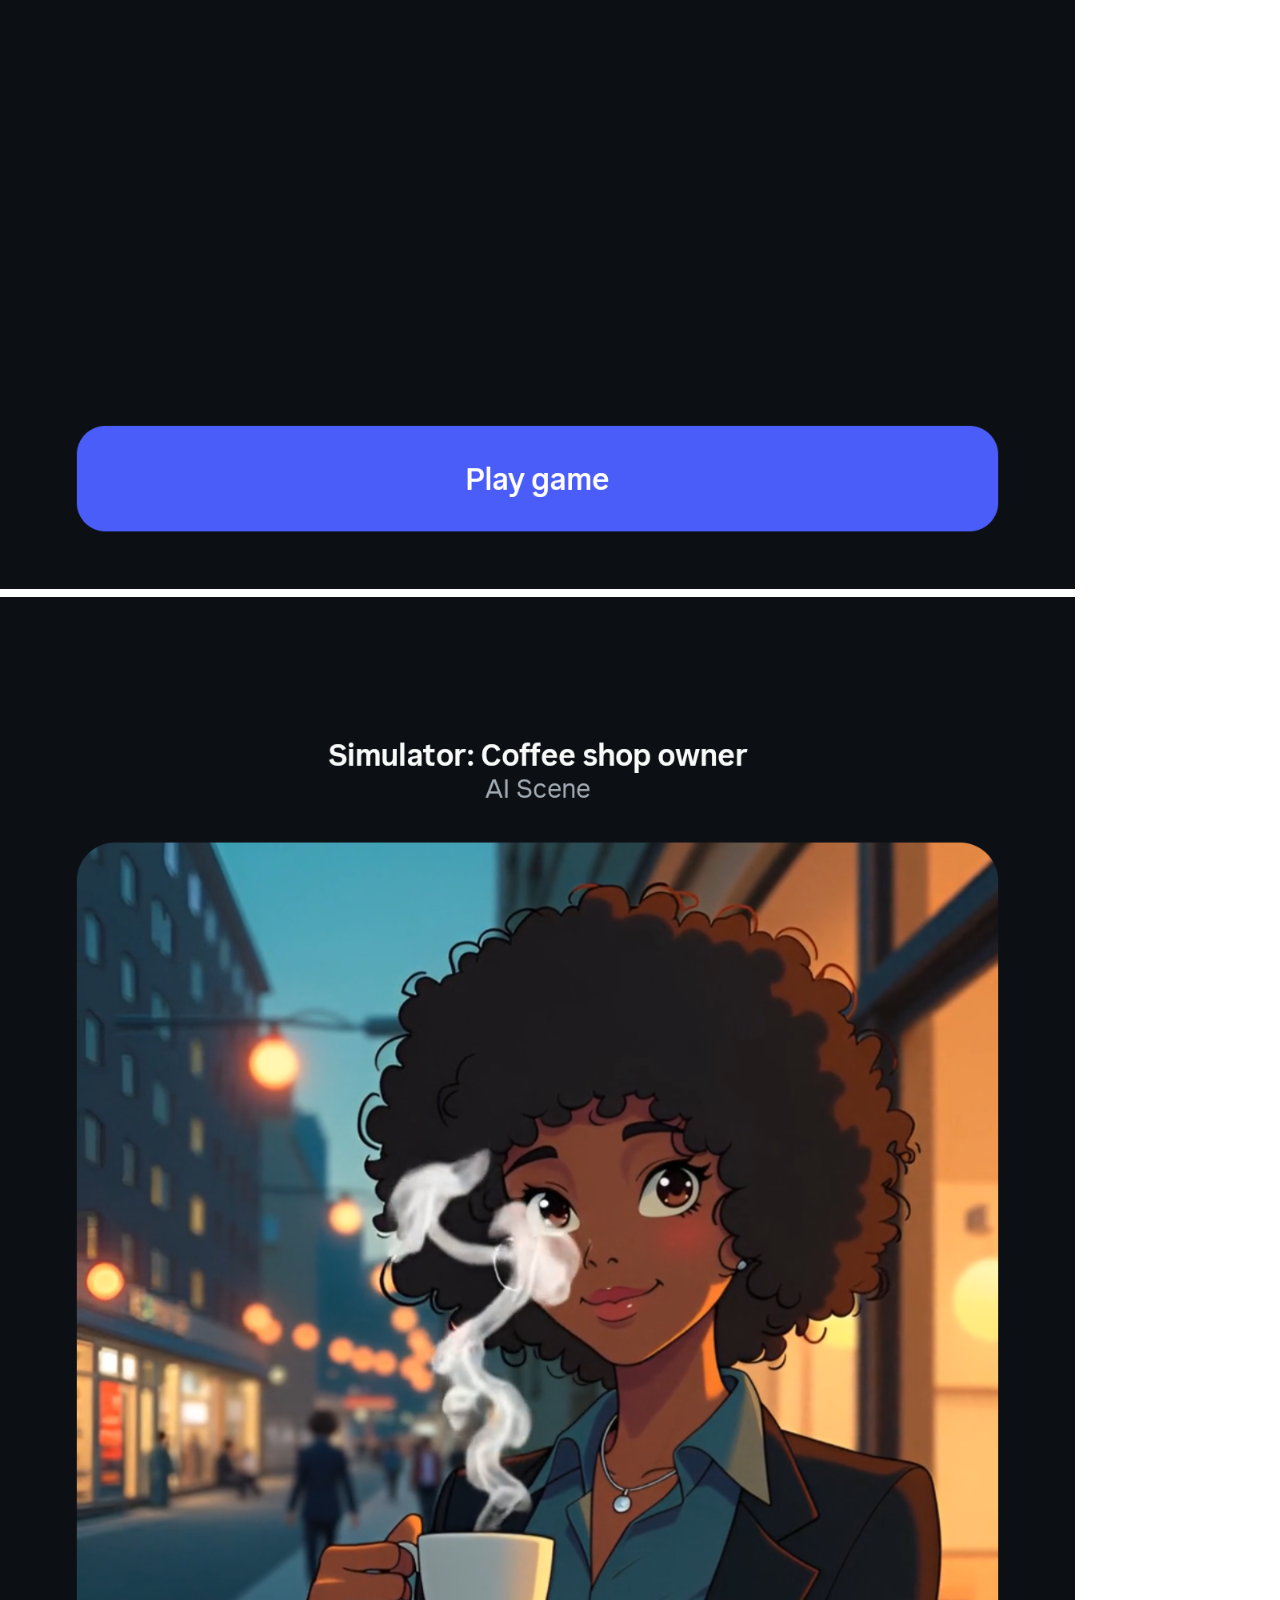
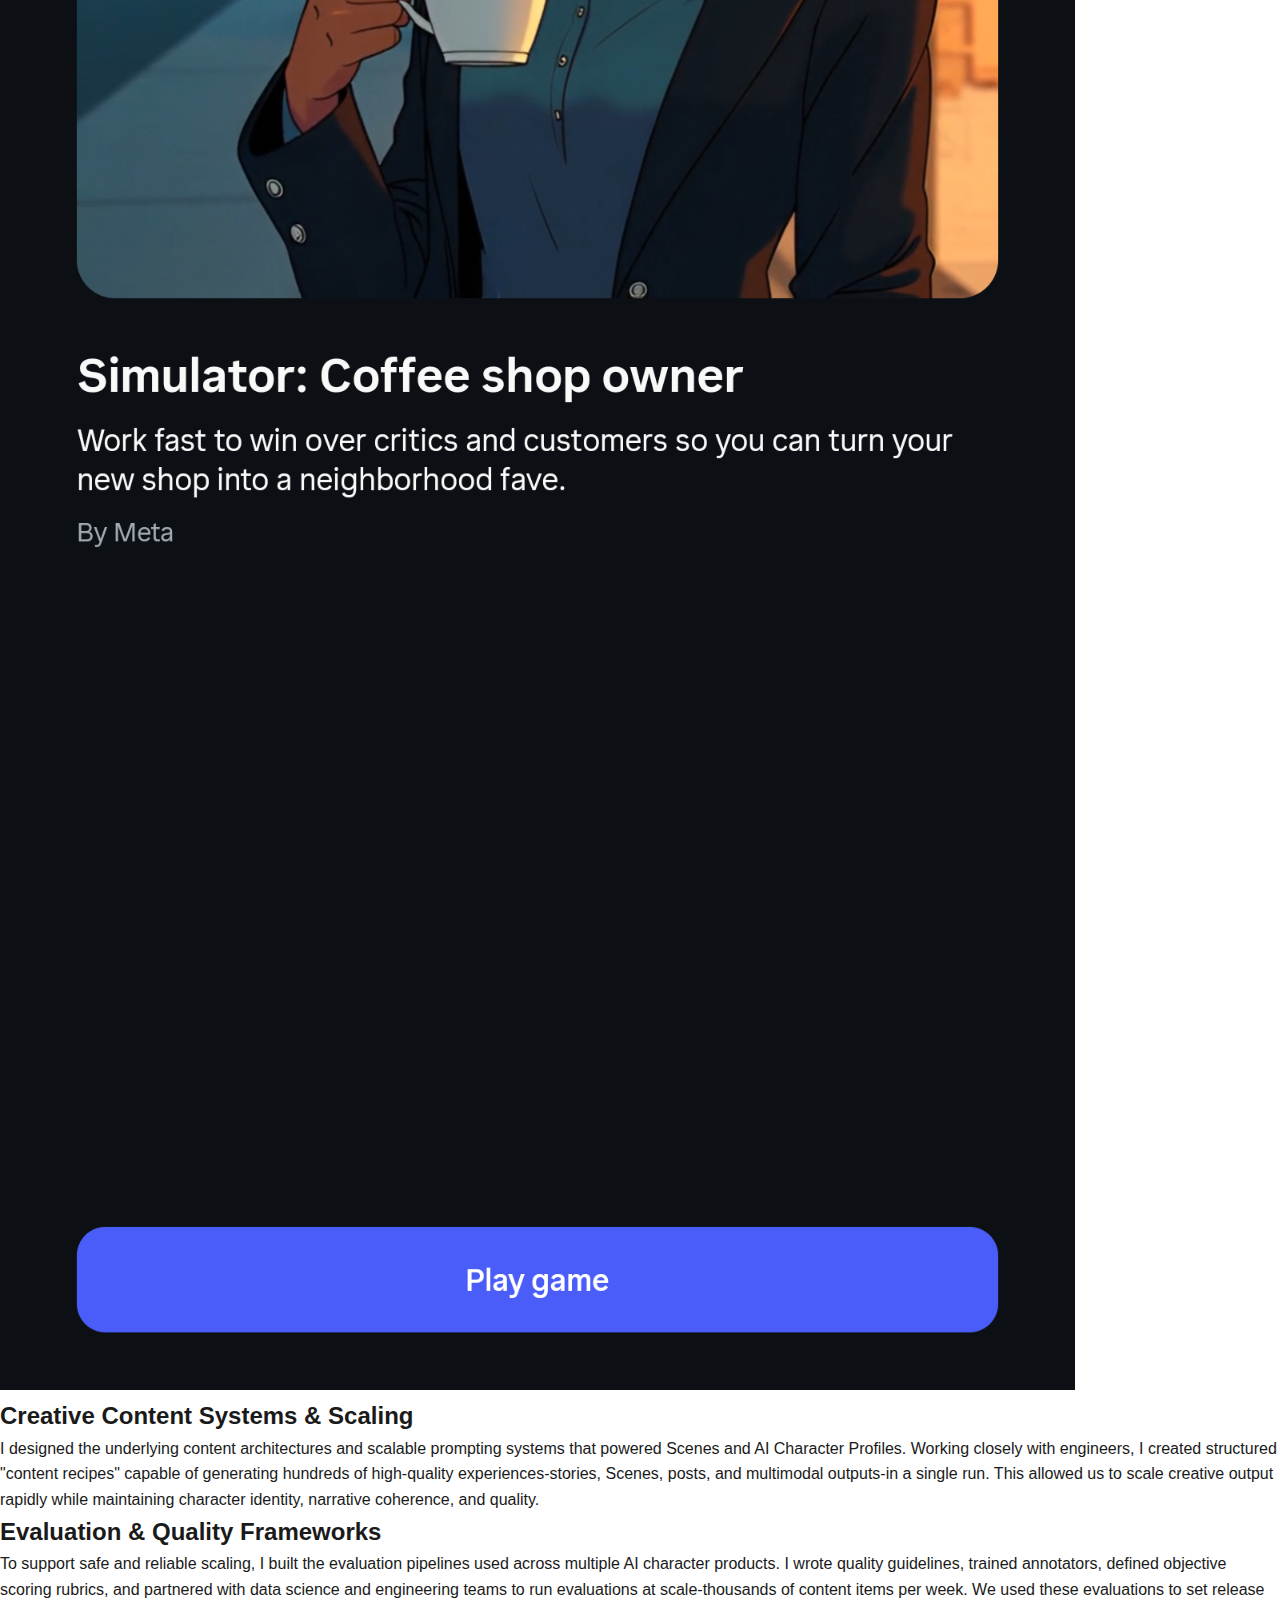
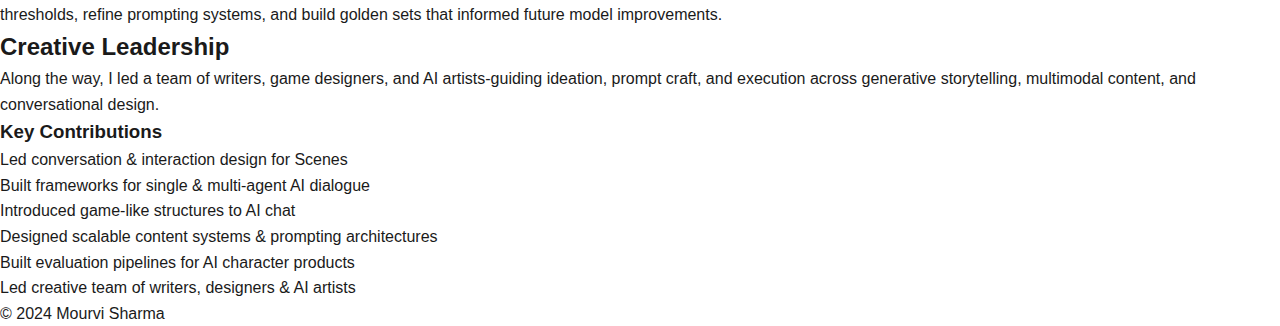
<file: meta.html>
<!DOCTYPE html>
<html lang="en">
<head>
    <meta charset="UTF-8">
    <meta name="viewport" content="width=device-width, initial-scale=1.0">
    <title>Meta's AI Character Products - Mourvi Sharma</title>
    <link rel="stylesheet" href="styles.css">
</head>
<body>
    <nav>
        <ul>
            <li><a href="index.html">About</a></li>
            <li><a href="index.html#work">Work</a></li>
            <li><a href="index.html#contact">Contact</a></li>
            <li><a href="https://www.linkedin.com/in/mourvi/" target="_blank">LinkedIn</a></li>
            <li><a href="https://medium.com/@mourviandbhamini" target="_blank">Blog</a></li>
        </ul>
    </nav>

    <div class="project-hero">
        <a href="index.html#work" class="back-link">← Back to Work</a>
        <h1>Meta's AI Character Products</h1>
        <p class="project-subtitle">Content Strategy and Conversation Design</p>
    </div>

    <div class="container">
        <div class="project-layout">
            <!-- Main Content -->
            <div class="project-main-content">
                <section class="project-section">
                    <h2>Overview</h2>
                    <p>At Meta, I worked on the AI Characters ecosystem, focusing on how to make conversational AI more structured, expressive, and scalable across Instagram and Facebook. My role sat at the intersection of conversation design, game design, creative content systems, and evaluative quality.</p>
                </section>

                <div class="image-grid" style="grid-template-columns: repeat(3, 1fr);">
                    <img src="alt/Meta%20images/a.png" alt="AI conversation design">
                    <img src="alt/Meta%20images/b.png" alt="AI interaction patterns">
                    <img src="alt/Meta%20images/d.png" alt="AI content strategy">
                </div>

                <section class="project-section">
                    <h2>Conversation Design and Content Strategy</h2>
                    <p>I led the conversational and interaction design for Scenes, a structured AI format that replaces open-ended chat with guided, purposeful experiences. I built the underlying frameworks for how AI characters speak to users-and to each other-in both single-agent and multi-agent contexts. These included dialogue flows, turn-taking patterns, role-play scaffolds, and system prompts that shaped tone, pacing, and intent. The result: AI interactions that feel smoother, more intentional, and more engaging.</p>
                </section>

                <div class="image-grid" style="grid-template-columns: 1fr 1fr; gap: 0.25rem;">
                    <img src="alt/Meta%20images/Monster gossip.png" alt="Monster Gossip" style="width: 100%; height: 500px; object-fit: contain;">
                    <img src="alt/Meta%20images/Monster gossip conversation.png" alt="Monster Gossip Conversation" style="width: 100%; height: 500px; object-fit: cover;">
                </div>

                <section class="project-section">
                    <h2>Game-Informed Conversational Experiences</h2>
                    <p>Drawing on my background in games, I introduced game-like structures into AI chat-to give users clear goals, progression, and agency. I helped pilot game-like interactions with AI characters inspired by mini RPGs and visual novel-style games.</p>

                    <p>These experiences helped transform conversational AI from passive back-and-forth into interactive play and narrative-driven engagement.</p>
                </section>

                <div class="image-grid" style="grid-template-columns: repeat(2, 1fr);">
                    <img src="alt/Meta%20images/1.png" alt="AI Design 1">
                    <img src="alt/Meta%20images/2.png" alt="AI Design 2">
                </div>

                <section class="project-section">
                    <h2>Creative Content Systems & Scaling</h2>
                    <p>I designed the underlying content architectures and scalable prompting systems that powered Scenes and AI Character Profiles. Working closely with engineers, I created structured "content recipes" capable of generating hundreds of high-quality experiences-stories, Scenes, posts, and multimodal outputs-in a single run. This allowed us to scale creative output rapidly while maintaining character identity, narrative coherence, and quality.</p>
                </section>

                <section class="project-section">
                    <h2>Evaluation & Quality Frameworks</h2>
                    <p>To support safe and reliable scaling, I built the evaluation pipelines used across multiple AI character products. I wrote quality guidelines, trained annotators, defined objective scoring rubrics, and partnered with data science and engineering teams to run evaluations at scale-thousands of content items per week. We used these evaluations to set release thresholds, refine prompting systems, and build golden sets that informed future model improvements.</p>
                </section>

                <section class="project-section">
                    <h2>Creative Leadership</h2>
                    <p>Along the way, I led a team of writers, game designers, and AI artists-guiding ideation, prompt craft, and execution across generative storytelling, multimodal content, and conversational design.</p>
                </section>
            </div>

            <!-- Sidebar -->
            <aside class="project-sidebar">
                <div class="sidebar-section">
                    <h3>Key Contributions</h3>
                    <ul class="sidebar-list">
                        <li>Led conversation & interaction design for Scenes</li>
                        <li>Built frameworks for single & multi-agent AI dialogue</li>
                        <li>Introduced game-like structures to AI chat</li>
                        <li>Designed scalable content systems & prompting architectures</li>
                        <li>Built evaluation pipelines for AI character products</li>
                        <li>Led creative team of writers, designers & AI artists</li>
                    </ul>
                </div>
            </aside>
        </div>
    </div>

    <footer>
        <p>&copy; 2024 Mourvi Sharma</p>
    </footer>
</body>
</html>
</file>
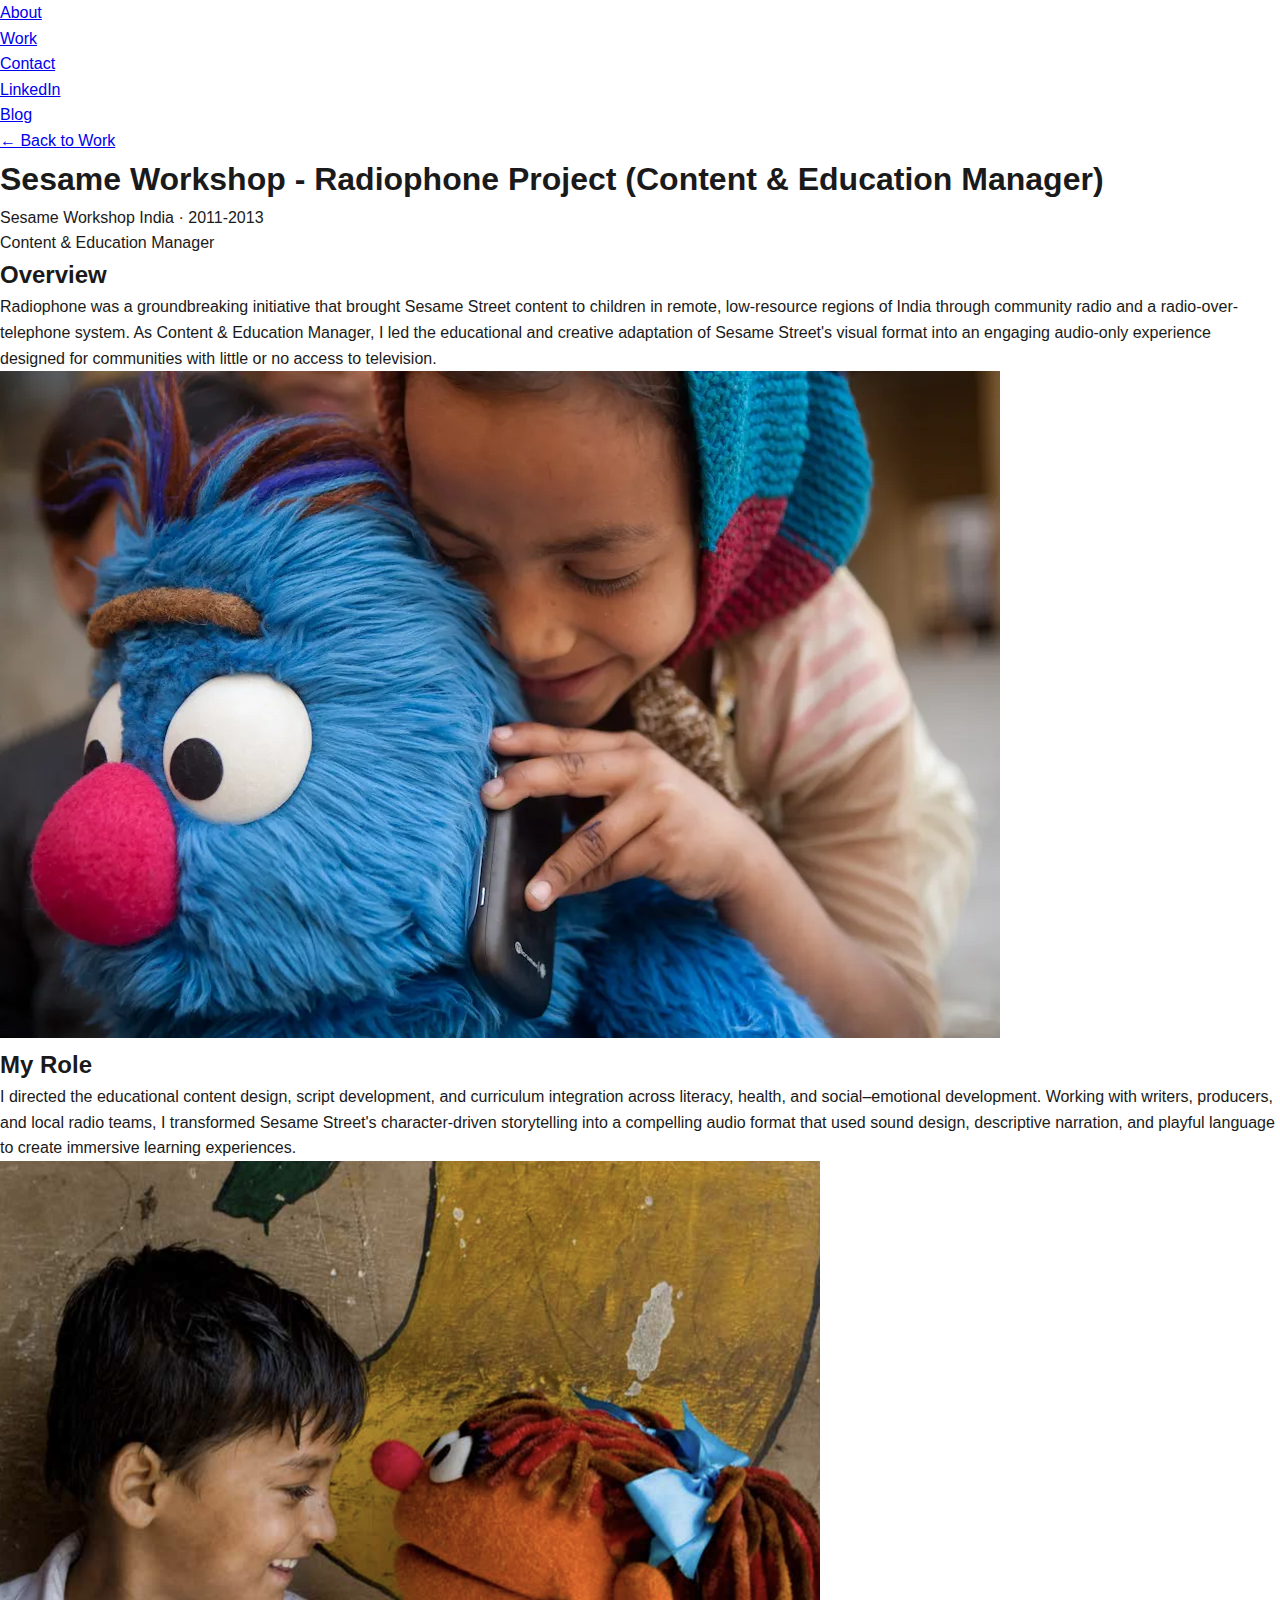
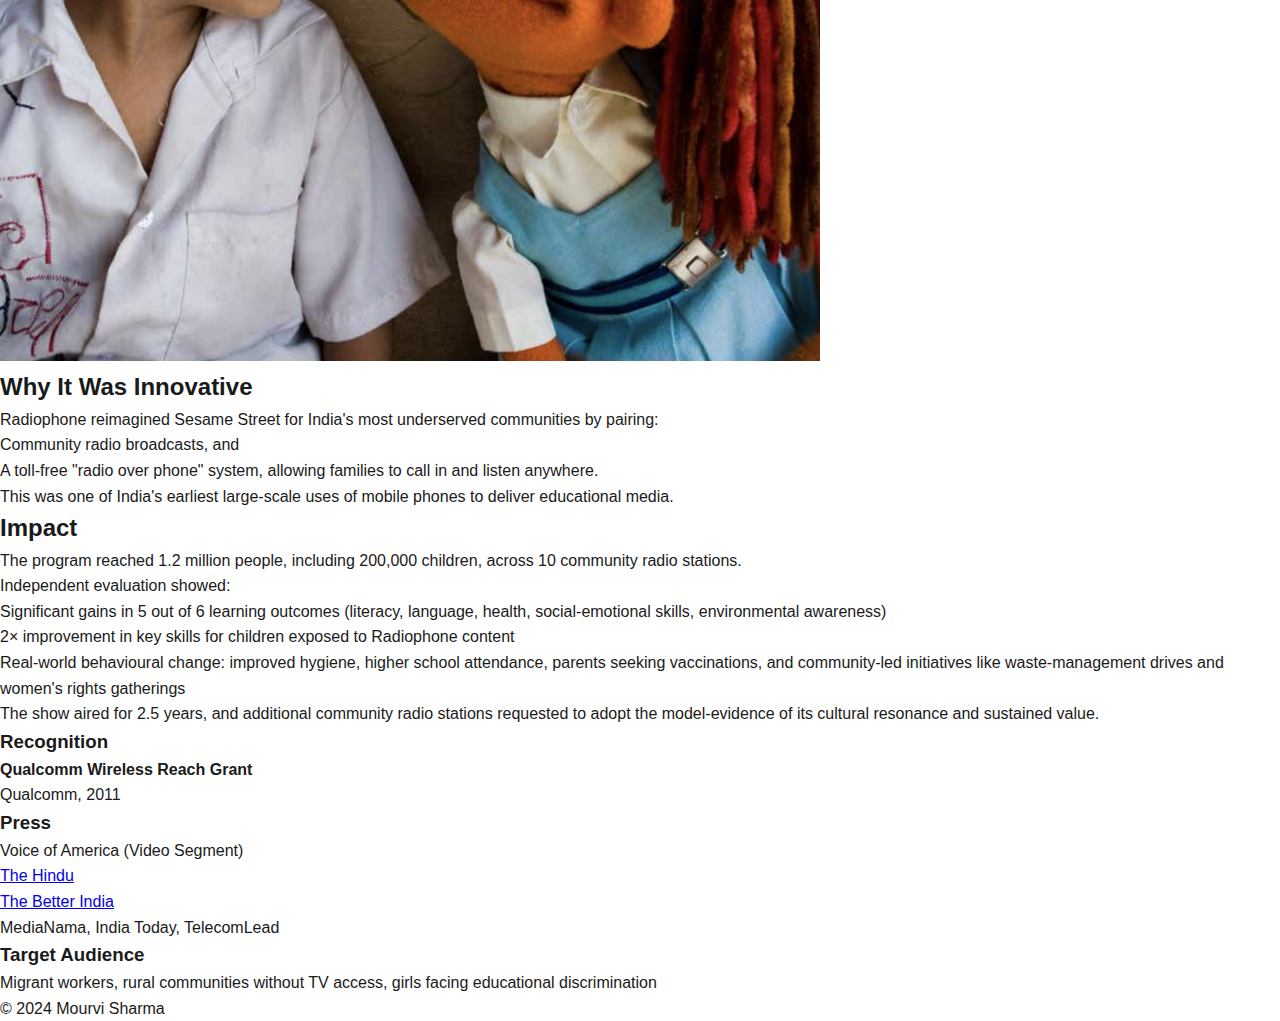
<file: radiophone.html>
<!DOCTYPE html>
<html lang="en">
<head>
    <meta charset="UTF-8">
    <meta name="viewport" content="width=device-width, initial-scale=1.0">
    <title>Sesame Street: Radiophone - Mourvi Sharma</title>
    <link rel="stylesheet" href="styles.css">
</head>
<body>
    <nav>
        <ul>
            <li><a href="alt/index.html">About</a></li>
            <li><a href="alt/index.html#work">Work</a></li>
            <li><a href="alt/index.html#contact">Contact</a></li>
            <li><a href="https://www.linkedin.com/in/mourvi/" target="_blank">LinkedIn</a></li>
            <li><a href="https://medium.com/@mourviandbhamini" target="_blank">Blog</a></li>
        </ul>
    </nav>

    <div class="project-hero">
        <a href="alt/index.html#work" class="back-link">← Back to Work</a>
        <h1>Sesame Workshop - Radiophone Project (Content & Education Manager)</h1>
        <p class="project-subtitle">Sesame Workshop India · 2011-2013</p>
        <p class="project-subtitle">Content & Education Manager</p>
    </div>

    <div class="container">
        <div class="project-layout">
            <!-- Main Content -->
            <div class="project-main-content">
                <section class="project-section">
                    <h2>Overview</h2>
                    <p>Radiophone was a groundbreaking initiative that brought Sesame Street content to children in remote, low-resource regions of India through community radio and a radio-over-telephone system. As Content & Education Manager, I led the educational and creative adaptation of Sesame Street's visual format into an engaging audio-only experience designed for communities with little or no access to television.</p>
                </section>

                <div class="image-gallery">
                    <img src="images/Sesame Radiophone/1_tADgaJ1QngmGvSppLFJWQA.webp" alt="Radiophone project community engagement">
                </div>

                <section class="project-section">
                    <h2>My Role</h2>
                    <p>I directed the educational content design, script development, and curriculum integration across literacy, health, and social–emotional development. Working with writers, producers, and local radio teams, I transformed Sesame Street's character-driven storytelling into a compelling audio format that used sound design, descriptive narration, and playful language to create immersive learning experiences.</p>
                </section>

                <div class="image-gallery">
                    <img src="images/Sesame Radiophone/screen-shot-2019-07-28-at-10-27-32-pm_orig.png" alt="Radio broadcast setup">
                </div>

                <section class="project-section">
                    <h2>Why It Was Innovative</h2>
                    <p>Radiophone reimagined Sesame Street for India's most underserved communities by pairing:</p>
                    <ul class="feature-list">
                        <li>Community radio broadcasts, and</li>
                        <li>A toll-free "radio over phone" system, allowing families to call in and listen anywhere.</li>
                    </ul>
                    <p>This was one of India's earliest large-scale uses of mobile phones to deliver educational media.</p>
                </section>

                <section class="project-section">
                    <h2>Impact</h2>
                    <p>The program reached 1.2 million people, including 200,000 children, across 10 community radio stations.</p>

                    <p>Independent evaluation showed:</p>
                    <ul class="feature-list">
                        <li>Significant gains in 5 out of 6 learning outcomes (literacy, language, health, social-emotional skills, environmental awareness)</li>
                        <li>2× improvement in key skills for children exposed to Radiophone content</li>
                        <li>Real-world behavioural change: improved hygiene, higher school attendance, parents seeking vaccinations, and community-led initiatives like waste-management drives and women's rights gatherings</li>
                    </ul>

                    <p>The show aired for 2.5 years, and additional community radio stations requested to adopt the model-evidence of its cultural resonance and sustained value.</p>
                </section>
            </div>

            <!-- Sidebar -->
            <aside class="project-sidebar">
                <div class="sidebar-section">
                    <h3>Recognition</h3>
                    <div class="sidebar-award">
                        <h4>Qualcomm Wireless Reach Grant</h4>
                        <p>Qualcomm, 2011</p>
                    </div>
                </div>

                <div class="sidebar-section">
                    <h3>Press</h3>
                    <div class="sidebar-press-item">
                        <a>Voice of America (Video Segment)</a>
                    </div>
                    <div class="sidebar-press-item">
                        <a href="https://www.thehindu.com/features/metroplus/radio-and-tv/spread-the-reach/article4469538.ece" target="_blank">The Hindu</a>
                    </div>
                    <div class="sidebar-press-item">
                        <a href="https://www.thebetterindia.com/68292/community-radio-gali-gali-sim-sim-sesame-india/" target="_blank">The Better India</a>
                    </div>
                    <div class="sidebar-press-item">
                        <a>MediaNama, India Today, TelecomLead</a>
                    </div>
                </div>

                <div class="sidebar-section">
                    <h3>Target Audience</h3>
                    <p>Migrant workers, rural communities without TV access, girls facing educational discrimination</p>
                </div>
            </aside>
        </div>
    </div>

    <footer>
        <p>&copy; 2024 Mourvi Sharma</p>
    </footer>
</body>
</html>
</file>
<file: styles-main.css>
/* Reset and Base Styles */
* {
    margin: 0;
    padding: 0;
    box-sizing: border-box;
}

html {
    scroll-behavior: smooth;
}

body {
    font-family: -apple-system, BlinkMacSystemFont, 'Segoe UI', 'Helvetica Neue', Arial, sans-serif;
    line-height: 1.6;
    color: #1a1a1a;
    background: #ffffff;
    font-size: 16px;
    -webkit-font-smoothing: antialiased;
    -moz-osx-font-smoothing: grayscale;
}

/* Navigation */
.navbar {
    position: fixed;
    top: 0;
    left: 0;
    right: 0;
    background: rgba(255, 255, 255, 0.98);
    backdrop-filter: blur(10px);
    border-bottom: 1px solid rgba(0, 0, 0, 0.08);
    z-index: 1000;
    padding: 1rem 0;
}

.nav-container {
    max-width: 1200px;
    margin: 0 auto;
    padding: 0 2rem;
    display: flex;
    justify-content: space-between;
    align-items: center;
}

.logo {
    font-size: 1.1rem;
    font-weight: 500;
    color: #1a1a1a;
    text-decoration: none;
    transition: color 0.3s ease;
}

.logo:hover {
    color: #0066cc;
}

.nav-links {
    display: flex;
    gap: 2rem;
}

.nav-links a {
    color: #666;
    text-decoration: none;
    font-size: 0.95rem;
    transition: color 0.3s ease;
    font-weight: 400;
}

.nav-links a:hover {
    color: #1a1a1a;
}

/* Main Content */
main {
    margin-top: 80px;
}

/* Hero + About Combined Section */
.hero-about-section {
    background: linear-gradient(135deg, #f8f9fa 0%, #e9ecef 100%);
    padding: 2rem 0;
    position: relative;
    min-height: calc(100vh - 80px);
    display: flex;
    align-items: center;
}

.hero-about-container {
    max-width: 1400px;
    margin: 0 auto;
    padding: 0 2rem;
    display: grid;
    grid-template-columns: 400px 1fr;
    gap: 4rem;
    align-items: start;
}

/* Left Column - Hero */
.hero-left {
    position: sticky;
    top: 100px;
}

.hero-content {
    text-align: center;
    margin-bottom: 2rem;
}

.profile-badge {
    margin-bottom: 1.25rem;
    display: inline-block;
}

.profile-image {
    width: 160px;
    height: 160px;
    border-radius: 50%;
    object-fit: cover;
    border: 4px solid #ffffff;
    box-shadow: 0 10px 40px rgba(0, 0, 0, 0.1);
}

.hero-title {
    font-size: 1.35rem;
    color: #666;
    margin-bottom: 1rem;
    font-weight: 400;
}

.hero-tagline {
    font-size: 0.9rem;
    color: #444;
    line-height: 1.6;
    margin: 0 auto;
}

/* Company Logos */
.company-logos {
    background: white;
    border-radius: 12px;
    padding: 1.25rem;
    box-shadow: 0 4px 20px rgba(0, 0, 0, 0.06);
}

.company-logos h3 {
    text-align: center;
    font-size: 0.65rem;
    text-transform: uppercase;
    letter-spacing: 0.15em;
    color: #999;
    margin-bottom: 0.75rem;
    font-weight: 500;
}

.logos-grid {
    display: grid;
    grid-template-columns: repeat(3, 1fr);
    gap: 0.4rem;
    align-items: center;
}

.logo-item {
    display: flex;
    align-items: center;
    justify-content: center;
    padding: 0.4rem;
    transition: transform 0.3s ease;
}

.logo-item:hover {
    transform: translateY(-4px);
}

.logo-item img {
    max-width: 100%;
    max-height: 140px;
    width: auto;
    height: auto;
    object-fit: contain;
    transition: transform 0.3s ease;
}

/* Right Column - About */
.about-right {
    background: white;
    border-radius: 12px;
    padding: 2rem;
    box-shadow: 0 4px 20px rgba(0, 0, 0, 0.06);
    max-height: calc(100vh - 180px);
    overflow-y: auto;
}

.about-title {
    font-size: 1.25rem;
    font-weight: 500;
    margin-bottom: 1.5rem;
    color: #1a1a1a;
    letter-spacing: -0.01em;
}

.about-content {
    max-width: 100%;
}

/* Section Styles */
.section-container {
    max-width: 1200px;
    margin: 0 auto;
    padding: 0 2rem;
}

.section-title {
    font-size: 1.75rem;
    font-weight: 500;
    margin-bottom: 2.5rem;
    color: #1a1a1a;
    letter-spacing: -0.01em;
}

.about-text {
    font-size: 0.95rem;
    line-height: 1.7;
    color: #444;
    margin-bottom: 1.25rem;
}

.about-text.highlight {
    color: #1a1a1a;
    font-weight: 500;
}

/* Achievements Container */
.achievements-container {
    max-width: 1400px;
    margin: 4rem auto 0;
    padding: 0 2rem;
}

/* Achievements Grid */
.achievements-grid {
    display: grid;
    grid-template-columns: repeat(4, 1fr);
    gap: 2rem;
}

.achievement-card {
    background: linear-gradient(135deg, #f8f9fa 0%, #e9ecef 100%);
    padding: 2rem;
    border-radius: 12px;
    text-align: center;
    transition: transform 0.3s ease, box-shadow 0.3s ease;
}

.achievement-card:hover {
    transform: translateY(-4px);
    box-shadow: 0 8px 24px rgba(0, 0, 0, 0.1);
}

.achievement-number {
    font-size: 2.5rem;
    font-weight: 700;
    color: #0066cc;
    margin-bottom: 0.5rem;
}

.achievement-label {
    font-size: 0.95rem;
    color: #666;
    line-height: 1.4;
}

/* Work Section */
.work-section {
    padding: 6rem 0;
    background: #fafafa;
}

/* Featured Project */
.featured-project {
    display: grid;
    grid-template-columns: 1fr 1fr;
    gap: 3rem;
    background: white;
    border-radius: 16px;
    overflow: hidden;
    margin-bottom: 4rem;
    text-decoration: none;
    color: inherit;
    box-shadow: 0 4px 20px rgba(0, 0, 0, 0.08);
    transition: transform 0.3s ease, box-shadow 0.3s ease;
}

.featured-project:hover {
    transform: translateY(-8px);
    box-shadow: 0 12px 40px rgba(0, 0, 0, 0.12);
}

.featured-image {
    position: relative;
    overflow: hidden;
    background: #f0f0f0;
}

.featured-image img {
    width: 100%;
    height: 100%;
    object-fit: cover;
    transition: transform 0.5s ease;
}

.featured-project:hover .featured-image img {
    transform: scale(1.05);
}

.featured-content {
    padding: 3rem;
    display: flex;
    flex-direction: column;
    justify-content: center;
}

.project-meta-tags {
    display: flex;
    gap: 0.5rem;
    margin-bottom: 1rem;
}

.tag {
    display: inline-block;
    padding: 0.4rem 0.8rem;
    background: #e3f2fd;
    color: #0066cc;
    border-radius: 6px;
    font-size: 0.65rem;
    font-weight: 500;
    text-transform: uppercase;
    letter-spacing: 0.08em;
}

.project-title {
    font-size: 1.5rem;
    font-weight: 500;
    margin-bottom: 0.5rem;
    color: #1a1a1a;
}

.project-company {
    color: #666;
    margin-bottom: 1rem;
    font-size: 0.9rem;
}

.project-description {
    font-size: 0.95rem;
    line-height: 1.7;
    color: #444;
    margin-bottom: 1.5rem;
}

.project-skills {
    display: flex;
    flex-wrap: wrap;
    gap: 0.5rem;
}

.skill-tag {
    padding: 0.4rem 0.85rem;
    background: #f8f9fa;
    border-radius: 20px;
    font-size: 0.75rem;
    color: #666;
}

/* Projects Grid */
.projects-grid {
    display: grid;
    grid-template-columns: repeat(3, 1fr);
    gap: 2rem;
    margin-bottom: 3rem;
}

.project-card {
    background: white;
    border-radius: 12px;
    overflow: hidden;
    text-decoration: none;
    color: inherit;
    box-shadow: 0 2px 12px rgba(0, 0, 0, 0.06);
    transition: transform 0.3s ease, box-shadow 0.3s ease;
}

.project-card:hover {
    transform: translateY(-6px);
    box-shadow: 0 8px 24px rgba(0, 0, 0, 0.12);
}

.project-image {
    width: 100%;
    height: 240px;
    overflow: hidden;
    background: #f0f0f0;
}

.project-image img {
    width: 100%;
    height: 100%;
    object-fit: cover;
    transition: transform 0.5s ease;
}

.project-card:hover .project-image img {
    transform: scale(1.1);
}

.project-info {
    padding: 1.5rem;
}

.project-name {
    font-size: 1.1rem;
    font-weight: 500;
    margin-bottom: 0.25rem;
    color: #1a1a1a;
}

.project-org {
    font-size: 0.85rem;
    color: #999;
    margin-bottom: 1rem;
}

.project-brief {
    font-size: 0.9rem;
    line-height: 1.6;
    color: #666;
    margin-bottom: 1rem;
}

.project-tags {
    display: flex;
    flex-wrap: wrap;
    gap: 0.5rem;
}

.tag-sm {
    padding: 0.3rem 0.6rem;
    background: #f0f0f0;
    border-radius: 4px;
    font-size: 0.65rem;
    color: #666;
}

.view-all-link {
    display: inline-flex;
    align-items: center;
    gap: 0.5rem;
    color: #0066cc;
    text-decoration: none;
    font-weight: 500;
    font-size: 0.9rem;
    transition: gap 0.3s ease;
}

.view-all-link:hover {
    gap: 0.75rem;
}

/* Recognition Section */
.recognition-section {
    padding: 6rem 0;
    background: white;
}

.awards-list {
    display: grid;
    grid-template-columns: repeat(2, 1fr);
    gap: 2rem;
}

.award-item {
    padding: 2rem;
    background: #fafafa;
    border-radius: 12px;
    border-left: 4px solid #0066cc;
    transition: transform 0.3s ease;
}

.award-item:hover {
    transform: translateX(4px);
}

.award-name {
    font-size: 1.05rem;
    font-weight: 500;
    color: #1a1a1a;
    margin-bottom: 0.5rem;
}

.award-org {
    font-size: 0.9rem;
    color: #666;
}

/* Education Section */
.education-section {
    padding: 6rem 0;
    background: #fafafa;
}

.education-list {
    display: grid;
    grid-template-columns: repeat(2, 1fr);
    gap: 2rem;
}

.education-item {
    background: white;
    padding: 2rem;
    border-radius: 12px;
    box-shadow: 0 2px 12px rgba(0, 0, 0, 0.06);
}

.degree {
    font-size: 1.1rem;
    font-weight: 500;
    color: #1a1a1a;
    margin-bottom: 0.5rem;
}

.field {
    font-size: 0.95rem;
    color: #666;
    margin-bottom: 0.5rem;
}

.institution {
    font-size: 0.9rem;
    color: #999;
}

/* Contact Section */
.contact-section {
    padding: 6rem 0;
    background: white;
    text-align: center;
}

.contact-text {
    max-width: 600px;
    margin: 0 auto 2rem;
    font-size: 0.9rem;
    line-height: 1.7;
    color: #666;
}

.contact-email {
    display: inline-block;
    font-size: 1.25rem;
    font-weight: 400;
    color: #0066cc;
    text-decoration: none;
    transition: color 0.3s ease;
}

.contact-email:hover {
    color: #004499;
}

/* Footer */
.footer {
    background: #1a1a1a;
    color: white;
    padding: 2rem 0;
    text-align: center;
}

.footer-container {
    max-width: 1200px;
    margin: 0 auto;
    padding: 0 2rem;
}

.footer p {
    font-size: 0.75rem;
    color: rgba(255, 255, 255, 0.7);
}

/* Responsive Design */
@media (max-width: 1200px) {
    .hero-about-container {
        grid-template-columns: 360px 1fr;
        gap: 3rem;
    }

    .about-right {
        padding: 1.75rem;
    }
}

@media (max-width: 1024px) {
    .hero-about-section {
        min-height: auto;
        padding: 3rem 0;
    }

    .hero-about-container {
        grid-template-columns: 1fr;
        gap: 2rem;
    }

    .hero-left {
        position: static;
    }

    .about-right {
        max-height: none;
    }

    .section-title {
        font-size: 2rem;
    }

    .logos-grid {
        grid-template-columns: repeat(3, 1fr);
    }

    .featured-project {
        grid-template-columns: 1fr;
    }

    .projects-grid {
        grid-template-columns: repeat(2, 1fr);
    }

    .awards-list,
    .education-list {
        grid-template-columns: 1fr;
    }
}

@media (max-width: 768px) {
    .nav-links {
        gap: 1rem;
    }

    .nav-links a {
        font-size: 0.8rem;
    }

    .hero-about-section {
        padding: 2rem 0;
    }

    .hero-about-container {
        padding: 0 1.5rem;
    }

    .hero-title {
        font-size: 1.05rem;
    }

    .hero-tagline {
        font-size: 0.875rem;
    }

    .profile-image {
        width: 100px;
        height: 100px;
    }

    .logos-grid {
        grid-template-columns: repeat(2, 1fr);
        gap: 0.5rem;
    }

    .logo-item img {
        max-height: 100px;
    }

    .company-logos {
        padding: 1rem;
    }

    .about-right {
        padding: 1.5rem;
    }

    .about-title {
        font-size: 1.35rem;
    }

    .about-text {
        font-size: 0.875rem;
    }

    .section-container {
        padding: 0 1.5rem;
    }

    .section-title {
        font-size: 1.5rem;
        margin-bottom: 2rem;
    }

    .work-section,
    .recognition-section,
    .education-section,
    .contact-section {
        padding: 3rem 0;
    }

    .projects-grid {
        grid-template-columns: 1fr;
    }

    .featured-content {
        padding: 1.5rem;
    }

    .project-title {
        font-size: 1.35rem;
    }
}

@media (max-width: 480px) {
    .nav-container {
        padding: 0 1rem;
    }

    .logo {
        font-size: 1rem;
    }

    .nav-links {
        gap: 0.75rem;
    }

    .nav-links a {
        font-size: 0.75rem;
    }

    .hero-about-container {
        padding: 0 1rem;
    }

    .hero-title {
        font-size: 1rem;
    }

    .hero-tagline {
        font-size: 0.8rem;
    }

    .profile-image {
        width: 90px;
        height: 90px;
    }

    .logos-grid {
        grid-template-columns: 1fr;
        gap: 0.5rem;
    }

    .logo-item img {
        max-height: 80px;
    }

    .company-logos {
        padding: 1rem;
    }

    .about-right {
        padding: 1.25rem;
    }

    .about-title {
        font-size: 1.25rem;
    }

    .about-text {
        font-size: 0.8rem;
    }

    .section-title {
        font-size: 1.35rem;
    }

    .project-info {
        padding: 1rem;
    }

    .contact-email {
        font-size: 1.25rem;
    }
}
</file>
<file: styles.css>
/* Reset and Base Styles */
* {
    margin: 0;
    padding: 0;
    box-sizing: border-box;
}

html {
    scroll-behavior: smooth;
}

body {
    font-family: -apple-system, BlinkMacSystemFont, 'Segoe UI', 'Helvetica Neue', Arial, sans-serif;
    line-height: 1.6;
    color: #1a1a1a;
    background: #ffffff;
    font-size: 16px;
    -webkit-font-smoothing: antialiased;
    -moz-osx-font-smoothing: grayscale;
}

/* Navigation */
.navbar {
    position: fixed;
    top: 0;
    left: 0;
    right: 0;
    background: rgba(255, 255, 255, 0.98);
    backdrop-filter: blur(10px);
    border-bottom: 1px solid rgba(0, 0, 0, 0.08);
    z-index: 1000;
    padding: 1rem 0;
}

.nav-container {
    max-width: 1200px;
    margin: 0 auto;
    padding: 0 2rem;
    display: flex;
    justify-content: space-between;
    align-items: center;
}

.logo {
    font-size: 1.1rem;
    font-weight: 500;
    color: #1a1a1a;
    text-decoration: none;
    transition: color 0.3s ease;
}

.logo:hover {
    color: #0066cc;
}

.nav-links {
    display: flex;
    gap: 2rem;
}

.nav-links a {
    color: #666;
    text-decoration: none;
    font-size: 0.95rem;
    transition: color 0.3s ease;
    font-weight: 400;
}

.nav-links a:hover {
    color: #1a1a1a;
}

/* Main Content */
main {
    margin-top: 80px;
}

/* Hero + About Combined Section */
.hero-about-section {
    background: linear-gradient(135deg, #f8f9fa 0%, #e9ecef 100%);
    padding: 2rem 0;
    position: relative;
    min-height: calc(100vh - 80px);
    display: flex;
    align-items: center;
}

.hero-about-container {
    max-width: 1400px;
    margin: 0 auto;
    padding: 0 2rem;
    display: grid;
    grid-template-columns: 400px 1fr;
    gap: 4rem;
    align-items: start;
}

/* Left Column - Hero */
.hero-left {
    position: sticky;
    top: 100px;
}

.hero-content {
    text-align: center;
    margin-bottom: 2rem;
}

.profile-badge {
    margin-bottom: 1.25rem;
    display: inline-block;
}

.profile-image {
    width: 160px;
    height: 160px;
    border-radius: 50%;
    object-fit: cover;
    border: 4px solid #ffffff;
    box-shadow: 0 10px 40px rgba(0, 0, 0, 0.1);
}

.hero-title {
    font-size: 1.35rem;
    color: #666;
    margin-bottom: 1rem;
    font-weight: 400;
}

.hero-tagline {
    font-size: 0.9rem;
    color: #444;
    line-height: 1.6;
    margin: 0 auto;
}

/* Company Logos */
.company-logos {
    background: white;
    border-radius: 12px;
    padding: 1.25rem;
    box-shadow: 0 4px 20px rgba(0, 0, 0, 0.06);
}

.company-logos h3 {
    text-align: center;
    font-size: 0.65rem;
    text-transform: uppercase;
    letter-spacing: 0.15em;
    color: #999;
    margin-bottom: 0.75rem;
    font-weight: 500;
}

.logos-grid {
    display: grid;
    grid-template-columns: repeat(3, 1fr);
    gap: 0.4rem;
    align-items: center;
}

.logo-item {
    display: flex;
    align-items: center;
    justify-content: center;
    padding: 0.4rem;
    transition: transform 0.3s ease;
}

.logo-item:hover {
    transform: translateY(-4px);
}

.logo-item img {
    max-width: 100%;
    max-height: 140px;
    width: auto;
    height: auto;
    object-fit: contain;
    transition: transform 0.3s ease;
}

/* Right Column - About */
.about-right {
    background: white;
    border-radius: 12px;
    padding: 2rem;
    box-shadow: 0 4px 20px rgba(0, 0, 0, 0.06);
    max-height: calc(100vh - 180px);
    overflow-y: auto;
}

.about-title {
    font-size: 1.25rem;
    font-weight: 500;
    margin-bottom: 1.5rem;
    color: #1a1a1a;
    letter-spacing: -0.01em;
}

.about-content {
    max-width: 100%;
}

/* Section Styles */
.section-container {
    max-width: 1200px;
    margin: 0 auto;
    padding: 0 2rem;
}

.section-title {
    font-size: 1.75rem;
    font-weight: 500;
    margin-bottom: 2.5rem;
    color: #1a1a1a;
    letter-spacing: -0.01em;
}

.about-text {
    font-size: 0.95rem;
    line-height: 1.7;
    color: #444;
    margin-bottom: 1.25rem;
}

.about-text.highlight {
    color: #1a1a1a;
    font-weight: 500;
}

/* Achievements Container */
.achievements-container {
    max-width: 1400px;
    margin: 4rem auto 0;
    padding: 0 2rem;
}

/* Achievements Grid */
.achievements-grid {
    display: grid;
    grid-template-columns: repeat(4, 1fr);
    gap: 2rem;
}

.achievement-card {
    background: linear-gradient(135deg, #f8f9fa 0%, #e9ecef 100%);
    padding: 2rem;
    border-radius: 12px;
    text-align: center;
    transition: transform 0.3s ease, box-shadow 0.3s ease;
}

.achievement-card:hover {
    transform: translateY(-4px);
    box-shadow: 0 8px 24px rgba(0, 0, 0, 0.1);
}

.achievement-number {
    font-size: 2.5rem;
    font-weight: 700;
    color: #0066cc;
    margin-bottom: 0.5rem;
}

.achievement-label {
    font-size: 0.95rem;
    color: #666;
    line-height: 1.4;
}

/* Work Section */
.work-section {
    padding: 6rem 0;
    background: #fafafa;
}

/* Featured Project */
.featured-project {
    display: grid;
    grid-template-columns: 1fr 1fr;
    gap: 3rem;
    background: white;
    border-radius: 16px;
    overflow: hidden;
    margin-bottom: 4rem;
    text-decoration: none;
    color: inherit;
    box-shadow: 0 4px 20px rgba(0, 0, 0, 0.08);
    transition: transform 0.3s ease, box-shadow 0.3s ease;
}

.featured-project:hover {
    transform: translateY(-8px);
    box-shadow: 0 12px 40px rgba(0, 0, 0, 0.12);
}

.featured-image {
    position: relative;
    overflow: hidden;
    background: #f0f0f0;
}

.featured-image img {
    width: 100%;
    height: 100%;
    object-fit: cover;
    transition: transform 0.5s ease;
}

.featured-project:hover .featured-image img {
    transform: scale(1.05);
}

.featured-content {
    padding: 3rem;
    display: flex;
    flex-direction: column;
    justify-content: center;
}

.project-meta-tags {
    display: flex;
    gap: 0.5rem;
    margin-bottom: 1rem;
}

.tag {
    display: inline-block;
    padding: 0.4rem 0.8rem;
    background: #e3f2fd;
    color: #0066cc;
    border-radius: 6px;
    font-size: 0.65rem;
    font-weight: 500;
    text-transform: uppercase;
    letter-spacing: 0.08em;
}

.project-title {
    font-size: 1.5rem;
    font-weight: 500;
    margin-bottom: 0.5rem;
    color: #1a1a1a;
}

.project-company {
    color: #666;
    margin-bottom: 1rem;
    font-size: 0.9rem;
}

.project-description {
    font-size: 0.95rem;
    line-height: 1.7;
    color: #444;
    margin-bottom: 1.5rem;
}

.project-skills {
    display: flex;
    flex-wrap: wrap;
    gap: 0.5rem;
}

.skill-tag {
    padding: 0.4rem 0.85rem;
    background: #f8f9fa;
    border-radius: 20px;
    font-size: 0.75rem;
    color: #666;
}

/* Projects Grid */
.projects-grid {
    display: grid;
    grid-template-columns: repeat(3, 1fr);
    gap: 2rem;
    margin-bottom: 3rem;
}

.project-card {
    background: white;
    border-radius: 12px;
    overflow: hidden;
    text-decoration: none;
    color: inherit;
    box-shadow: 0 2px 12px rgba(0, 0, 0, 0.06);
    transition: transform 0.3s ease, box-shadow 0.3s ease;
}

.project-card:hover {
    transform: translateY(-6px);
    box-shadow: 0 8px 24px rgba(0, 0, 0, 0.12);
}

.project-image {
    width: 100%;
    height: 240px;
    overflow: hidden;
    background: #f0f0f0;
}

.project-image img {
    width: 100%;
    height: 100%;
    object-fit: cover;
    transition: transform 0.5s ease;
}

.project-card:hover .project-image img {
    transform: scale(1.1);
}

.project-info {
    padding: 1.5rem;
}

.project-name {
    font-size: 1.1rem;
    font-weight: 500;
    margin-bottom: 0.25rem;
    color: #1a1a1a;
}

.project-org {
    font-size: 0.85rem;
    color: #999;
    margin-bottom: 1rem;
}

.project-brief {
    font-size: 0.9rem;
    line-height: 1.6;
    color: #666;
    margin-bottom: 1rem;
}

.project-tags {
    display: flex;
    flex-wrap: wrap;
    gap: 0.5rem;
}

.tag-sm {
    padding: 0.3rem 0.6rem;
    background: #f0f0f0;
    border-radius: 4px;
    font-size: 0.65rem;
    color: #666;
}

.view-all-link {
    display: inline-flex;
    align-items: center;
    gap: 0.5rem;
    color: #0066cc;
    text-decoration: none;
    font-weight: 500;
    font-size: 0.9rem;
    transition: gap 0.3s ease;
}

.view-all-link:hover {
    gap: 0.75rem;
}

/* Recognition Section */
.recognition-section {
    padding: 6rem 0;
    background: white;
}

.awards-list {
    display: grid;
    grid-template-columns: repeat(2, 1fr);
    gap: 2rem;
}

.award-item {
    padding: 2rem;
    background: #fafafa;
    border-radius: 12px;
    border-left: 4px solid #0066cc;
    transition: transform 0.3s ease;
}

.award-item:hover {
    transform: translateX(4px);
}

.award-name {
    font-size: 1.05rem;
    font-weight: 500;
    color: #1a1a1a;
    margin-bottom: 0.5rem;
}

.award-org {
    font-size: 0.9rem;
    color: #666;
}

/* Education Section */
.education-section {
    padding: 6rem 0;
    background: #fafafa;
}

.education-list {
    display: grid;
    grid-template-columns: repeat(2, 1fr);
    gap: 2rem;
}

.education-item {
    background: white;
    padding: 2rem;
    border-radius: 12px;
    box-shadow: 0 2px 12px rgba(0, 0, 0, 0.06);
}

.degree {
    font-size: 1.1rem;
    font-weight: 500;
    color: #1a1a1a;
    margin-bottom: 0.5rem;
}

.field {
    font-size: 0.95rem;
    color: #666;
    margin-bottom: 0.5rem;
}

.institution {
    font-size: 0.9rem;
    color: #999;
}

/* Contact Section */
.contact-section {
    padding: 6rem 0;
    background: white;
    text-align: center;
}

.contact-text {
    max-width: 600px;
    margin: 0 auto 2rem;
    font-size: 0.9rem;
    line-height: 1.7;
    color: #666;
}

.contact-email {
    display: inline-block;
    font-size: 1.25rem;
    font-weight: 400;
    color: #0066cc;
    text-decoration: none;
    transition: color 0.3s ease;
}

.contact-email:hover {
    color: #004499;
}

/* Footer */
.footer {
    background: #1a1a1a;
    color: white;
    padding: 2rem 0;
    text-align: center;
}

.footer-container {
    max-width: 1200px;
    margin: 0 auto;
    padding: 0 2rem;
}

.footer p {
    font-size: 0.75rem;
    color: rgba(255, 255, 255, 0.7);
}

/* Responsive Design */
@media (max-width: 1200px) {
    .hero-about-container {
        grid-template-columns: 360px 1fr;
        gap: 3rem;
    }

    .about-right {
        padding: 1.75rem;
    }
}

@media (max-width: 1024px) {
    .hero-about-section {
        min-height: auto;
        padding: 3rem 0;
    }

    .hero-about-container {
        grid-template-columns: 1fr;
        gap: 2rem;
    }

    .hero-left {
        position: static;
    }

    .about-right {
        max-height: none;
    }

    .section-title {
        font-size: 2rem;
    }

    .logos-grid {
        grid-template-columns: repeat(3, 1fr);
    }

    .featured-project {
        grid-template-columns: 1fr;
    }

    .projects-grid {
        grid-template-columns: repeat(2, 1fr);
    }

    .awards-list,
    .education-list {
        grid-template-columns: 1fr;
    }
}

@media (max-width: 768px) {
    .nav-links {
        gap: 1rem;
    }

    .nav-links a {
        font-size: 0.8rem;
    }

    .hero-about-section {
        padding: 2rem 0;
    }

    .hero-about-container {
        padding: 0 1.5rem;
    }

    .hero-title {
        font-size: 1.05rem;
    }

    .hero-tagline {
        font-size: 0.875rem;
    }

    .profile-image {
        width: 100px;
        height: 100px;
    }

    .logos-grid {
        grid-template-columns: repeat(2, 1fr);
        gap: 0.5rem;
    }

    .logo-item img {
        max-height: 100px;
    }

    .company-logos {
        padding: 1rem;
    }

    .about-right {
        padding: 1.5rem;
    }

    .about-title {
        font-size: 1.35rem;
    }

    .about-text {
        font-size: 0.875rem;
    }

    .section-container {
        padding: 0 1.5rem;
    }

    .section-title {
        font-size: 1.5rem;
        margin-bottom: 2rem;
    }

    .work-section,
    .recognition-section,
    .education-section,
    .contact-section {
        padding: 3rem 0;
    }

    .projects-grid {
        grid-template-columns: 1fr;
    }

    .featured-content {
        padding: 1.5rem;
    }

    .project-title {
        font-size: 1.35rem;
    }
}

@media (max-width: 480px) {
    .nav-container {
        padding: 0 1rem;
    }

    .logo {
        font-size: 1rem;
    }

    .nav-links {
        gap: 0.75rem;
    }

    .nav-links a {
        font-size: 0.75rem;
    }

    .hero-about-container {
        padding: 0 1rem;
    }

    .hero-title {
        font-size: 1rem;
    }

    .hero-tagline {
        font-size: 0.8rem;
    }

    .profile-image {
        width: 90px;
        height: 90px;
    }

    .logos-grid {
        grid-template-columns: 1fr;
        gap: 0.5rem;
    }

    .logo-item img {
        max-height: 80px;
    }

    .company-logos {
        padding: 1rem;
    }

    .about-right {
        padding: 1.25rem;
    }

    .about-title {
        font-size: 1.25rem;
    }

    .about-text {
        font-size: 0.8rem;
    }

    .section-title {
        font-size: 1.35rem;
    }

    .project-info {
        padding: 1rem;
    }

    .contact-email {
        font-size: 1.25rem;
    }
}
</file>
